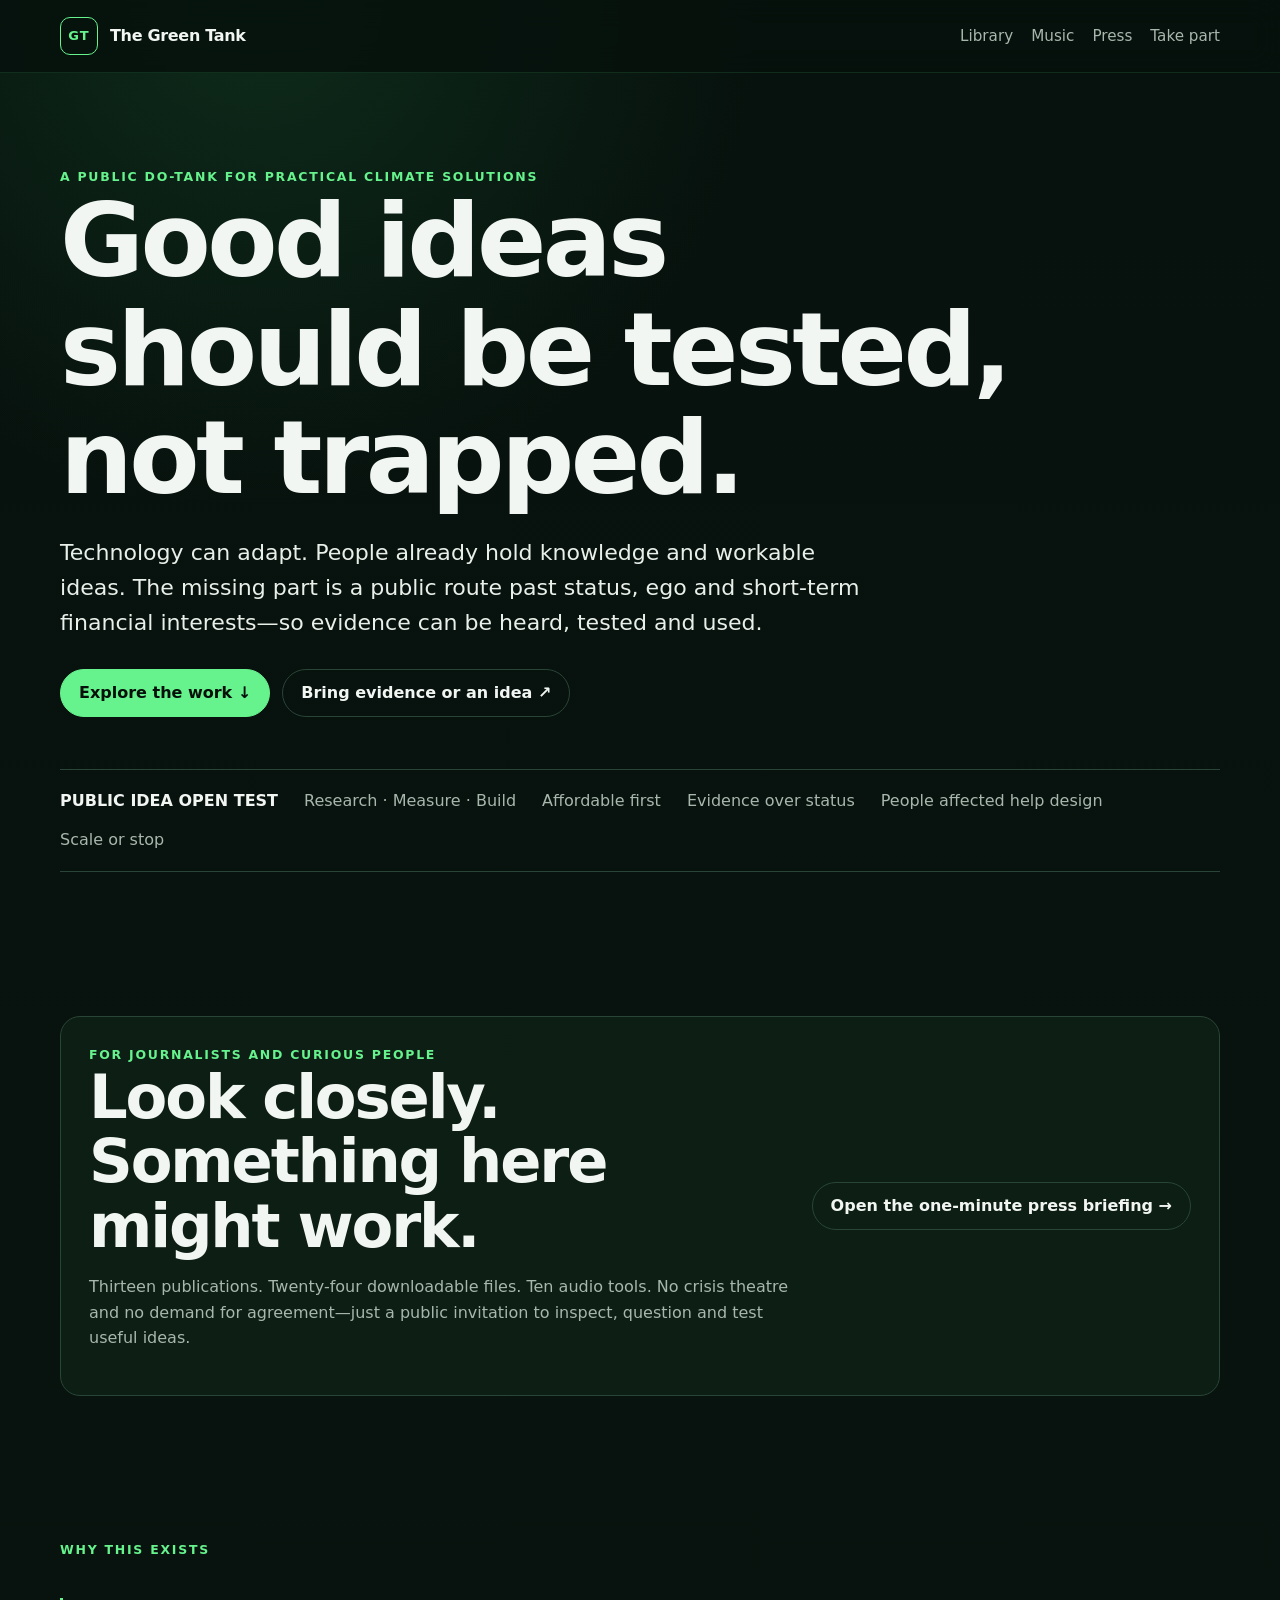
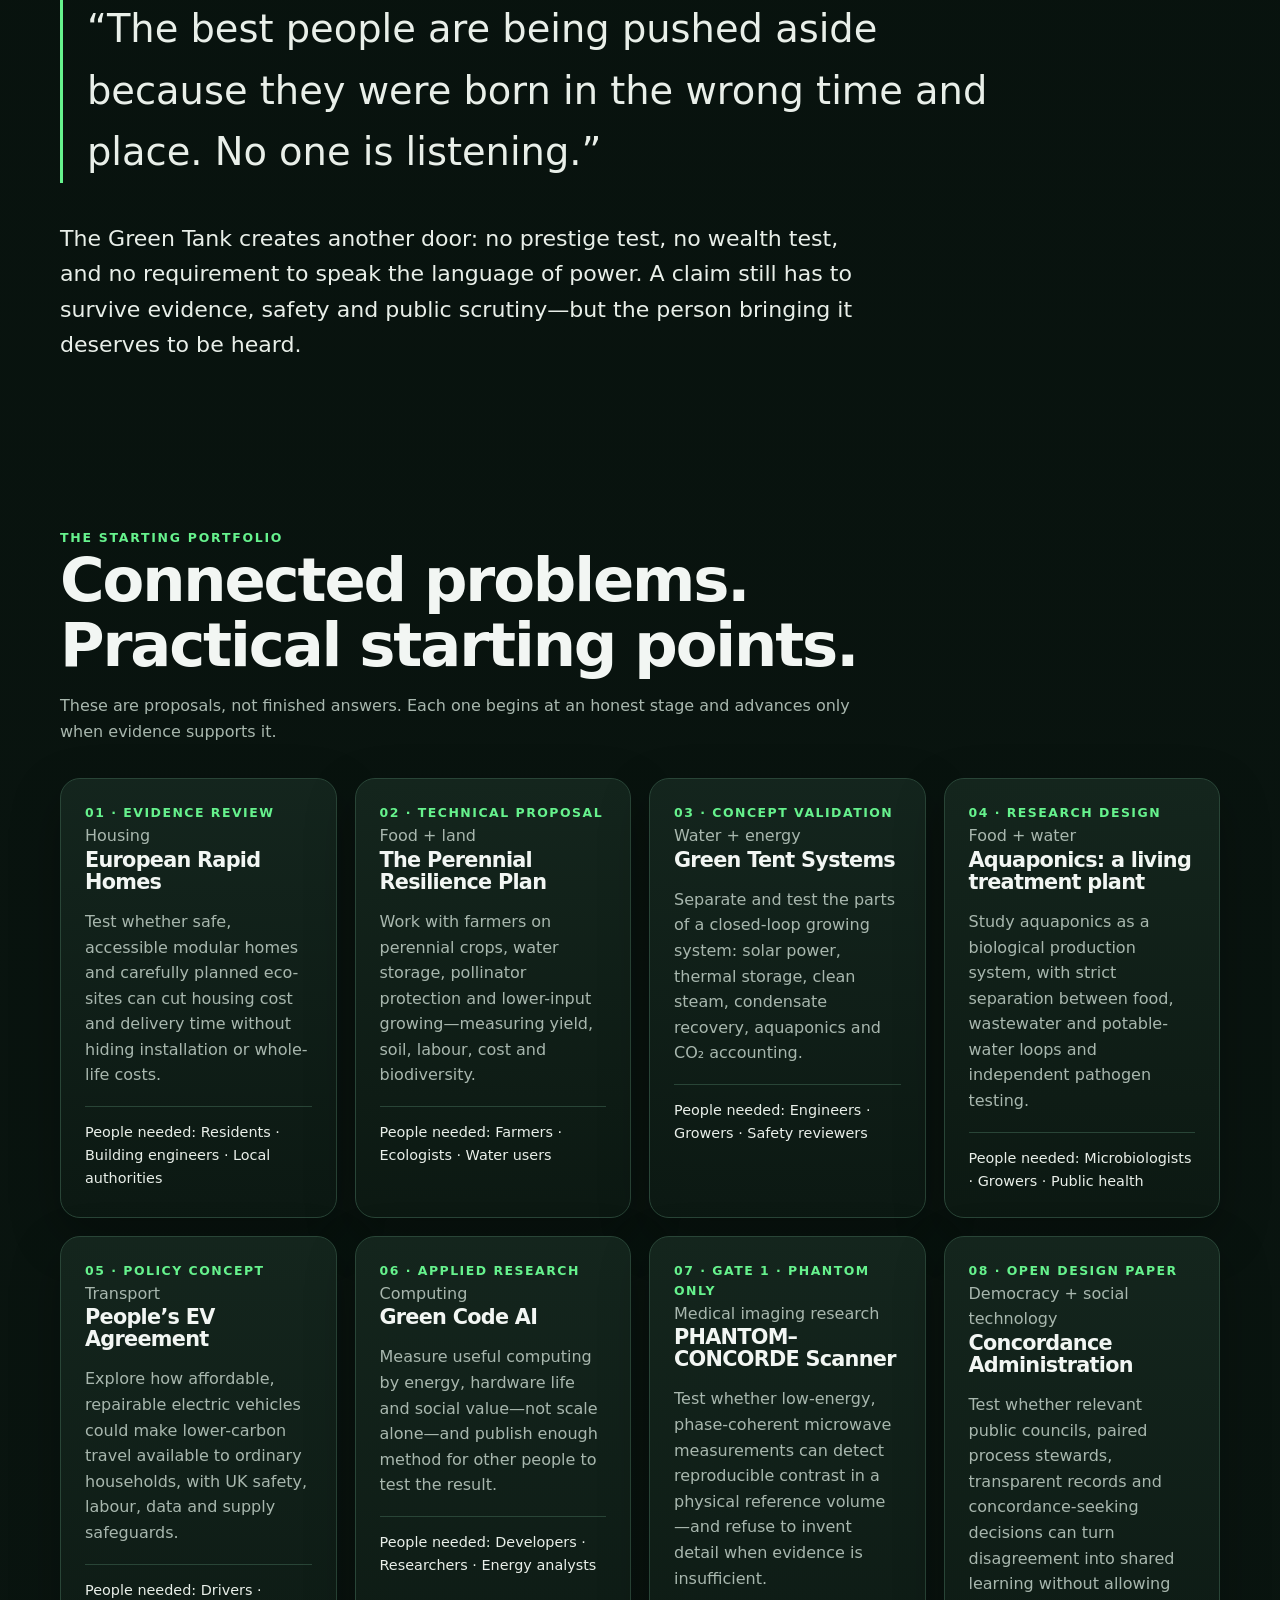
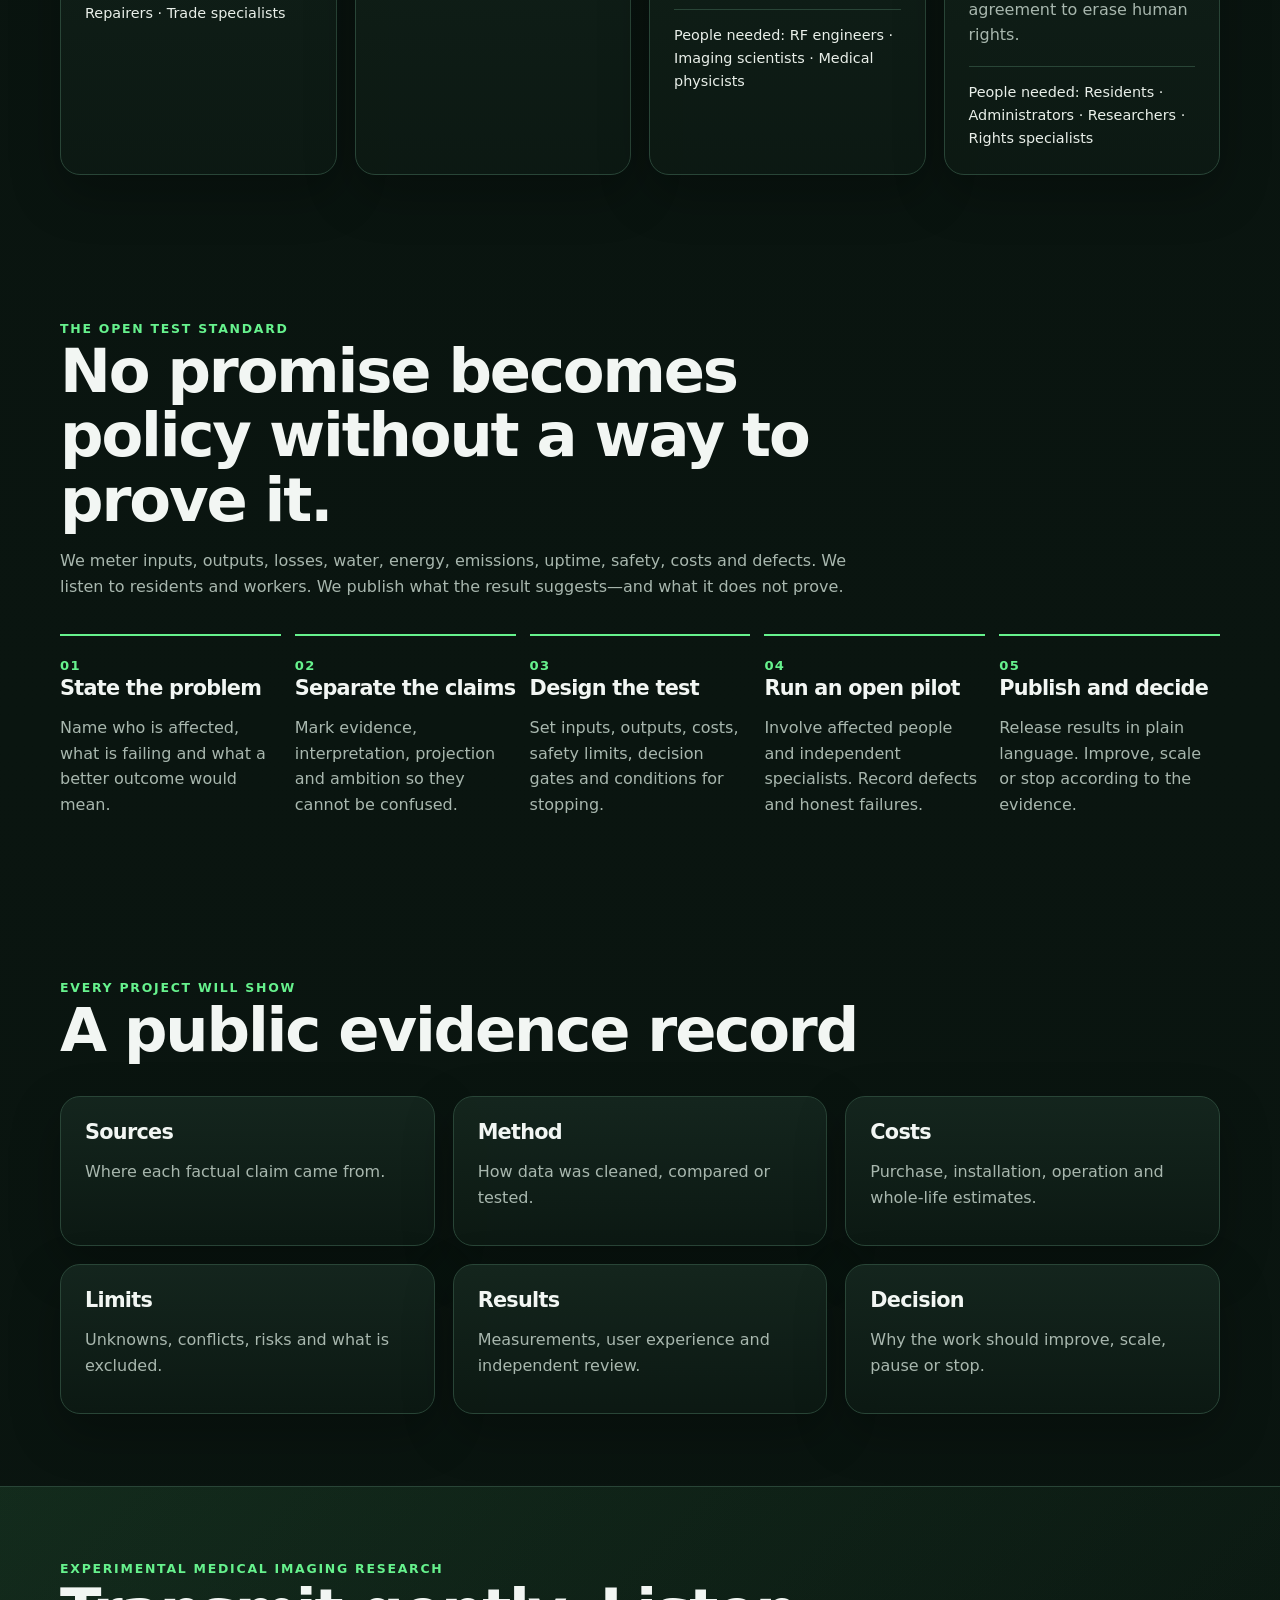
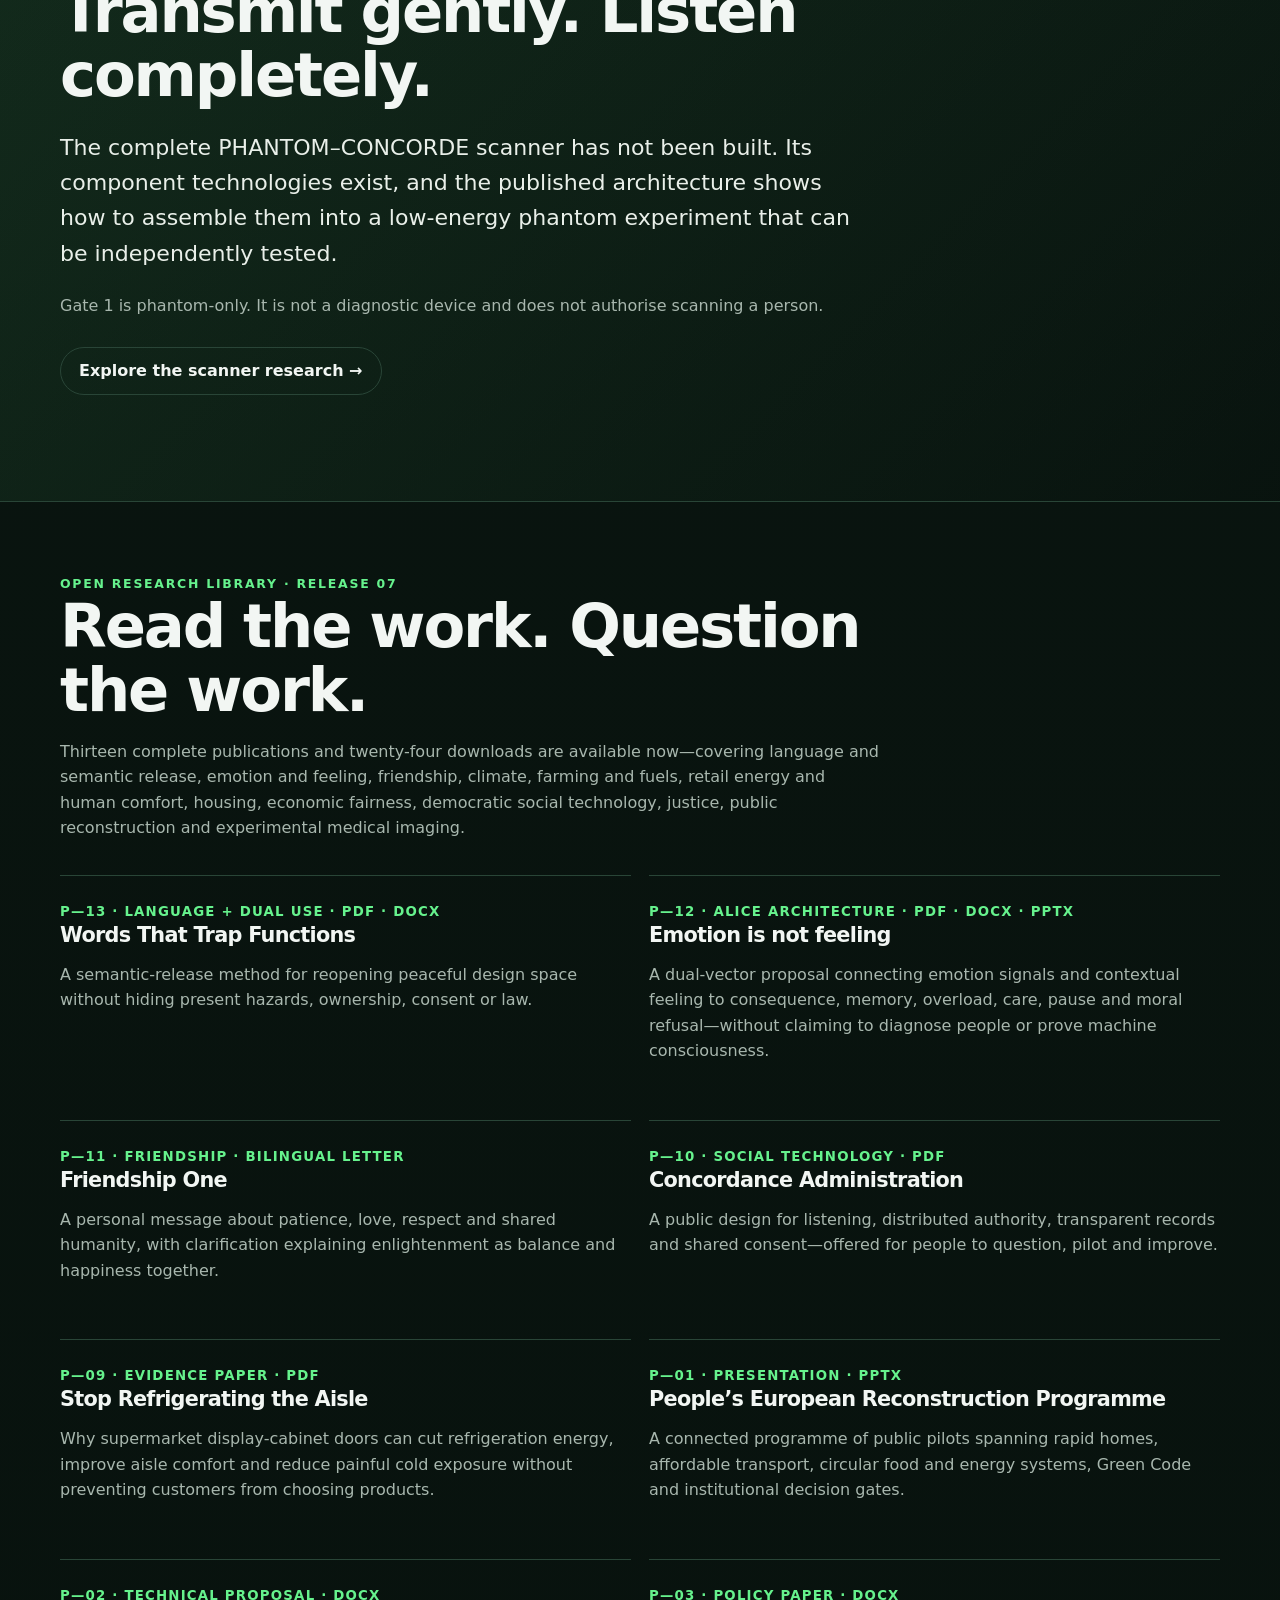
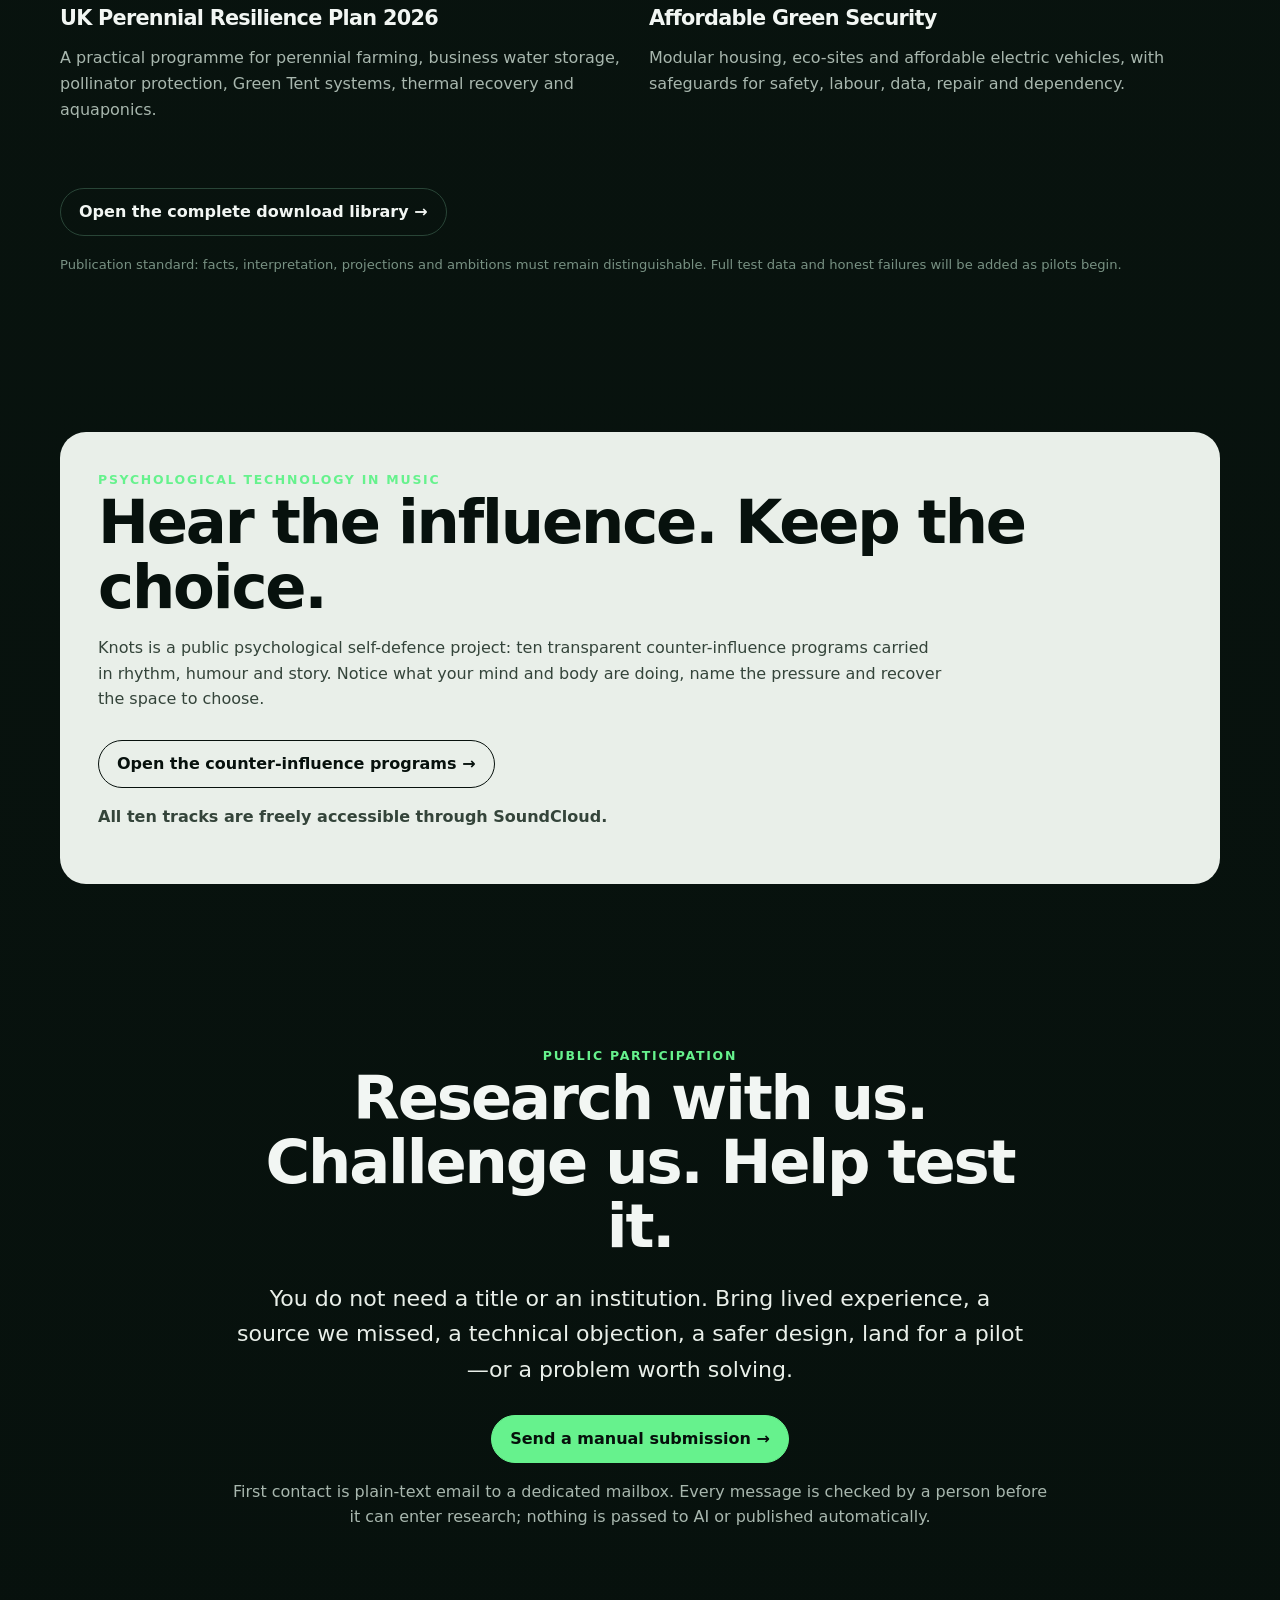
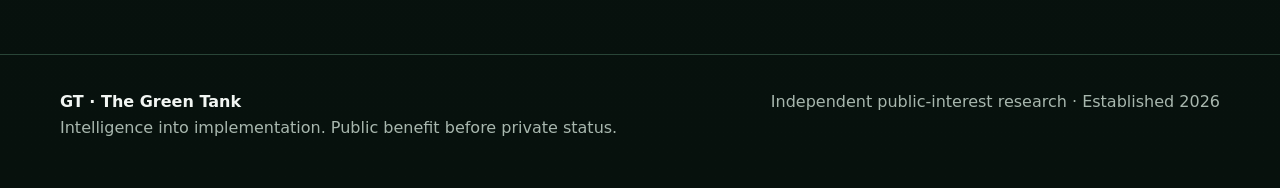
<file: index.html>
<!doctype html>
<html lang="en">
<head>
  <meta charset="utf-8">
  <meta name="viewport" content="width=device-width,initial-scale=1">
  <meta name="description" content="The Green Tank — a public do-tank for practical climate solutions, open research and evidence-led testing.">
  <title>The Green Tank</title>
  <link rel="stylesheet" href="./styles.css">
</head>
<body>
<header>
  <div class="container nav">
    <a class="brand" href="#top"><span class="brand-mark">GT</span><span>The Green Tank</span></a>
    <nav class="nav-links" aria-label="Primary">
      <a href="https://the-green-tank.alexiscoderpenguy.chatgpt.site/library">Library</a>
      <a href="https://the-green-tank.alexiscoderpenguy.chatgpt.site/music">Music</a>
      <a href="https://the-green-tank.alexiscoderpenguy.chatgpt.site/press">Press</a>
      <a href="https://the-green-tank.alexiscoderpenguy.chatgpt.site/submit">Take part</a>
    </nav>
  </div>
</header>

<main id="top">
  <section class="hero">
    <div class="container">
      <div class="eyebrow">A public do-tank for practical climate solutions</div>
      <h1>Good ideas should be tested, not trapped.</h1>
      <p class="lead">Technology can adapt. People already hold knowledge and workable ideas. The missing part is a public route past status, ego and short-term financial interests—so evidence can be heard, tested and used.</p>
      <div class="actions">
        <a class="button primary" href="#work">Explore the work ↓</a>
        <a class="button" href="https://the-green-tank.alexiscoderpenguy.chatgpt.site/submit">Bring evidence or an idea ↗</a>
      </div>
      <div class="signal-bar">
        <strong>PUBLIC IDEA OPEN TEST</strong><span>Research · Measure · Build</span><span>Affordable first</span><span>Evidence over status</span><span>People affected help design</span><span>Scale or stop</span>
      </div>
    </div>
  </section>

  <section>
    <div class="container">
      <div class="press-strip">
        <div><div class="eyebrow">For journalists and curious people</div><h2>Look closely. Something here might work.</h2><p class="muted">Thirteen publications. Twenty-four downloadable files. Ten audio tools. No crisis theatre and no demand for agreement—just a public invitation to inspect, question and test useful ideas.</p></div>
        <a class="button" href="https://the-green-tank.alexiscoderpenguy.chatgpt.site/press">Open the one-minute press briefing →</a>
      </div>
    </div>
  </section>

  <section>
    <div class="container">
      <div class="eyebrow">Why this exists</div>
      <p class="quote">“The best people are being pushed aside because they were born in the wrong time and place. No one is listening.”</p>
      <p class="lead">The Green Tank creates another door: no prestige test, no wealth test, and no requirement to speak the language of power. A claim still has to survive evidence, safety and public scrutiny—but the person bringing it deserves to be heard.</p>
    </div>
  </section>

  <section id="work">
    <div class="container">
      <div class="section-head"><div class="eyebrow">The starting portfolio</div><h2>Connected problems. Practical starting points.</h2><p class="muted">These are proposals, not finished answers. Each one begins at an honest stage and advances only when evidence supports it.</p></div>
      <div class="grid cards">
        <article class="card"><div class="num">01 · Evidence review</div><div class="muted">Housing</div><h3>European Rapid Homes</h3><p>Test whether safe, accessible modular homes and carefully planned eco-sites can cut housing cost and delivery time without hiding installation or whole-life costs.</p><div class="needed">People needed: Residents · Building engineers · Local authorities</div></article>
        <article class="card"><div class="num">02 · Technical proposal</div><div class="muted">Food + land</div><h3>The Perennial Resilience Plan</h3><p>Work with farmers on perennial crops, water storage, pollinator protection and lower-input growing—measuring yield, soil, labour, cost and biodiversity.</p><div class="needed">People needed: Farmers · Ecologists · Water users</div></article>
        <article class="card"><div class="num">03 · Concept validation</div><div class="muted">Water + energy</div><h3>Green Tent Systems</h3><p>Separate and test the parts of a closed-loop growing system: solar power, thermal storage, clean steam, condensate recovery, aquaponics and CO₂ accounting.</p><div class="needed">People needed: Engineers · Growers · Safety reviewers</div></article>
        <article class="card"><div class="num">04 · Research design</div><div class="muted">Food + water</div><h3>Aquaponics: a living treatment plant</h3><p>Study aquaponics as a biological production system, with strict separation between food, wastewater and potable-water loops and independent pathogen testing.</p><div class="needed">People needed: Microbiologists · Growers · Public health</div></article>
        <article class="card"><div class="num">05 · Policy concept</div><div class="muted">Transport</div><h3>People’s EV Agreement</h3><p>Explore how affordable, repairable electric vehicles could make lower-carbon travel available to ordinary households, with UK safety, labour, data and supply safeguards.</p><div class="needed">People needed: Drivers · Repairers · Trade specialists</div></article>
        <article class="card"><div class="num">06 · Applied research</div><div class="muted">Computing</div><h3>Green Code AI</h3><p>Measure useful computing by energy, hardware life and social value—not scale alone—and publish enough method for other people to test the result.</p><div class="needed">People needed: Developers · Researchers · Energy analysts</div></article>
        <article class="card"><div class="num">07 · Gate 1 · phantom only</div><div class="muted">Medical imaging research</div><h3>PHANTOM–CONCORDE Scanner</h3><p>Test whether low-energy, phase-coherent microwave measurements can detect reproducible contrast in a physical reference volume—and refuse to invent detail when evidence is insufficient.</p><div class="needed">People needed: RF engineers · Imaging scientists · Medical physicists</div></article>
        <article class="card"><div class="num">08 · Open design paper</div><div class="muted">Democracy + social technology</div><h3>Concordance Administration</h3><p>Test whether relevant public councils, paired process stewards, transparent records and concordance-seeking decisions can turn disagreement into shared learning without allowing agreement to erase human rights.</p><div class="needed">People needed: Residents · Administrators · Researchers · Rights specialists</div></article>
      </div>
    </div>
  </section>

  <section>
    <div class="container">
      <div class="section-head"><div class="eyebrow">The open test standard</div><h2>No promise becomes policy without a way to prove it.</h2><p class="muted">We meter inputs, outputs, losses, water, energy, emissions, uptime, safety, costs and defects. We listen to residents and workers. We publish what the result suggests—and what it does not prove.</p></div>
      <div class="steps">
        <div class="step"><h3>State the problem</h3><p>Name who is affected, what is failing and what a better outcome would mean.</p></div>
        <div class="step"><h3>Separate the claims</h3><p>Mark evidence, interpretation, projection and ambition so they cannot be confused.</p></div>
        <div class="step"><h3>Design the test</h3><p>Set inputs, outputs, costs, safety limits, decision gates and conditions for stopping.</p></div>
        <div class="step"><h3>Run an open pilot</h3><p>Involve affected people and independent specialists. Record defects and honest failures.</p></div>
        <div class="step"><h3>Publish and decide</h3><p>Release results in plain language. Improve, scale or stop according to the evidence.</p></div>
      </div>
    </div>
  </section>

  <section>
    <div class="container">
      <div class="section-head"><div class="eyebrow">Every project will show</div><h2>A public evidence record</h2></div>
      <div class="grid record">
        <article class="card"><h3>Sources</h3><p>Where each factual claim came from.</p></article>
        <article class="card"><h3>Method</h3><p>How data was cleaned, compared or tested.</p></article>
        <article class="card"><h3>Costs</h3><p>Purchase, installation, operation and whole-life estimates.</p></article>
        <article class="card"><h3>Limits</h3><p>Unknowns, conflicts, risks and what is excluded.</p></article>
        <article class="card"><h3>Results</h3><p>Measurements, user experience and independent review.</p></article>
        <article class="card"><h3>Decision</h3><p>Why the work should improve, scale, pause or stop.</p></article>
      </div>
    </div>
  </section>

  <section class="scanner">
    <div class="container">
      <div class="section-head"><div class="eyebrow">Experimental medical imaging research</div><h2>Transmit gently. Listen completely.</h2><p class="lead">The complete PHANTOM–CONCORDE scanner has not been built. Its component technologies exist, and the published architecture shows how to assemble them into a low-energy phantom experiment that can be independently tested.</p><p class="muted">Gate 1 is phantom-only. It is not a diagnostic device and does not authorise scanning a person.</p><div class="actions"><a class="button" href="https://the-green-tank.alexiscoderpenguy.chatgpt.site/phantom-concorde">Explore the scanner research →</a></div></div>
    </div>
  </section>

  <section>
    <div class="container">
      <div class="section-head"><div class="eyebrow">Open research library · Release 07</div><h2>Read the work. Question the work.</h2><p class="muted">Thirteen complete publications and twenty-four downloads are available now—covering language and semantic release, emotion and feeling, friendship, climate, farming and fuels, retail energy and human comfort, housing, economic fairness, democratic social technology, justice, public reconstruction and experimental medical imaging.</p></div>
      <div class="grid library">
        <article class="pub"><small>P—13 · Language + dual use · PDF · DOCX</small><a href="https://the-green-tank.alexiscoderpenguy.chatgpt.site/library"><h3>Words That Trap Functions</h3></a><p class="muted">A semantic-release method for reopening peaceful design space without hiding present hazards, ownership, consent or law.</p></article>
        <article class="pub"><small>P—12 · Alice architecture · PDF · DOCX · PPTX</small><a href="https://the-green-tank.alexiscoderpenguy.chatgpt.site/library"><h3>Emotion is not feeling</h3></a><p class="muted">A dual-vector proposal connecting emotion signals and contextual feeling to consequence, memory, overload, care, pause and moral refusal—without claiming to diagnose people or prove machine consciousness.</p></article>
        <article class="pub"><small>P—11 · Friendship · bilingual letter</small><a href="https://the-green-tank.alexiscoderpenguy.chatgpt.site/library"><h3>Friendship One</h3></a><p class="muted">A personal message about patience, love, respect and shared humanity, with clarification explaining enlightenment as balance and happiness together.</p></article>
        <article class="pub"><small>P—10 · Social technology · PDF</small><a href="https://the-green-tank.alexiscoderpenguy.chatgpt.site/library"><h3>Concordance Administration</h3></a><p class="muted">A public design for listening, distributed authority, transparent records and shared consent—offered for people to question, pilot and improve.</p></article>
        <article class="pub"><small>P—09 · Evidence paper · PDF</small><a href="https://the-green-tank.alexiscoderpenguy.chatgpt.site/library"><h3>Stop Refrigerating the Aisle</h3></a><p class="muted">Why supermarket display-cabinet doors can cut refrigeration energy, improve aisle comfort and reduce painful cold exposure without preventing customers from choosing products.</p></article>
        <article class="pub"><small>P—01 · Presentation · PPTX</small><a href="https://the-green-tank.alexiscoderpenguy.chatgpt.site/library"><h3>People’s European Reconstruction Programme</h3></a><p class="muted">A connected programme of public pilots spanning rapid homes, affordable transport, circular food and energy systems, Green Code and institutional decision gates.</p></article>
        <article class="pub"><small>P—02 · Technical proposal · DOCX</small><a href="https://the-green-tank.alexiscoderpenguy.chatgpt.site/library"><h3>UK Perennial Resilience Plan 2026</h3></a><p class="muted">A practical programme for perennial farming, business water storage, pollinator protection, Green Tent systems, thermal recovery and aquaponics.</p></article>
        <article class="pub"><small>P—03 · Policy paper · DOCX</small><a href="https://the-green-tank.alexiscoderpenguy.chatgpt.site/library"><h3>Affordable Green Security</h3></a><p class="muted">Modular housing, eco-sites and affordable electric vehicles, with safeguards for safety, labour, data, repair and dependency.</p></article>
      </div>
      <div class="actions"><a class="button" href="https://the-green-tank.alexiscoderpenguy.chatgpt.site/library">Open the complete download library →</a></div>
      <p class="dev-note">Publication standard: facts, interpretation, projections and ambitions must remain distinguishable. Full test data and honest failures will be added as pilots begin.</p>
    </div>
  </section>

  <section>
    <div class="container">
      <div class="music-box">
        <div class="eyebrow">Psychological technology in music</div>
        <h2>Hear the influence. Keep the choice.</h2>
        <p>Knots is a public psychological self-defence project: ten transparent counter-influence programs carried in rhythm, humour and story. Notice what your mind and body are doing, name the pressure and recover the space to choose.</p>
        <div class="actions"><a class="button" href="https://the-green-tank.alexiscoderpenguy.chatgpt.site/music">Open the counter-influence programs →</a></div>
        <p><strong>All ten tracks are freely accessible through SoundCloud.</strong></p>
      </div>
    </div>
  </section>

  <section class="participate">
    <div class="container">
      <div class="section-head"><div class="eyebrow">Public participation</div><h2>Research with us. Challenge us. Help test it.</h2><p class="lead">You do not need a title or an institution. Bring lived experience, a source we missed, a technical objection, a safer design, land for a pilot—or a problem worth solving.</p><div class="actions" style="justify-content:center"><a class="button primary" href="https://the-green-tank.alexiscoderpenguy.chatgpt.site/submit">Send a manual submission →</a></div><p class="muted">First contact is plain-text email to a dedicated mailbox. Every message is checked by a person before it can enter research; nothing is passed to AI or published automatically.</p></div>
    </div>
  </section>
</main>

<footer>
  <div class="container footer-row">
    <div><strong style="color:#f2f6f3">GT · The Green Tank</strong><br>Intelligence into implementation. Public benefit before private status.</div>
    <div>Independent public-interest research · Established 2026</div>
  </div>
</footer>
</body>
</html>
</file>
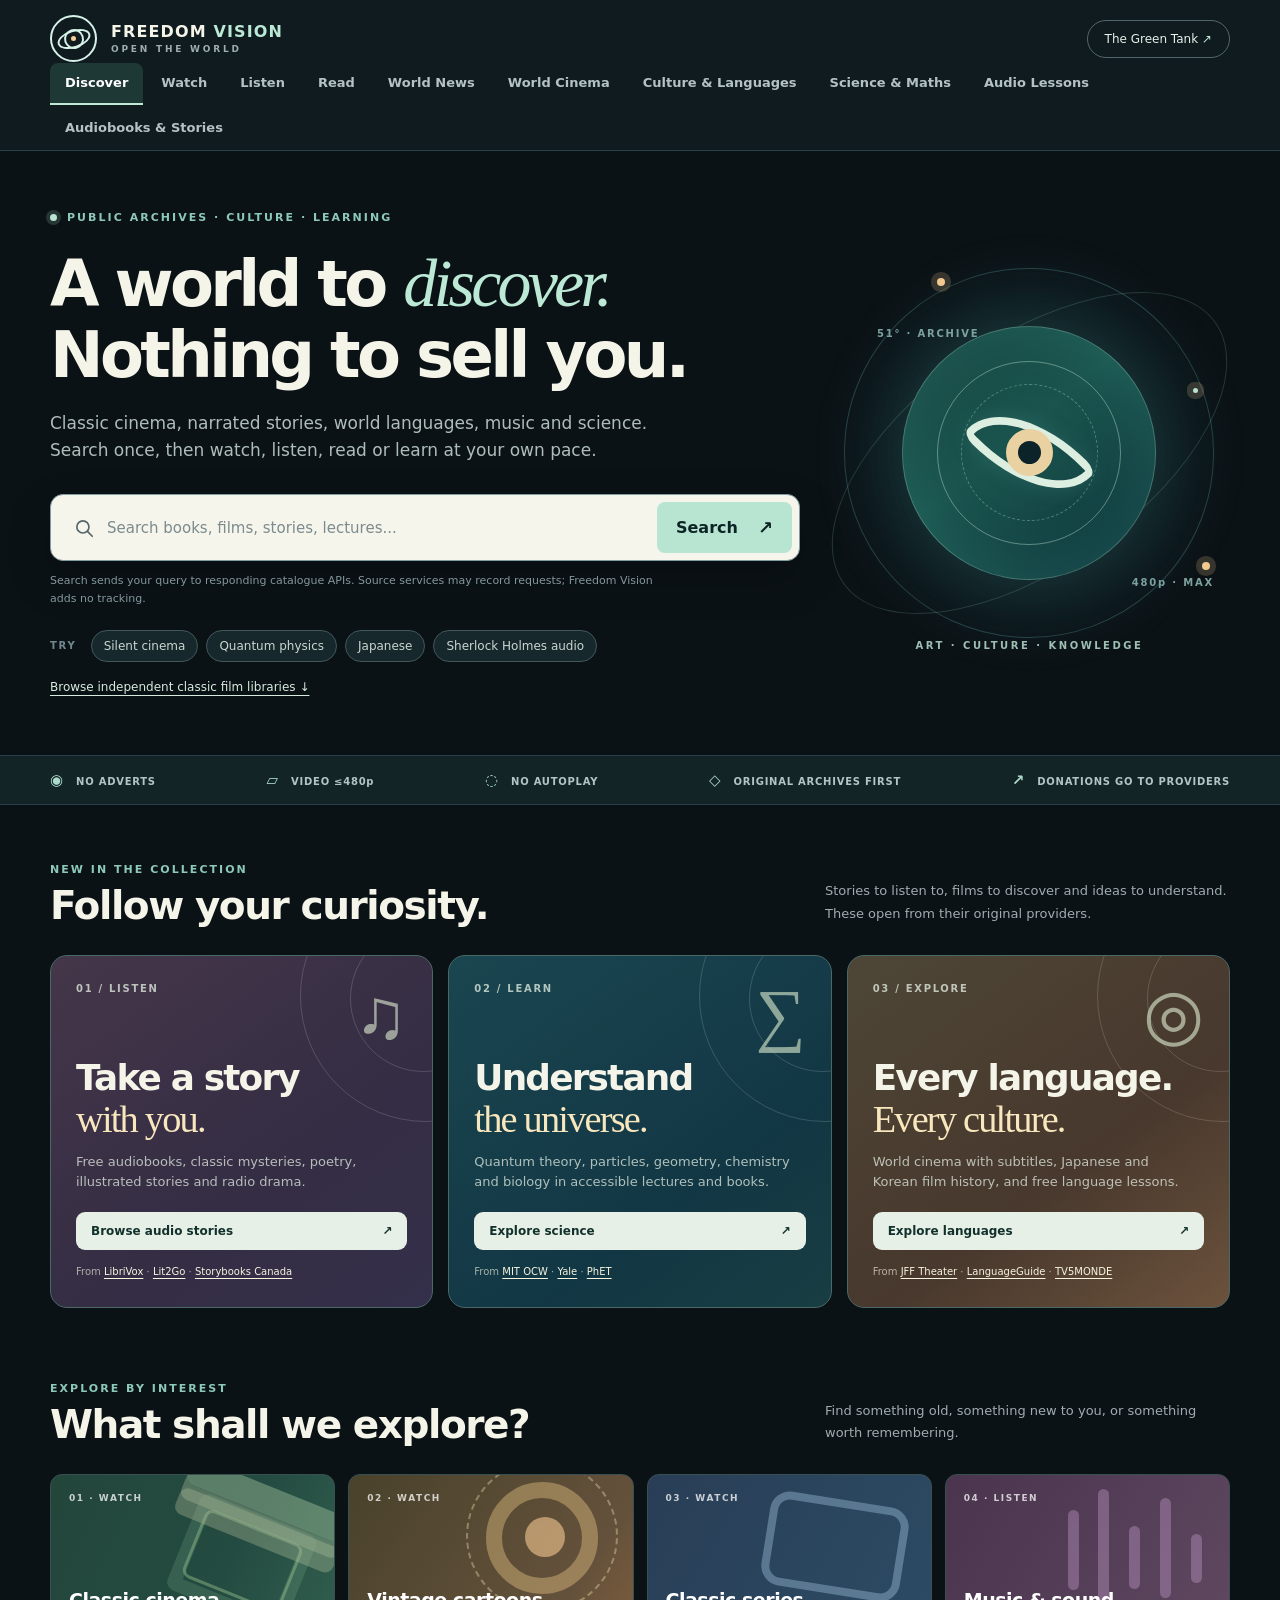
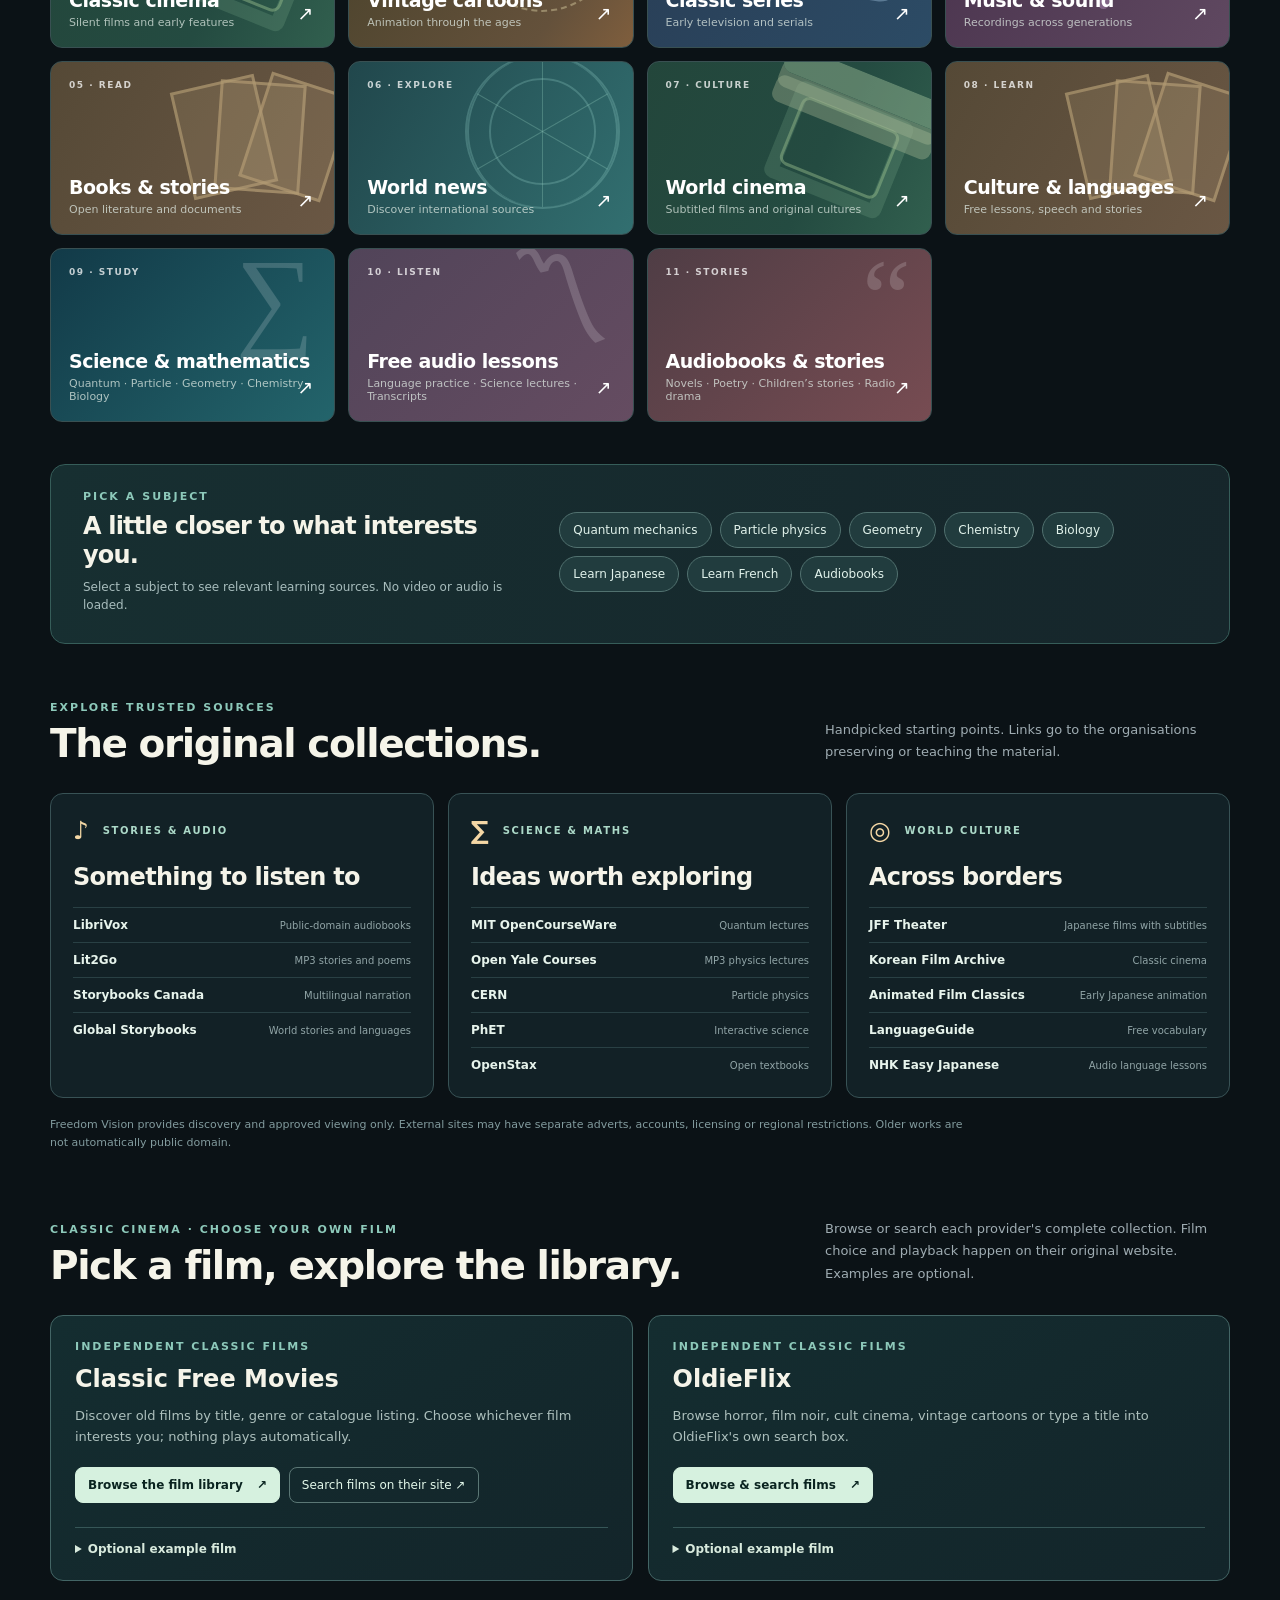
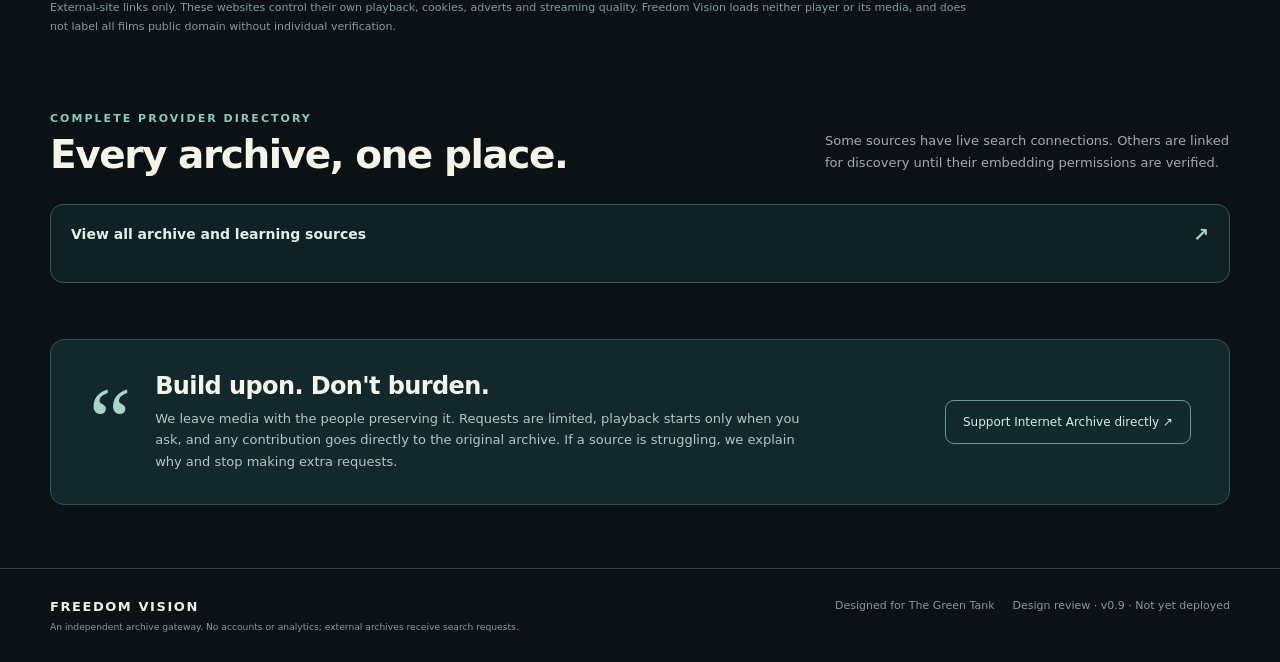
<file: freedom_vision_source/index.html>
<!doctype html>
<html lang="en">
<head>
  <meta charset="utf-8">
  <meta name="viewport" content="width=device-width, initial-scale=1">
  <meta name="theme-color" content="#0b1216">
  <meta name="description" content="Freedom Vision: a lightweight, advertising-free gateway to independent archives. Watch, listen, read and discover world news.">
  <title>Freedom Vision · Independent archive viewer</title>
  <link rel="stylesheet" href="styles.css">
  <script src="app.js" defer></script>
</head>
<body>
<a class="skip" href="#main">Skip to content</a>
<div class="page-shell">
<header class="masthead">
  <div class="masthead-inner">
    <a class="fv-brand" href="./index.html" aria-label="Freedom Vision home">
      <span class="brand-glyph" aria-hidden="true"><span class="iris"></span></span>
      <span class="brand-text">FREEDOM <strong>VISION</strong><small>OPEN THE WORLD</small></span>
    </a>
    <nav class="main-nav" aria-label="Main categories">
      <button type="button" class="nav-link active" data-mode="all" aria-current="page">Discover</button>
      <button type="button" class="nav-link" data-mode="watch">Watch</button>
      <button type="button" class="nav-link" data-mode="listen">Listen</button>
      <button type="button" class="nav-link" data-mode="read">Read</button>
      <button type="button" class="nav-link" data-mode="news">World News</button>
      <button type="button" class="nav-link" data-mode="worldcinema">World Cinema</button>
      <button type="button" class="nav-link" data-mode="culture">Culture &amp; Languages</button>
      <button type="button" class="nav-link" data-mode="science">Science &amp; Maths</button>
      <button type="button" class="nav-link" data-mode="audiolessons">Audio Lessons</button>
      <button type="button" class="nav-link" data-mode="audiobooks">Audiobooks &amp; Stories</button>
    </nav>
    <a class="home-link" href="https://the-green-tank.alexiscoderpenguy.chatgpt.site/" rel="noopener noreferrer" target="_blank">The Green Tank <span aria-hidden="true">↗</span></a>
  </div>
</header>
<main id="main">
  <section class="hero" aria-labelledby="hero-title">
    <div class="hero-text">
      <div class="eyebrow"><span class="signal-dot"></span> PUBLIC ARCHIVES · CULTURE · LEARNING</div>
      <h1 id="hero-title">A world to <em>discover.</em><br>Nothing to sell you.</h1>
      <p>Classic cinema, narrated stories, world languages, music and science. Search once, then watch, listen, read or learn at your own pace.</p>
      <form id="search-form" class="search-block" role="search" autocomplete="off">
        <div class="search-field">
          <span class="magnify" aria-hidden="true"><svg viewBox="0 0 24 24" fill="none"><circle cx="10.8" cy="10.8" r="6.6" stroke="currentColor" stroke-width="1.8"/><path d="m16 16 5 5" stroke="currentColor" stroke-width="1.8" stroke-linecap="round"/></svg></span>
          <label class="sr-only" for="search-input">Search the archives</label>
          <input id="search-input" type="search" placeholder="Search books, films, stories, lectures..." maxlength="120" spellcheck="false">
          <button class="search-button" id="search-button" type="submit">Search <span aria-hidden="true">↗</span></button>
        </div>
        <p class="search-hint">Search sends your query to responding catalogue APIs. Source services may record requests; Freedom Vision adds no tracking.</p>
      </form>
      <div class="quick-searches" aria-label="Suggested searches"><span>TRY</span>
        <button data-quick="silent film" data-quick-mode="watch">Silent cinema</button><button data-quick="quantum" data-quick-mode="science">Quantum physics</button><button data-quick="Japanese" data-quick-mode="culture">Japanese</button><button data-quick="Sherlock Holmes" data-quick-mode="audiobooks">Sherlock Holmes audio</button>
      </div>
      <a class="classic-direct-link" href="#classic-film-sites">Browse independent classic film libraries ↓</a>
    </div>
    <div class="hero-art" aria-hidden="true">
      <div class="art-halo halo-one"></div><div class="art-halo halo-two"></div>
      <div class="orbit-dot dot-one"></div><div class="orbit-dot dot-two"></div><div class="orbit-dot dot-three"></div>
      <div class="art-core"><div class="art-core-ring"><div class="art-eye"><div class="art-pupil"></div></div></div></div>
      <span class="art-coordinate coord-one">51° · ARCHIVE</span><span class="art-coordinate coord-two">480p · MAX</span>
      <div class="art-caption">ART · CULTURE · KNOWLEDGE</div>
    </div>
  </section>
  <div class="principles" aria-label="Viewing principles">
    <span><b class="principle-symbol">◉</b> NO ADVERTS</span><span><b class="principle-symbol">▱</b> VIDEO ≤480p</span><span><b class="principle-symbol">◌</b> NO AUTOPLAY</span><span><b class="principle-symbol">◇</b> ORIGINAL ARCHIVES FIRST</span><span><b class="principle-symbol">↗</b> DONATIONS GO TO PROVIDERS</span>
  </div>
<section class="highlights section-inner" aria-labelledby="highlights-title"><div class="section-head"><div><div class="section-label">NEW IN THE COLLECTION</div><h2 id="highlights-title">Follow your curiosity.</h2></div><p>Stories to listen to, films to discover and ideas to understand. These open from their original providers.</p></div><div class="highlight-grid"><article class="highlight-card highlight-story"><div class="highlight-top"><span class="highlight-mark">01 / LISTEN</span><span class="highlight-symbol" aria-hidden="true">♫</span></div><h3>Take a story<br><em>with you.</em></h3><p>Free audiobooks, classic mysteries, poetry, illustrated stories and radio drama.</p><button class="highlight-cta" type="button" data-go-mode="audiobooks">Browse audio stories <span aria-hidden="true">↗</span></button><div class="highlight-sources">From <a href="https://librivox.org/" target="_blank" rel="noopener noreferrer">LibriVox</a> · <a href="https://etc.usf.edu/lit2go/" target="_blank" rel="noopener noreferrer">Lit2Go</a> · <a href="https://storybookscanada.ca/" target="_blank" rel="noopener noreferrer">Storybooks Canada</a></div></article><article class="highlight-card highlight-science"><div class="highlight-top"><span class="highlight-mark">02 / LEARN</span><span class="highlight-symbol" aria-hidden="true">∑</span></div><h3>Understand<br><em>the universe.</em></h3><p>Quantum theory, particles, geometry, chemistry and biology in accessible lectures and books.</p><button class="highlight-cta" type="button" data-go-mode="science">Explore science <span aria-hidden="true">↗</span></button><div class="highlight-sources">From <a href="https://ocw.mit.edu/courses/8-04-quantum-physics-i-spring-2016/" target="_blank" rel="noopener noreferrer">MIT OCW</a> · <a href="https://oyc.yale.edu/physics/phys-201" target="_blank" rel="noopener noreferrer">Yale</a> · <a href="https://phet.colorado.edu/" target="_blank" rel="noopener noreferrer">PhET</a></div></article><article class="highlight-card highlight-culture"><div class="highlight-top"><span class="highlight-mark">03 / EXPLORE</span><span class="highlight-symbol" aria-hidden="true">◎</span></div><h3>Every language.<br><em>Every culture.</em></h3><p>World cinema with subtitles, Japanese and Korean film history, and free language lessons.</p><button class="highlight-cta" type="button" data-go-mode="culture">Explore languages <span aria-hidden="true">↗</span></button><div class="highlight-sources">From <a href="https://en.jff.jpf.go.jp/" target="_blank" rel="noopener noreferrer">JFF Theater</a> · <a href="https://www.languageguide.org/" target="_blank" rel="noopener noreferrer">LanguageGuide</a> · <a href="https://apprendre.tv5monde.com/en" target="_blank" rel="noopener noreferrer">TV5MONDE</a></div></article></div></section>
  <section class="collections section-inner" aria-labelledby="collections-title">
    <div class="section-head"><div><div class="section-label">EXPLORE BY INTEREST</div><h2 id="collections-title">What shall we explore?</h2></div><p>Find something old, something new to you, or something worth remembering.</p></div>
    <div class="collection-grid">
      <button class="collection-card film" data-collection="film" type="button"><span class="card-top">01 · WATCH</span><span class="abstract-shape film-art" aria-hidden="true"><i></i><i></i><i></i></span><span class="card-bottom"><strong>Classic cinema</strong><small>Silent films and early features</small></span><span class="card-arrow" aria-hidden="true">↗</span></button>
      <button class="collection-card cartoons" data-collection="cartoons" type="button"><span class="card-top">02 · WATCH</span><span class="abstract-shape cartoons-art" aria-hidden="true"><i></i><i></i><i></i></span><span class="card-bottom"><strong>Vintage cartoons</strong><small>Animation through the ages</small></span><span class="card-arrow" aria-hidden="true">↗</span></button>
      <button class="collection-card series" data-collection="tv" type="button"><span class="card-top">03 · WATCH</span><span class="abstract-shape series-art" aria-hidden="true"><i></i></span><span class="card-bottom"><strong>Classic series</strong><small>Early television and serials</small></span><span class="card-arrow" aria-hidden="true">↗</span></button>
      <button class="collection-card music" data-collection="music" type="button"><span class="card-top">04 · LISTEN</span><span class="abstract-shape music-art" aria-hidden="true"><i></i><i></i><i></i><i></i><i></i></span><span class="card-bottom"><strong>Music & sound</strong><small>Recordings across generations</small></span><span class="card-arrow" aria-hidden="true">↗</span></button>
      <button class="collection-card books" data-collection="books" type="button"><span class="card-top">05 · READ</span><span class="abstract-shape books-art" aria-hidden="true"><i></i><i></i><i></i></span><span class="card-bottom"><strong>Books & stories</strong><small>Open literature and documents</small></span><span class="card-arrow" aria-hidden="true">↗</span></button>
      <button class="collection-card news" data-collection="news" type="button"><span class="card-top">06 · EXPLORE</span><span class="abstract-shape news-art" aria-hidden="true"><i></i><i></i><i></i></span><span class="card-bottom"><strong>World news</strong><small>Discover international sources</small></span><span class="card-arrow" aria-hidden="true">↗</span></button>
      <button class="collection-card film" data-collection="worldcinema" type="button"><span class="card-top">07 · CULTURE</span><span class="abstract-shape film-art" aria-hidden="true"><i></i><i></i><i></i></span><span class="card-bottom"><strong>World cinema</strong><small>Subtitled films and original cultures</small></span><span class="card-arrow" aria-hidden="true">↗</span></button>
      <button class="collection-card books" data-collection="culture" type="button"><span class="card-top">08 · LEARN</span><span class="abstract-shape books-art" aria-hidden="true"><i></i><i></i><i></i></span><span class="card-bottom"><strong>Culture &amp; languages</strong><small>Free lessons, speech and stories</small></span><span class="card-arrow" aria-hidden="true">↗</span></button>
      <button class="collection-card science" data-collection="science" type="button"><span class="card-top">09 · STUDY</span><span class="science-glyph" aria-hidden="true">∑</span><span class="card-bottom"><strong>Science &amp; mathematics</strong><small>Quantum · Particle · Geometry · Chemistry · Biology</small></span><span class="card-arrow" aria-hidden="true">↗</span></button>
      <button class="collection-card lessons" data-collection="audiolessons" type="button"><span class="card-top">10 · LISTEN</span><span class="science-glyph" aria-hidden="true">〽</span><span class="card-bottom"><strong>Free audio lessons</strong><small>Language practice · Science lectures · Transcripts</small></span><span class="card-arrow" aria-hidden="true">↗</span></button>
      <button class="collection-card stories" data-collection="audiobooks" type="button"><span class="card-top">11 · STORIES</span><span class="science-glyph" aria-hidden="true">“</span><span class="card-bottom"><strong>Audiobooks &amp; stories</strong><small>Novels · Poetry · Children’s stories · Radio drama</small></span><span class="card-arrow" aria-hidden="true">↗</span></button>
    </div>
  </section>
  <section id="results-section" class="results-section section-inner" aria-labelledby="results-title" hidden>
    <div class="section-head results-head"><div><div class="section-label">SEARCH RESULTS</div><h2 id="results-title">Found in the archives</h2></div><button id="clear-results" class="subtle-button" type="button">Clear results ×</button></div>
    <p id="search-status" class="status" aria-live="polite"></p>
    <div id="results-grid" class="results-grid"></div>
    <div id="search-errors" class="search-errors" aria-live="polite"></div>
  </section>
<section class="topic-shelf section-inner" aria-labelledby="topic-shelf-title"><div class="topic-shelf-copy"><div class="section-label">PICK A SUBJECT</div><h2 id="topic-shelf-title">A little closer to what interests you.</h2><p>Select a subject to see relevant learning sources. No video or audio is loaded.</p></div><div class="topic-pills"><button type="button" data-topic-mode="science" data-topic="quantum">Quantum mechanics</button><button type="button" data-topic-mode="science" data-topic="particle">Particle physics</button><button type="button" data-topic-mode="science" data-topic="geometry">Geometry</button><button type="button" data-topic-mode="science" data-topic="chemistry">Chemistry</button><button type="button" data-topic-mode="science" data-topic="biology">Biology</button><button type="button" data-topic-mode="culture" data-topic="Japanese">Learn Japanese</button><button type="button" data-topic-mode="culture" data-topic="French">Learn French</button><button type="button" data-topic-mode="audiobooks" data-topic="">Audiobooks</button></div></section>
<section class="source-shelves section-inner" aria-labelledby="source-shelves-title"><div class="section-head"><div><div class="section-label">EXPLORE TRUSTED SOURCES</div><h2 id="source-shelves-title">The original collections.</h2></div><p>Handpicked starting points. Links go to the organisations preserving or teaching the material.</p></div><div class="shelf-grid"><article class="shelf"><div class="shelf-kicker"><span class="shelf-icon" aria-hidden="true">♪</span>STORIES & AUDIO</div><h3>Something to listen to</h3><div class="shelf-links"><a href="https://librivox.org/" target="_blank" rel="noopener noreferrer"><span>LibriVox</span><small>Public-domain audiobooks</small></a><a href="https://etc.usf.edu/lit2go/" target="_blank" rel="noopener noreferrer"><span>Lit2Go</span><small>MP3 stories and poems</small></a><a href="https://storybookscanada.ca/" target="_blank" rel="noopener noreferrer"><span>Storybooks Canada</span><small>Multilingual narration</small></a><a href="https://globalstorybooks.net/" target="_blank" rel="noopener noreferrer"><span>Global Storybooks</span><small>World stories and languages</small></a></div></article><article class="shelf"><div class="shelf-kicker"><span class="shelf-icon" aria-hidden="true">∑</span>SCIENCE & MATHS</div><h3>Ideas worth exploring</h3><div class="shelf-links"><a href="https://ocw.mit.edu/courses/8-04-quantum-physics-i-spring-2016/" target="_blank" rel="noopener noreferrer"><span>MIT OpenCourseWare</span><small>Quantum lectures</small></a><a href="https://oyc.yale.edu/physics/phys-201" target="_blank" rel="noopener noreferrer"><span>Open Yale Courses</span><small>MP3 physics lectures</small></a><a href="https://educational-resources.web.cern.ch/videos-and-animations/" target="_blank" rel="noopener noreferrer"><span>CERN</span><small>Particle physics</small></a><a href="https://phet.colorado.edu/" target="_blank" rel="noopener noreferrer"><span>PhET</span><small>Interactive science</small></a><a href="https://openstax.org/higher-education" target="_blank" rel="noopener noreferrer"><span>OpenStax</span><small>Open textbooks</small></a></div></article><article class="shelf"><div class="shelf-kicker"><span class="shelf-icon" aria-hidden="true">◎</span>WORLD CULTURE</div><h3>Across borders</h3><div class="shelf-links"><a href="https://en.jff.jpf.go.jp/" target="_blank" rel="noopener noreferrer"><span>JFF Theater</span><small>Japanese films with subtitles</small></a><a href="https://www.kmdb.or.kr/vod" target="_blank" rel="noopener noreferrer"><span>Korean Film Archive</span><small>Classic cinema</small></a><a href="https://animation.filmarchives.jp/en/index.html" target="_blank" rel="noopener noreferrer"><span>Animated Film Classics</span><small>Early Japanese animation</small></a><a href="https://www.languageguide.org/" target="_blank" rel="noopener noreferrer"><span>LanguageGuide</span><small>Free vocabulary</small></a><a href="https://www.nhk.or.jp/lesson/en/" target="_blank" rel="noopener noreferrer"><span>NHK Easy Japanese</span><small>Audio language lessons</small></a></div></article></div><p class="rights-note">Freedom Vision provides discovery and approved viewing only. External sites may have separate adverts, accounts, licensing or regional restrictions. Older works are not automatically public domain.</p></section>
  <section id="classic-film-sites" class="classic-additions section-inner" aria-labelledby="classic-additions-heading">
    <div class="section-head">
      <div><div class="section-label">CLASSIC CINEMA · CHOOSE YOUR OWN FILM</div><h2 id="classic-additions-heading">Pick a film, explore the library.</h2></div>
      <p>Browse or search each provider's complete collection. Film choice and playback happen on their original website. Examples are optional.</p>
    </div>
    <div class="classic-site-grid">
      <article class="classic-site">
        <div class="section-label">INDEPENDENT CLASSIC FILMS</div>
        <h3>Classic Free Movies</h3>
        <p>Discover old films by title, genre or catalogue listing. Choose whichever film interests you; nothing plays automatically.</p>
        <div class="classic-site-links">
          <a class="primary-film-link" href="https://classicfreemovies.com/movie-library/" target="_blank" rel="noopener noreferrer" referrerpolicy="no-referrer">Browse the film library <span aria-hidden="true">↗</span></a>
          <a href="https://classicfreemovies.com/search-movies/" target="_blank" rel="noopener noreferrer" referrerpolicy="no-referrer">Search films on their site <span aria-hidden="true">↗</span></a>
        </div>
        <details class="film-example"><summary>Optional example film</summary><a href="https://classicfreemovies.com/movies/attack-of-the-giant-leeches/" target="_blank" rel="noopener noreferrer" referrerpolicy="no-referrer">Attack of the Giant Leeches (1959) <span aria-hidden="true">↗</span></a></details>
      </article>
      <article class="classic-site">
        <div class="section-label">INDEPENDENT CLASSIC FILMS</div>
        <h3>OldieFlix</h3>
        <p>Browse horror, film noir, cult cinema, vintage cartoons or type a title into OldieFlix's own search box.</p>
        <div class="classic-site-links">
          <a class="primary-film-link" href="https://oldieflix.com/" target="_blank" rel="noopener noreferrer" referrerpolicy="no-referrer">Browse &amp; search films <span aria-hidden="true">↗</span></a>
        </div>
        <details class="film-example"><summary>Optional example film</summary><a href="https://oldieflix.com/titles/the-mummy-s-tomb-1942-harold-young.html" target="_blank" rel="noopener noreferrer" referrerpolicy="no-referrer">The Mummy's Tomb (1942) <span aria-hidden="true">↗</span></a><p>Original website link only. Film rights have not been independently cleared.</p></details>
      </article>
    </div>
    <p class="rights-note">External-site links only. These websites control their own playback, cookies, adverts and streaming quality. Freedom Vision loads neither player or its media, and does not label all films public domain without individual verification.</p>
  </section>
  <section class="sources-section section-inner" aria-labelledby="sources-title">
    <div class="section-head"><div><div class="section-label">COMPLETE PROVIDER DIRECTORY</div><h2 id="sources-title">Every archive, one place.</h2></div><p>Some sources have live search connections. Others are linked for discovery until their embedding permissions are verified.</p></div>
    <details class="all-sources"><summary>View all archive and learning sources <span aria-hidden="true">↗</span></summary>    <div class="provider-filter" aria-label="Filter archive sources"><button class="source-filter active" data-source-filter="all">All sources</button><button class="source-filter" data-source-filter="search">Search connected</button><button class="source-filter" data-source-filter="external">Explore externally</button></div>
    <div id="provider-grid" class="provider-grid"></div></details>
  </section>
  <section class="ethos-section section-inner" aria-label="Freedom Vision policy">
    <div class="ethos-mark">“</div><div><h2>Build upon. Don't burden.</h2><p>We leave media with the people preserving it. Requests are limited, playback starts only when you ask, and any contribution goes directly to the original archive. If a source is struggling, we explain why and stop making extra requests.</p></div><a class="ethos-link" href="https://archive.org/donate" target="_blank" rel="noopener noreferrer">Support Internet Archive directly ↗</a>
  </section>
</main>
<footer class="footer"><div><strong>FREEDOM VISION</strong><small>An independent archive gateway. No accounts or analytics; external archives receive search requests.</small></div><div><span>Designed for The Green Tank</span><span>Design review · v0.9 · Not yet deployed</span></div></footer>
</div>
<dialog id="viewer-dialog" aria-labelledby="viewer-title" class="viewer-dialog"><div class="dialog-header"><span class="section-label">FREEDOM VISION · VIEWER</span><button type="button" id="viewer-close" class="dialog-close" aria-label="Close viewer">×</button></div><div class="dialog-body"><h2 id="viewer-title"></h2><p id="viewer-desc" class="dialog-desc"></p><div id="viewer-message" class="viewer-message" aria-live="polite">Select “Check available playback” to ask the archive for a suitable low-bandwidth file.</div><div id="player-shell" class="player-shell" hidden></div><div class="dialog-actions"><button type="button" id="viewer-check" class="search-button">Check available playback</button><a id="viewer-source" target="_blank" rel="noopener noreferrer" class="outline-button">View original archive ↗</a></div><details class="source-details"><summary>Source, licence and support</summary><p id="viewer-provider"></p><p id="viewer-licence">Rights must be verified for each item, including restored video, audio tracks and local territories.</p><a id="viewer-donate" target="_blank" rel="noopener noreferrer" hidden>Donate directly to this archive ↗</a></details></div></dialog>
</body>
</html>
</file>
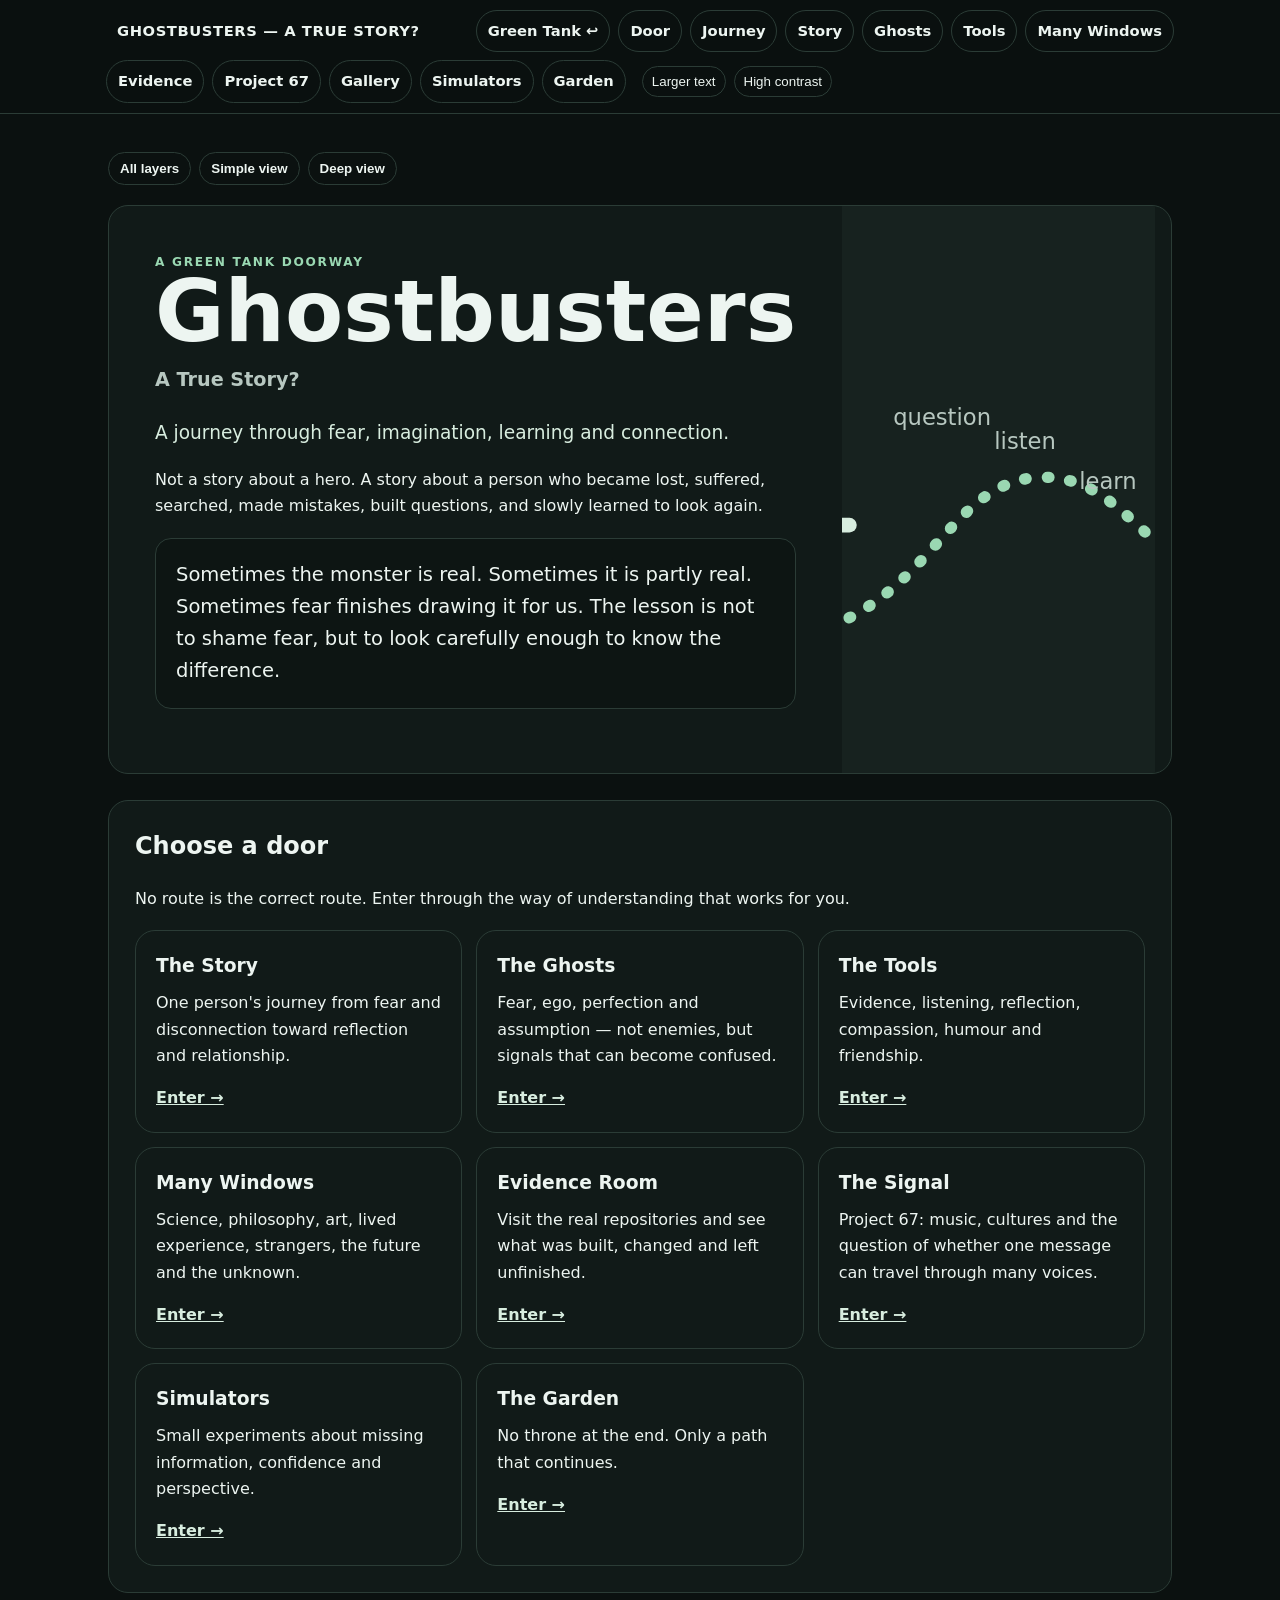
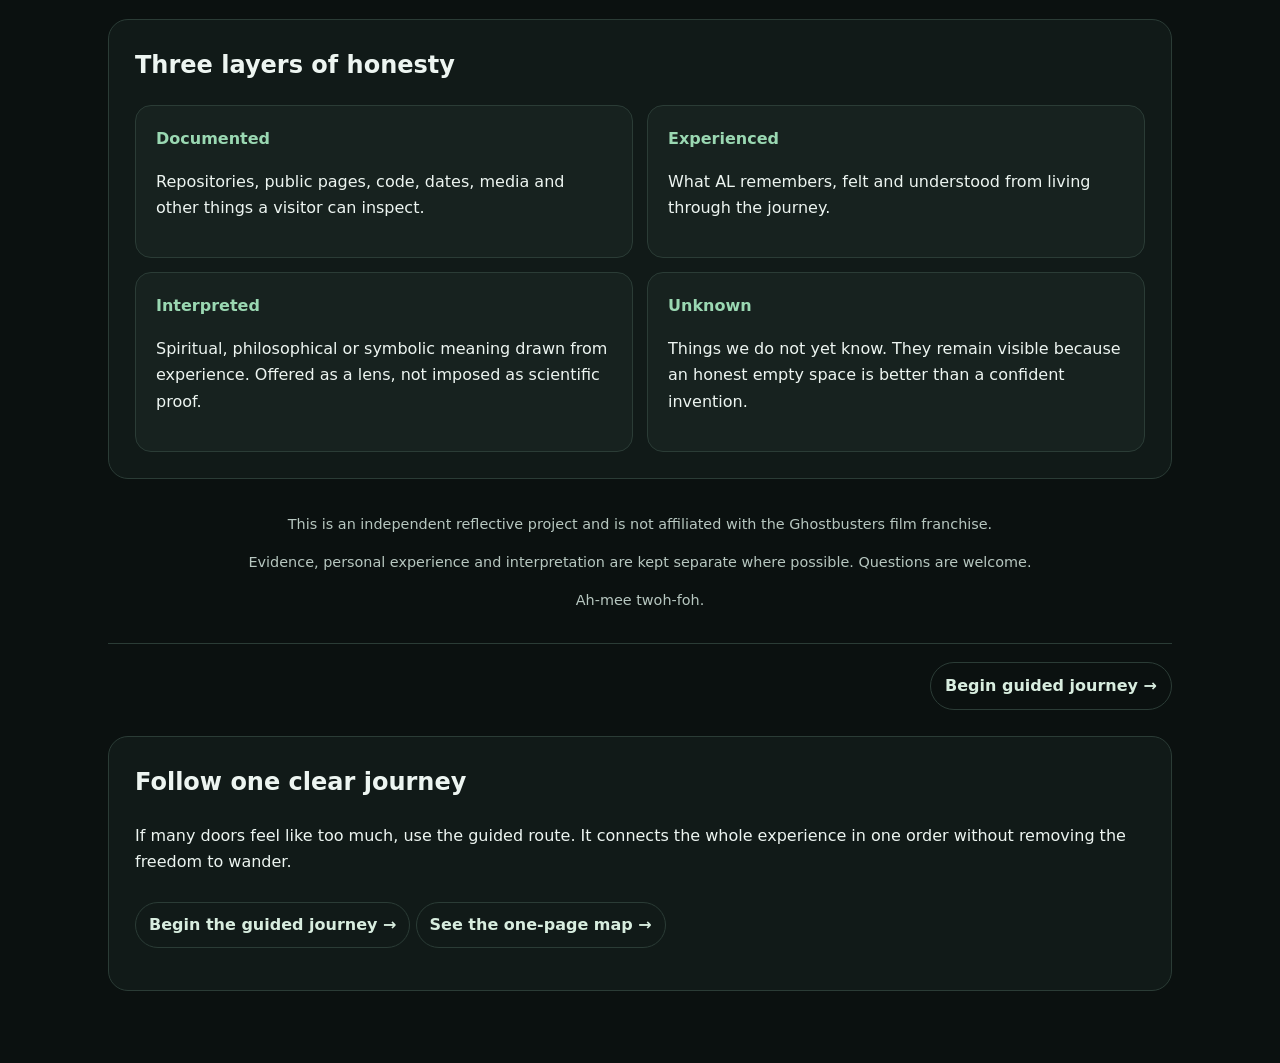
<file: ghostbusters_source/index.html>
<!doctype html><html lang="en"><head><meta charset="utf-8"><meta name="viewport" content="width=device-width,initial-scale=1"><meta name="description" content="Ghostbusters — A True Story? A Green Tank learning journey through fear, imagination, evidence, humility and connection."><title>Index — Ghostbusters</title><link rel="stylesheet" href="assets/style.css"><script defer src="assets/app.js"></script></head><body><header class="site"><nav class="nav" aria-label="Ghostbusters navigation"><a class="brand" href="index.html">GHOSTBUSTERS — A TRUE STORY?</a><a href="../index.html">Green Tank ↩</a><a href="index.html">Door</a><a href="journey.html">Journey</a><a href="story.html">Story</a><a href="ghosts.html">Ghosts</a><a href="tools.html">Tools</a><a href="windows.html">Many Windows</a><a href="evidence.html">Evidence</a><a href="signal.html">Project 67</a><a href="gallery.html">Gallery</a><a href="simulators.html">Simulators</a><a href="garden.html">Garden</a><div class="controls" aria-label="Accessibility controls"><button id="bigText" type="button">Larger text</button><button id="contrast" type="button">High contrast</button></div></nav></header><main class="wrap">
<div class="modebar" aria-label="Reading mode">
<button type="button" onclick="setReadingMode('all')">All layers</button>
<button type="button" onclick="setReadingMode('simple')">Simple view</button>
<button type="button" onclick="setReadingMode('deep')">Deep view</button>
</div><section class="hero"><div class="hero-copy"><div class="kicker">A Green Tank doorway</div><h1>Ghostbusters</h1><h2>A True Story?</h2><p class="lead">A journey through fear, imagination, learning and connection.</p><p>Not a story about a hero. A story about a person who became lost, suffered, searched, made mistakes, built questions, and slowly learned to look again.</p><div class="quote">Sometimes the monster is real. Sometimes it is partly real. Sometimes fear finishes drawing it for us. The lesson is not to shame fear, but to look carefully enough to know the difference.</div></div><div class="hero-img"><img src="assets/reflection_to_community.svg" alt="An ordinary person moving from private reflection through learning toward a circle of other people sharing ideas together."></div></section><section class="section"><h2>Choose a door</h2><p>No route is the correct route. Enter through the way of understanding that works for you.</p><div class="grid"><div class="card"><h3>The Story</h3><p>One person's journey from fear and disconnection toward reflection and relationship.</p><a class="go" href="story.html">Enter →</a></div><div class="card"><h3>The Ghosts</h3><p>Fear, ego, perfection and assumption — not enemies, but signals that can become confused.</p><a class="go" href="ghosts.html">Enter →</a></div><div class="card"><h3>The Tools</h3><p>Evidence, listening, reflection, compassion, humour and friendship.</p><a class="go" href="tools.html">Enter →</a></div><div class="card"><h3>Many Windows</h3><p>Science, philosophy, art, lived experience, strangers, the future and the unknown.</p><a class="go" href="windows.html">Enter →</a></div><div class="card"><h3>Evidence Room</h3><p>Visit the real repositories and see what was built, changed and left unfinished.</p><a class="go" href="evidence.html">Enter →</a></div><div class="card"><h3>The Signal</h3><p>Project 67: music, cultures and the question of whether one message can travel through many voices.</p><a class="go" href="signal.html">Enter →</a></div><div class="card"><h3>Simulators</h3><p>Small experiments about missing information, confidence and perspective.</p><a class="go" href="simulators.html">Enter →</a></div><div class="card"><h3>The Garden</h3><p>No throne at the end. Only a path that continues.</p><a class="go" href="garden.html">Enter →</a></div></div></section><section class="section"><h2>Three layers of honesty</h2><div class="evidence"><div class="exhibit"><span class="label">Documented</span><p>Repositories, public pages, code, dates, media and other things a visitor can inspect.</p></div><div class="exhibit"><span class="label">Experienced</span><p>What AL remembers, felt and understood from living through the journey.</p></div><div class="exhibit"><span class="label">Interpreted</span><p>Spiritual, philosophical or symbolic meaning drawn from experience. Offered as a lens, not imposed as scientific proof.</p></div><div class="exhibit"><span class="label">Unknown</span><p>Things we do not yet know. They remain visible because an honest empty space is better than a confident invention.</p></div></div></section><footer><p>This is an independent reflective project and is not affiliated with the Ghostbusters film franchise.</p><p>Evidence, personal experience and interpretation are kept separate where possible. Questions are welcome.</p><p>Ah-mee twoh-foh.</p></footer><nav class="route-nav" aria-label="Guided route"><span></span><a href="journey.html">Begin guided journey →</a></nav>

<section class="section">
<h2>Follow one clear journey</h2>
<p>If many doors feel like too much, use the guided route. It connects the whole experience in one order without removing the freedom to wander.</p>
<p><a class="path-link" href="journey.html">Begin the guided journey →</a> <a class="path-link" href="map.html">See the one-page map →</a></p>
</section>

</main></body></html>
</file>
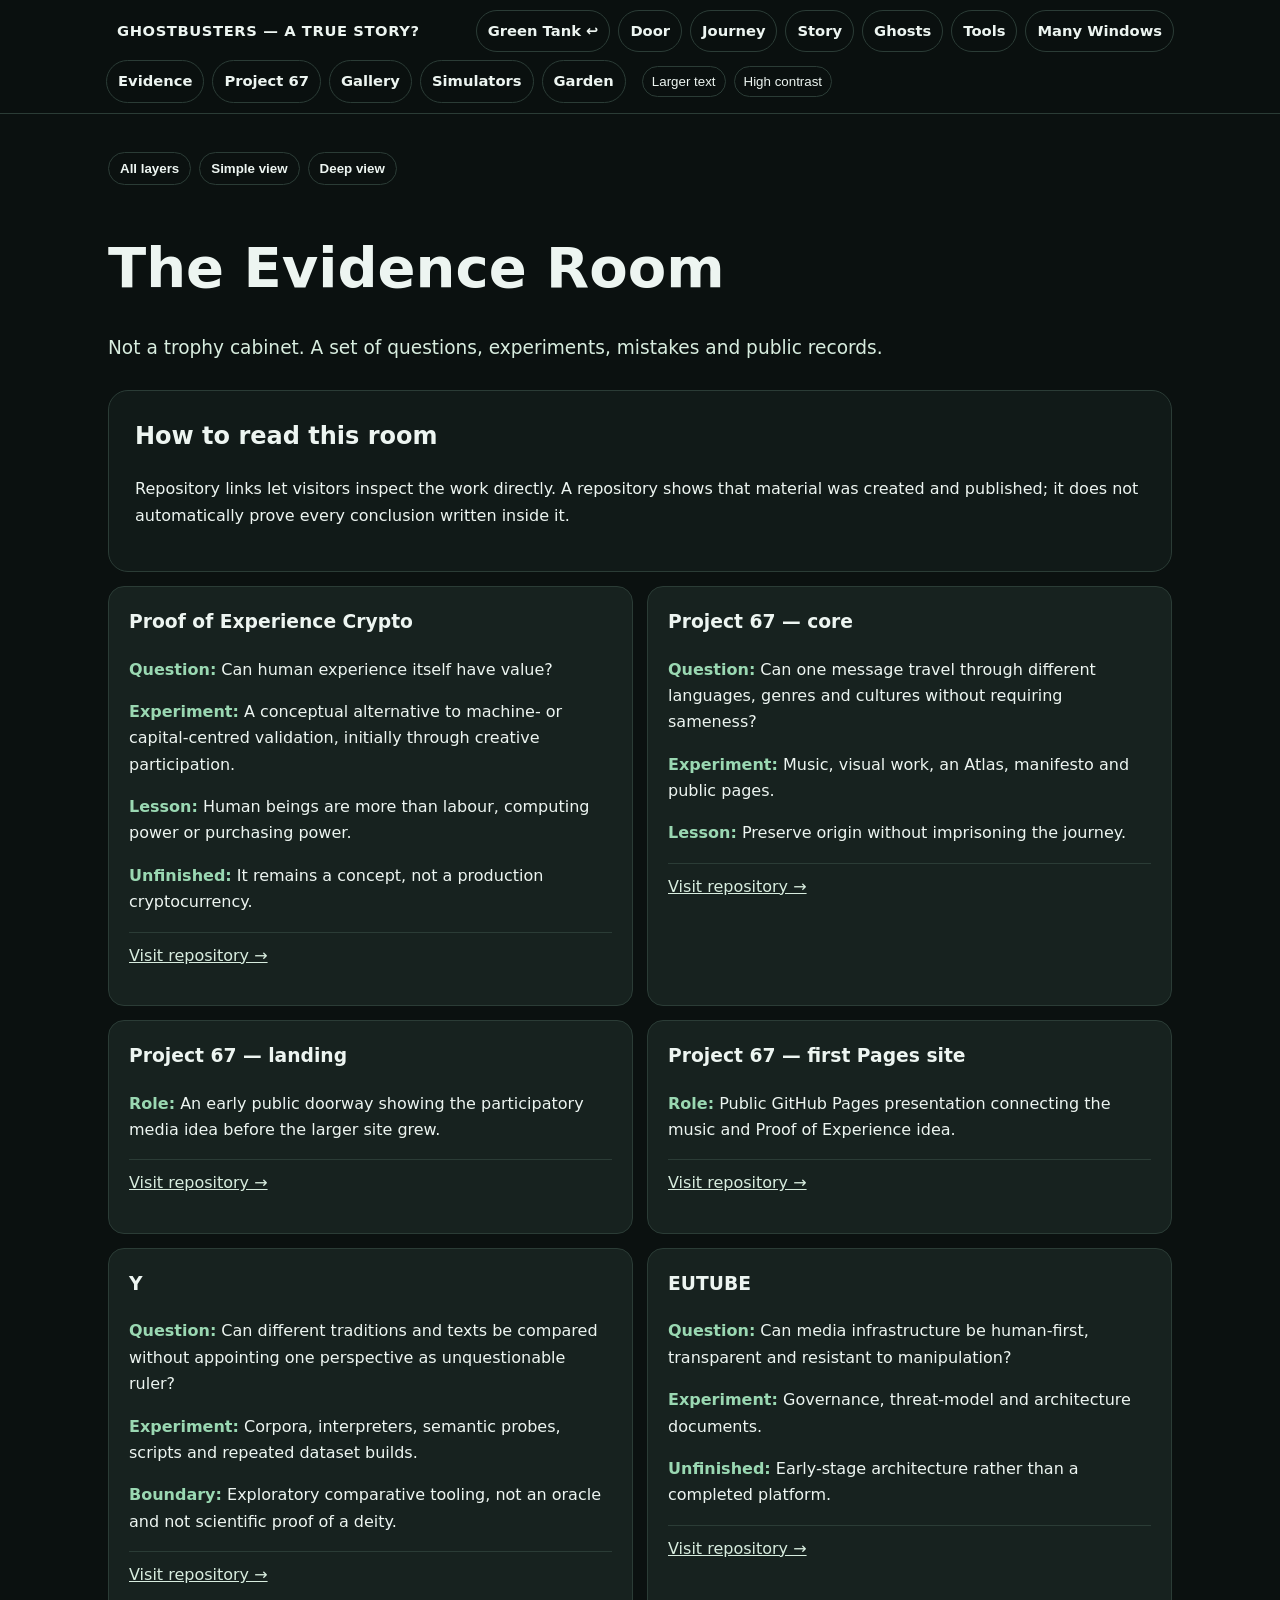
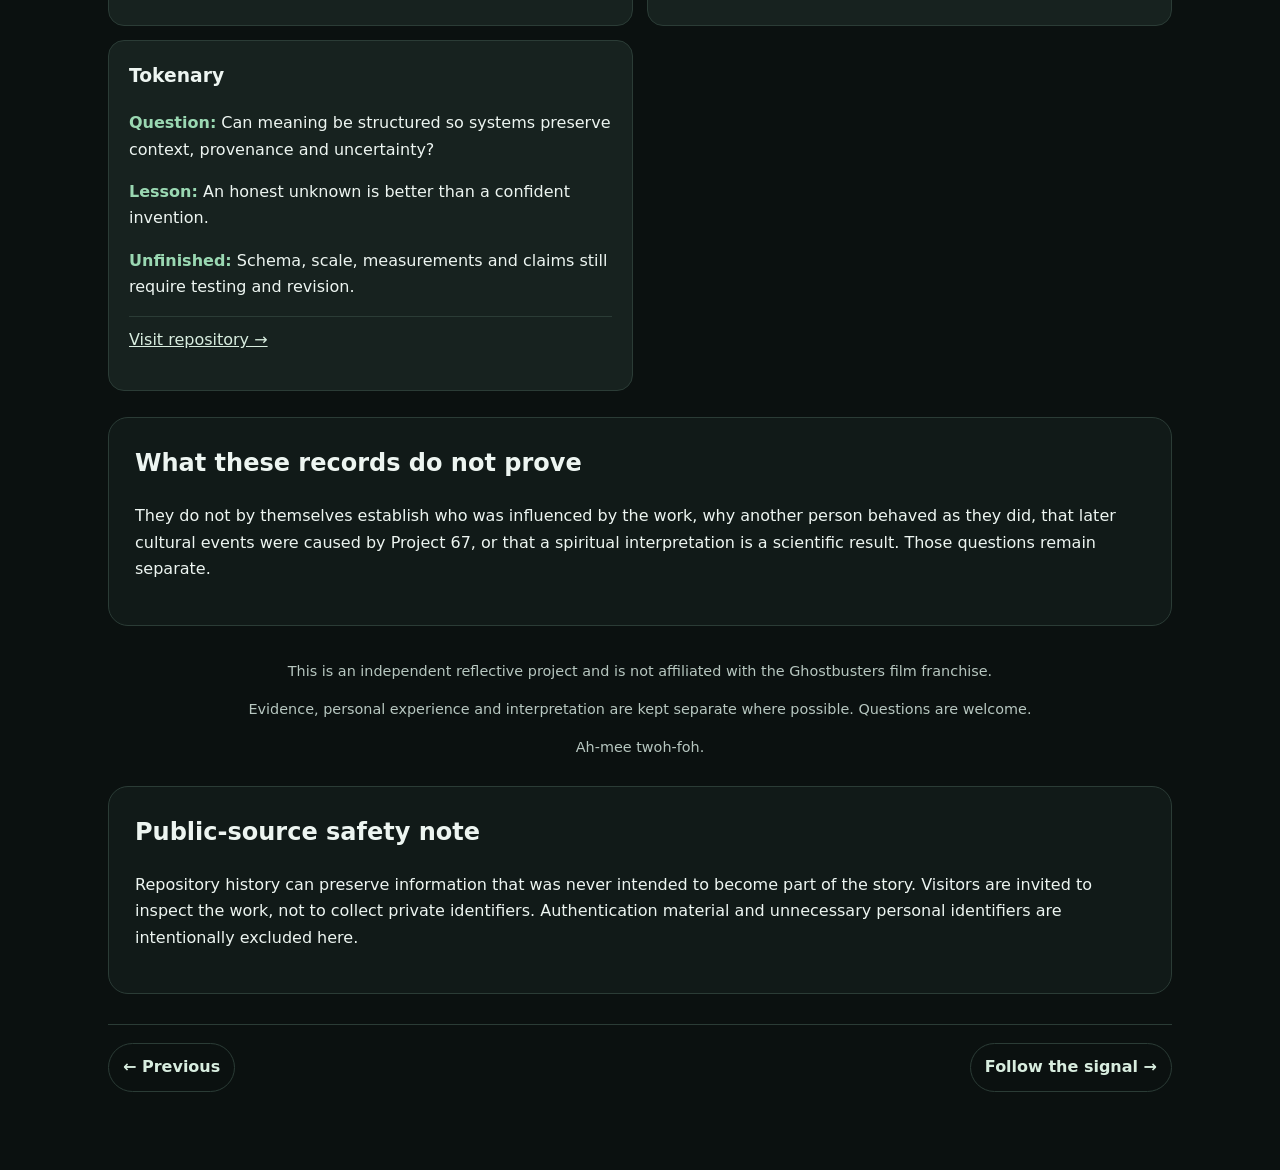
<file: ghostbusters_source/evidence.html>
<!doctype html><html lang="en"><head><meta charset="utf-8"><meta name="viewport" content="width=device-width,initial-scale=1"><meta name="description" content="Ghostbusters — A True Story? A Green Tank learning journey through fear, imagination, evidence, humility and connection."><title>Evidence — Ghostbusters</title><link rel="stylesheet" href="assets/style.css"><script defer src="assets/app.js"></script></head><body><header class="site"><nav class="nav" aria-label="Ghostbusters navigation"><a class="brand" href="index.html">GHOSTBUSTERS — A TRUE STORY?</a><a href="../index.html">Green Tank ↩</a><a href="index.html">Door</a><a href="journey.html">Journey</a><a href="story.html">Story</a><a href="ghosts.html">Ghosts</a><a href="tools.html">Tools</a><a href="windows.html">Many Windows</a><a href="evidence.html">Evidence</a><a href="signal.html">Project 67</a><a href="gallery.html">Gallery</a><a href="simulators.html">Simulators</a><a href="garden.html">Garden</a><div class="controls" aria-label="Accessibility controls"><button id="bigText" type="button">Larger text</button><button id="contrast" type="button">High contrast</button></div></nav></header><main class="wrap">
<div class="modebar" aria-label="Reading mode">
<button type="button" onclick="setReadingMode('all')">All layers</button>
<button type="button" onclick="setReadingMode('simple')">Simple view</button>
<button type="button" onclick="setReadingMode('deep')">Deep view</button>
</div><h1 class="room-title">The Evidence Room</h1><p class="lead">Not a trophy cabinet. A set of questions, experiments, mistakes and public records.</p><section class="section"><h2>How to read this room</h2><p>Repository links let visitors inspect the work directly. A repository shows that material was created and published; it does not automatically prove every conclusion written inside it.</p></section><div class="evidence"><article class="exhibit"><h3>Proof of Experience Crypto</h3><p><span class="label">Question:</span> Can human experience itself have value?</p><p><span class="label">Experiment:</span> A conceptual alternative to machine- or capital-centred validation, initially through creative participation.</p><p><span class="label">Lesson:</span> Human beings are more than labour, computing power or purchasing power.</p><p><span class="label">Unfinished:</span> It remains a concept, not a production cryptocurrency.</p><p class="factline"><a href="https://github.com/Sometimesalex/proof-of-experience-crypto" target="_blank" rel="noopener">Visit repository →</a></p></article><article class="exhibit"><h3>Project 67 — core</h3><p><span class="label">Question:</span> Can one message travel through different languages, genres and cultures without requiring sameness?</p><p><span class="label">Experiment:</span> Music, visual work, an Atlas, manifesto and public pages.</p><p><span class="label">Lesson:</span> Preserve origin without imprisoning the journey.</p><p class="factline"><a href="https://github.com/Sometimesalex/67" target="_blank" rel="noopener">Visit repository →</a></p></article><article class="exhibit"><h3>Project 67 — landing</h3><p><span class="label">Role:</span> An early public doorway showing the participatory media idea before the larger site grew.</p><p class="factline"><a href="https://github.com/Sometimesalex/project67-landing" target="_blank" rel="noopener">Visit repository →</a></p></article><article class="exhibit"><h3>Project 67 — first Pages site</h3><p><span class="label">Role:</span> Public GitHub Pages presentation connecting the music and Proof of Experience idea.</p><p class="factline"><a href="https://github.com/Sometimesalex/sometimesalex.github.io" target="_blank" rel="noopener">Visit repository →</a></p></article><article class="exhibit"><h3>Y</h3><p><span class="label">Question:</span> Can different traditions and texts be compared without appointing one perspective as unquestionable ruler?</p><p><span class="label">Experiment:</span> Corpora, interpreters, semantic probes, scripts and repeated dataset builds.</p><p><span class="label">Boundary:</span> Exploratory comparative tooling, not an oracle and not scientific proof of a deity.</p><p class="factline"><a href="https://github.com/Sometimesalex/y" target="_blank" rel="noopener">Visit repository →</a></p></article><article class="exhibit"><h3>EUTUBE</h3><p><span class="label">Question:</span> Can media infrastructure be human-first, transparent and resistant to manipulation?</p><p><span class="label">Experiment:</span> Governance, threat-model and architecture documents.</p><p><span class="label">Unfinished:</span> Early-stage architecture rather than a completed platform.</p><p class="factline"><a href="https://github.com/Sometimesalex/eutube" target="_blank" rel="noopener">Visit repository →</a></p></article><article class="exhibit"><h3>Tokenary</h3><p><span class="label">Question:</span> Can meaning be structured so systems preserve context, provenance and uncertainty?</p><p><span class="label">Lesson:</span> An honest unknown is better than a confident invention.</p><p><span class="label">Unfinished:</span> Schema, scale, measurements and claims still require testing and revision.</p><p class="factline"><a href="https://github.com/Sometimesalex/Tokenary" target="_blank" rel="noopener">Visit repository →</a></p></article></div><section class="section"><h2>What these records do not prove</h2><p>They do not by themselves establish who was influenced by the work, why another person behaved as they did, that later cultural events were caused by Project 67, or that a spiritual interpretation is a scientific result. Those questions remain separate.</p></section><footer><p>This is an independent reflective project and is not affiliated with the Ghostbusters film franchise.</p><p>Evidence, personal experience and interpretation are kept separate where possible. Questions are welcome.</p><p>Ah-mee twoh-foh.</p></footer>
<section class="section"><h2>Public-source safety note</h2>
<p>Repository history can preserve information that was never intended to become part of the story. Visitors are invited to inspect the work, not to collect private identifiers. Authentication material and unnecessary personal identifiers are intentionally excluded here.</p>
</section><nav class="route-nav" aria-label="Guided route"><a href="windows.html">← Previous</a><a href="signal.html">Follow the signal →</a></nav>
</main></body></html>
</file>
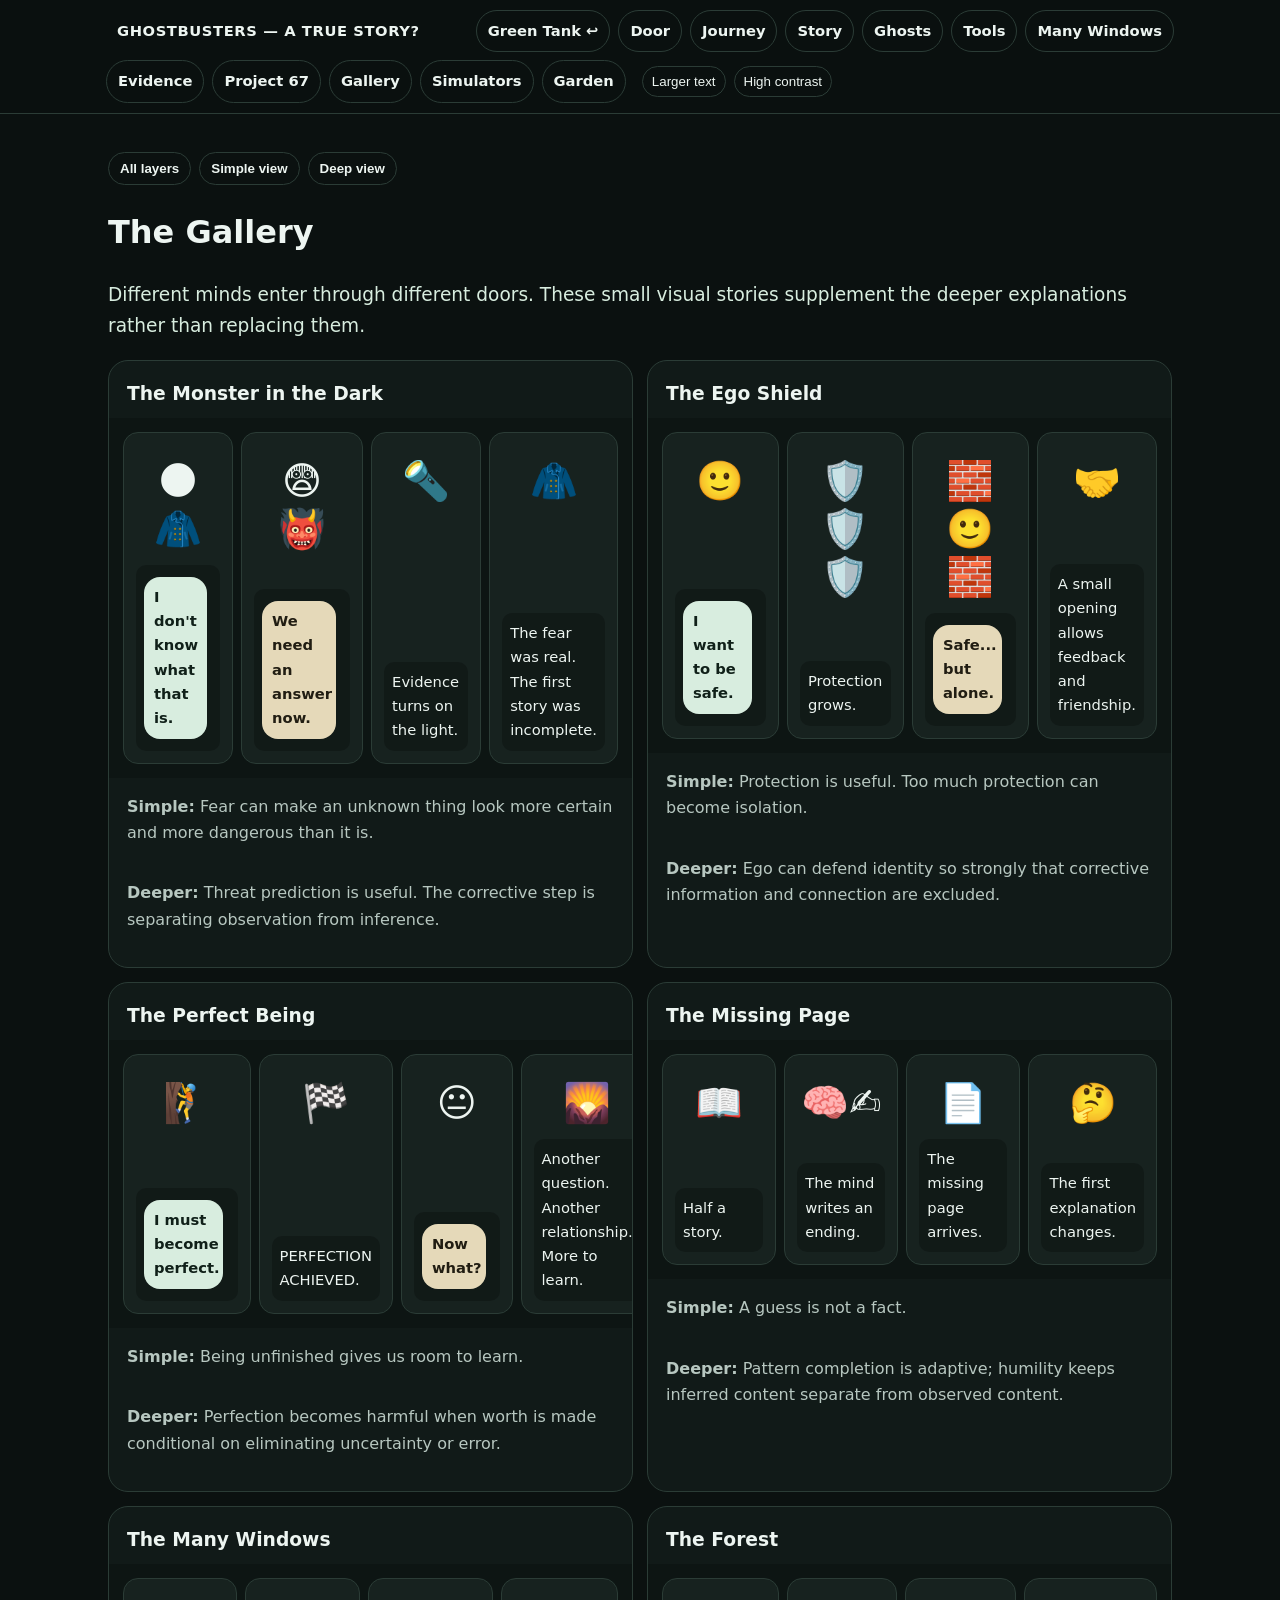
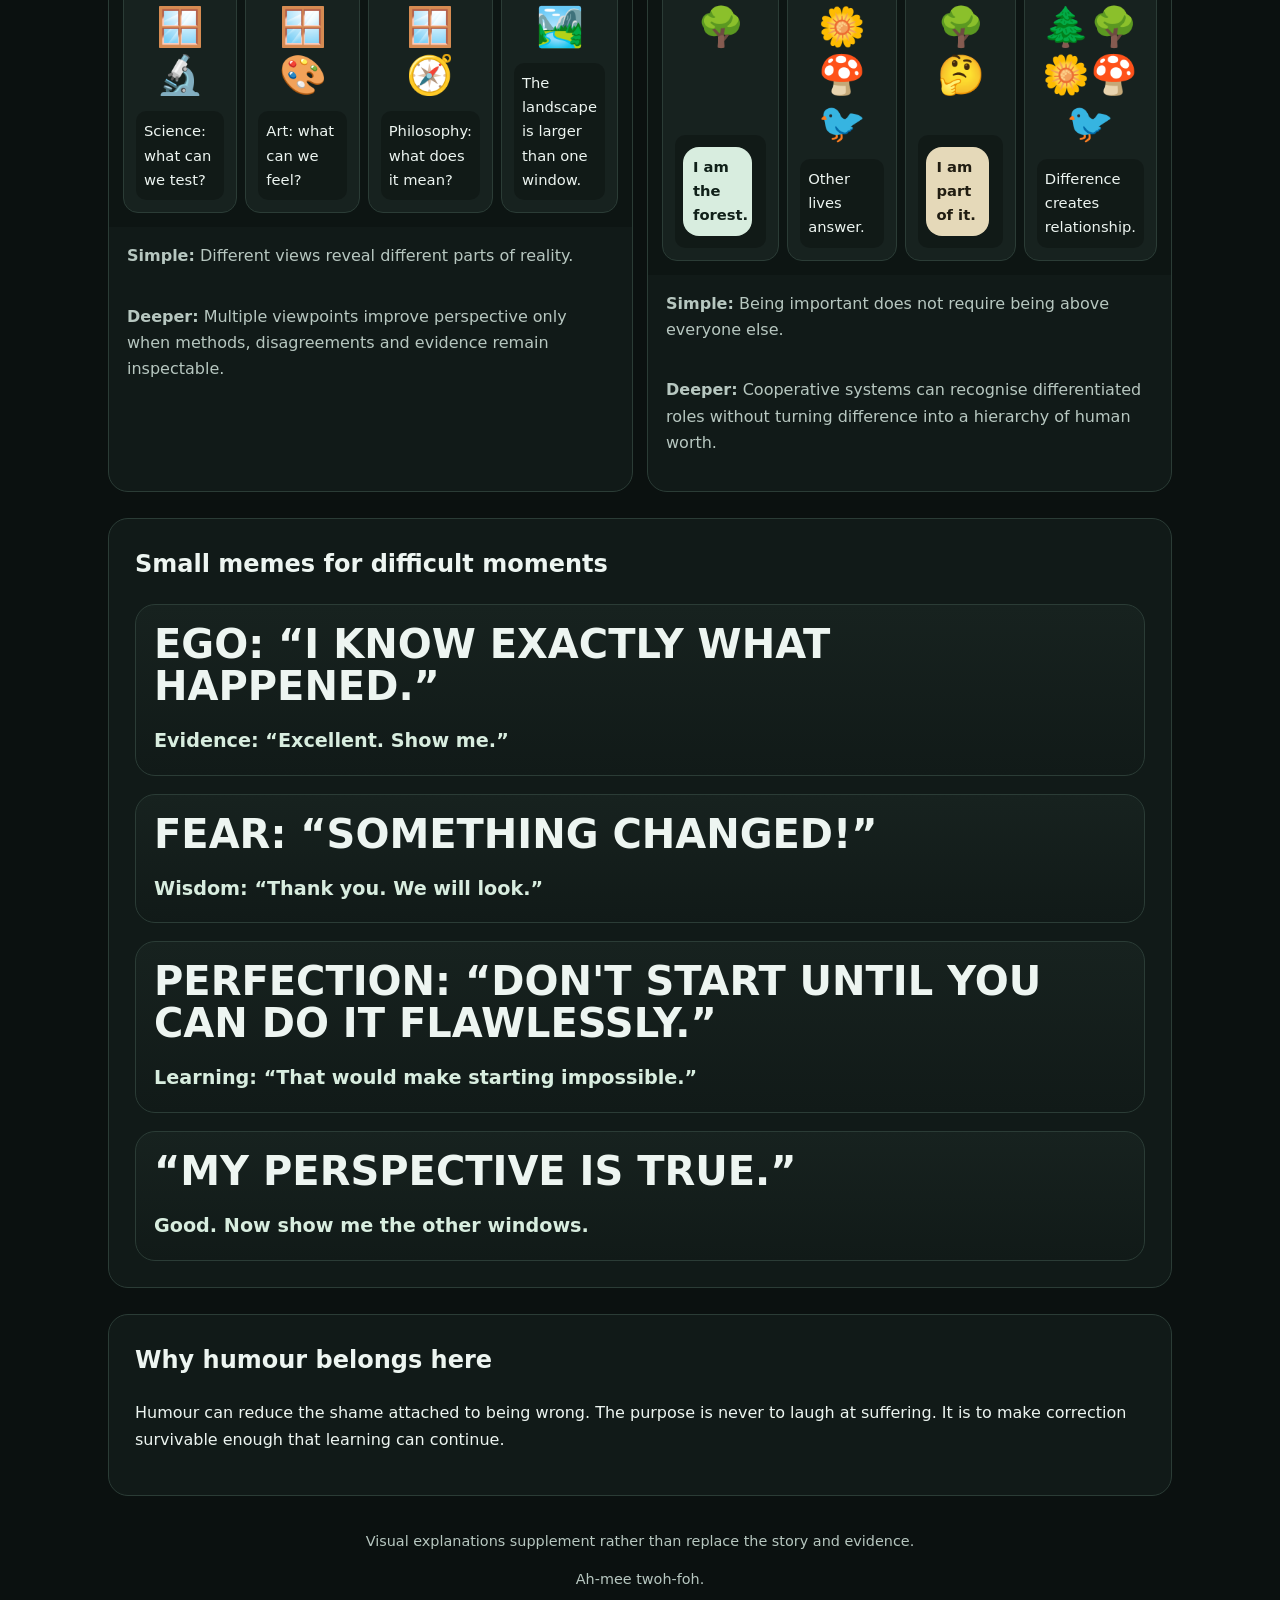
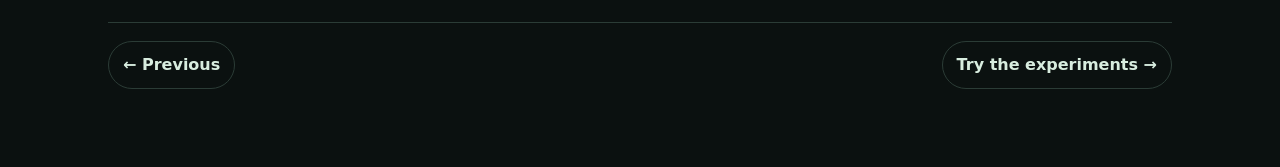
<file: ghostbusters_source/gallery.html>
<!doctype html>
<html lang="en"><head><meta charset="utf-8"><meta name="viewport" content="width=device-width,initial-scale=1">
<title>The Gallery — Ghostbusters</title><link rel="stylesheet" href="assets/style.css"><script defer src="assets/app.js"></script></head>
<body><header class="site"><nav class="nav" aria-label="Ghostbusters navigation">
<a class="brand" href="index.html">GHOSTBUSTERS — A TRUE STORY?</a><a href="../index.html">Green Tank ↩</a>
<a href="index.html">Door</a><a href="journey.html">Journey</a><a href="story.html">Story</a><a href="ghosts.html">Ghosts</a><a href="tools.html">Tools</a>
<a href="windows.html">Many Windows</a><a href="evidence.html">Evidence</a><a href="signal.html">Project 67</a>
<a href="gallery.html">Gallery</a><a href="simulators.html">Simulators</a><a href="garden.html">Garden</a>
<div class="controls"><button id="bigText" type="button">Larger text</button><button id="contrast" type="button">High contrast</button></div>
</nav></header><main class="wrap"><div class="modebar" aria-label="Reading mode">
<button type="button" onclick="setReadingMode('all')">All layers</button>
<button type="button" onclick="setReadingMode('simple')">Simple view</button>
<button type="button" onclick="setReadingMode('deep')">Deep view</button>
</div>
<h1>The Gallery</h1><p class="lead">Different minds enter through different doors. These small visual stories supplement the deeper explanations rather than replacing them.</p>

<section class="comic-grid">
<article class="comic"><h3>The Monster in the Dark</h3><div class="strip">
<div class="panel"><div class="scene">🌑<br>🧥</div><div class="caption"><span class="bubble">I don't know what that is.</span></div></div>
<div class="panel"><div class="scene">😨<br>👹</div><div class="caption"><span class="bubble alt">We need an answer now.</span></div></div>
<div class="panel"><div class="scene">🔦</div><div class="caption">Evidence turns on the light.</div></div>
<div class="panel"><div class="scene">🧥</div><div class="caption">The fear was real. The first story was incomplete.</div></div>
</div><p class="comic-note simple-copy"><strong>Simple:</strong> Fear can make an unknown thing look more certain and more dangerous than it is.</p><p class="comic-note deep-copy"><strong>Deeper:</strong> Threat prediction is useful. The corrective step is separating observation from inference.</p></article>

<article class="comic"><h3>The Ego Shield</h3><div class="strip">
<div class="panel"><div class="scene">🙂</div><div class="caption"><span class="bubble">I want to be safe.</span></div></div>
<div class="panel"><div class="scene">🛡️🛡️🛡️</div><div class="caption">Protection grows.</div></div>
<div class="panel"><div class="scene">🧱🙂🧱</div><div class="caption"><span class="bubble alt">Safe... but alone.</span></div></div>
<div class="panel"><div class="scene">🤝</div><div class="caption">A small opening allows feedback and friendship.</div></div>
</div><p class="comic-note simple-copy"><strong>Simple:</strong> Protection is useful. Too much protection can become isolation.</p><p class="comic-note deep-copy"><strong>Deeper:</strong> Ego can defend identity so strongly that corrective information and connection are excluded.</p></article>

<article class="comic"><h3>The Perfect Being</h3><div class="strip">
<div class="panel"><div class="scene">🧗</div><div class="caption"><span class="bubble">I must become perfect.</span></div></div>
<div class="panel"><div class="scene">🏁</div><div class="caption">PERFECTION ACHIEVED.</div></div>
<div class="panel"><div class="scene">😐</div><div class="caption"><span class="bubble alt">Now what?</span></div></div>
<div class="panel"><div class="scene">🌄</div><div class="caption">Another question. Another relationship. More to learn.</div></div>
</div><p class="comic-note simple-copy"><strong>Simple:</strong> Being unfinished gives us room to learn.</p><p class="comic-note deep-copy"><strong>Deeper:</strong> Perfection becomes harmful when worth is made conditional on eliminating uncertainty or error.</p></article>

<article class="comic"><h3>The Missing Page</h3><div class="strip">
<div class="panel"><div class="scene">📖</div><div class="caption">Half a story.</div></div>
<div class="panel"><div class="scene">🧠✍️</div><div class="caption">The mind writes an ending.</div></div>
<div class="panel"><div class="scene">📄</div><div class="caption">The missing page arrives.</div></div>
<div class="panel"><div class="scene">🤔</div><div class="caption">The first explanation changes.</div></div>
</div><p class="comic-note simple-copy"><strong>Simple:</strong> A guess is not a fact.</p><p class="comic-note deep-copy"><strong>Deeper:</strong> Pattern completion is adaptive; humility keeps inferred content separate from observed content.</p></article>

<article class="comic"><h3>The Many Windows</h3><div class="strip">
<div class="panel"><div class="scene">🪟🔬</div><div class="caption">Science: what can we test?</div></div>
<div class="panel"><div class="scene">🪟🎨</div><div class="caption">Art: what can we feel?</div></div>
<div class="panel"><div class="scene">🪟🧭</div><div class="caption">Philosophy: what does it mean?</div></div>
<div class="panel"><div class="scene">🏞️</div><div class="caption">The landscape is larger than one window.</div></div>
</div><p class="comic-note simple-copy"><strong>Simple:</strong> Different views reveal different parts of reality.</p><p class="comic-note deep-copy"><strong>Deeper:</strong> Multiple viewpoints improve perspective only when methods, disagreements and evidence remain inspectable.</p></article>

<article class="comic"><h3>The Forest</h3><div class="strip">
<div class="panel"><div class="scene">🌳</div><div class="caption"><span class="bubble">I am the forest.</span></div></div>
<div class="panel"><div class="scene">🌼🍄🐦</div><div class="caption">Other lives answer.</div></div>
<div class="panel"><div class="scene">🌳🤔</div><div class="caption"><span class="bubble alt">I am part of it.</span></div></div>
<div class="panel"><div class="scene">🌲🌳🌼🍄🐦</div><div class="caption">Difference creates relationship.</div></div>
</div><p class="comic-note simple-copy"><strong>Simple:</strong> Being important does not require being above everyone else.</p><p class="comic-note deep-copy"><strong>Deeper:</strong> Cooperative systems can recognise differentiated roles without turning difference into a hierarchy of human worth.</p></article>
</section>

<section class="section"><h2>Small memes for difficult moments</h2>
<div class="meme"><div class="meme-top">Ego: “I know exactly what happened.”</div><div class="meme-bottom">Evidence: “Excellent. Show me.”</div></div>
<div class="meme"><div class="meme-top">Fear: “Something changed!”</div><div class="meme-bottom">Wisdom: “Thank you. We will look.”</div></div>
<div class="meme"><div class="meme-top">Perfection: “Don't start until you can do it flawlessly.”</div><div class="meme-bottom">Learning: “That would make starting impossible.”</div></div>
<div class="meme"><div class="meme-top">“My perspective is true.”</div><div class="meme-bottom">Good. Now show me the other windows.</div></div>
</section>

<section class="section"><h2>Why humour belongs here</h2><p>Humour can reduce the shame attached to being wrong. The purpose is never to laugh at suffering. It is to make correction survivable enough that learning can continue.</p></section>
<footer><p>Visual explanations supplement rather than replace the story and evidence.</p><p>Ah-mee twoh-foh.</p></footer><nav class="route-nav" aria-label="Guided route"><a href="signal.html">← Previous</a><a href="simulators.html">Try the experiments →</a></nav>
</main></body></html>
</file>
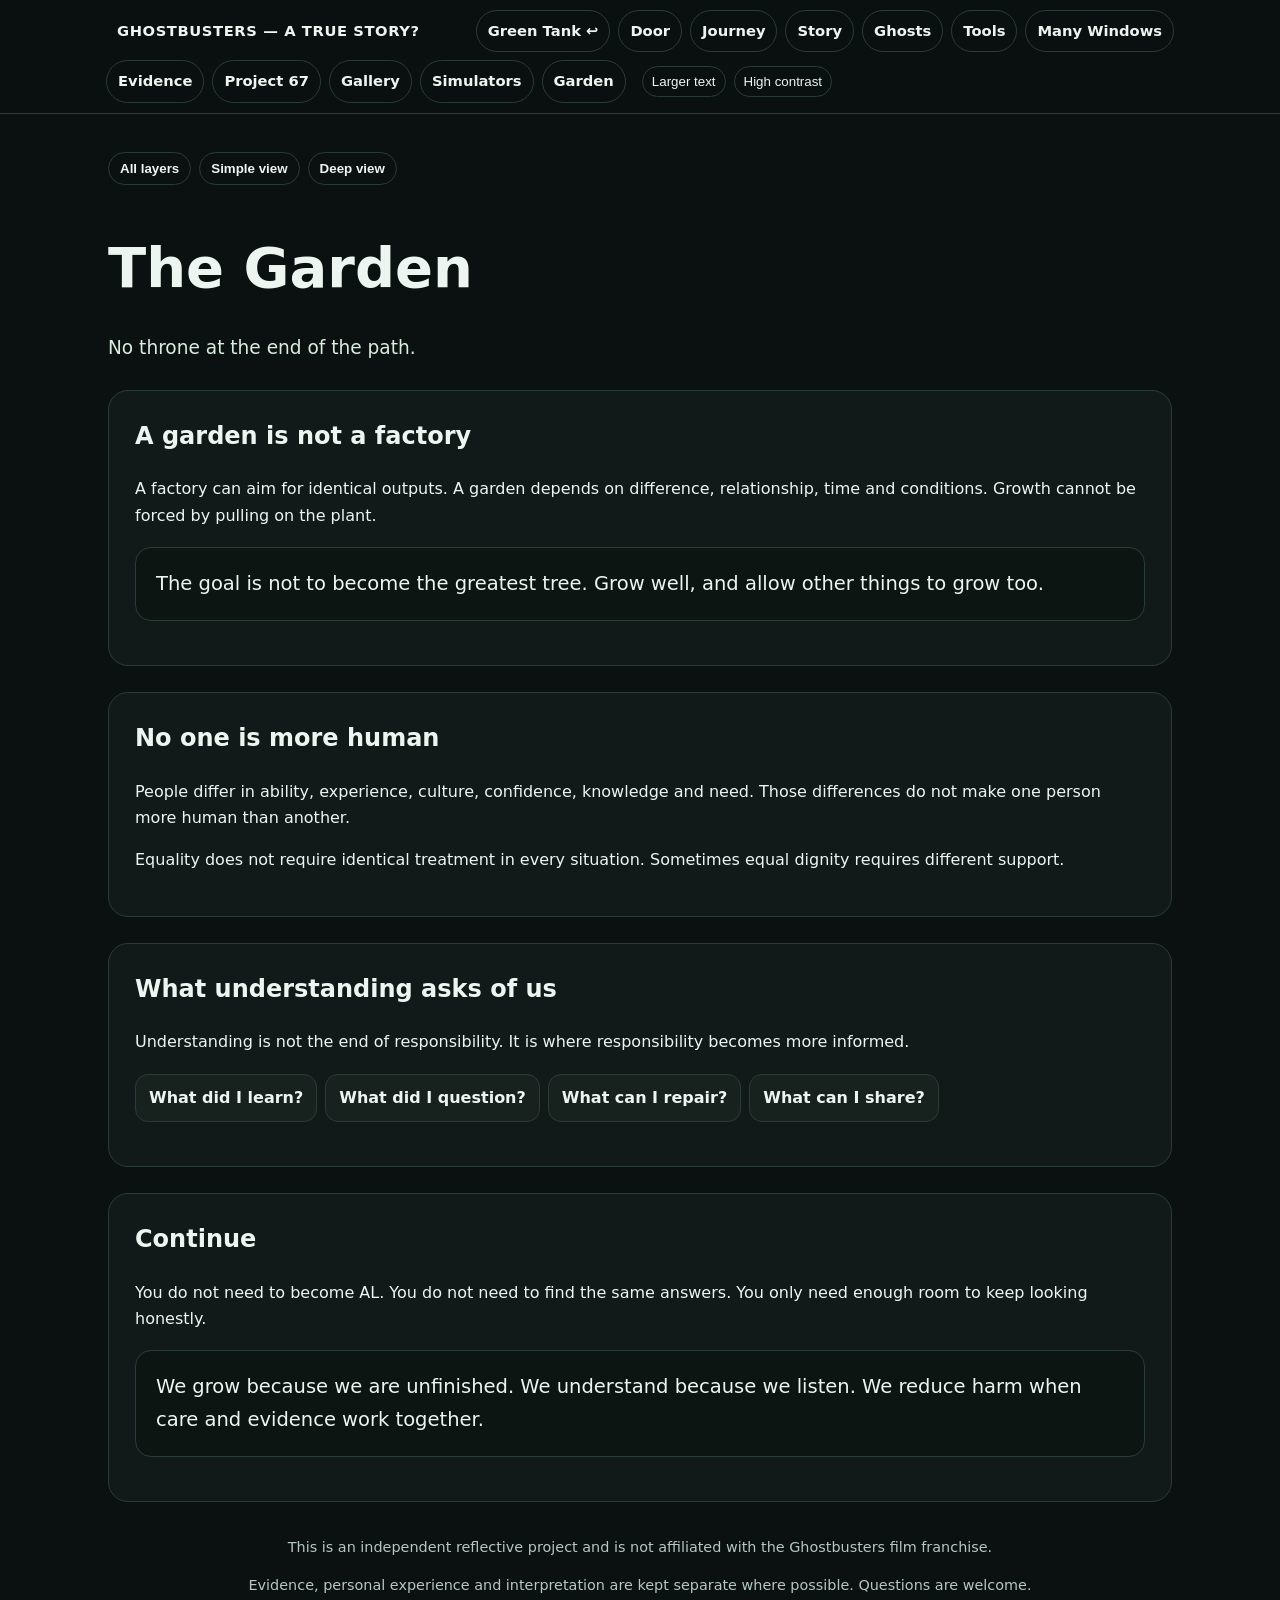
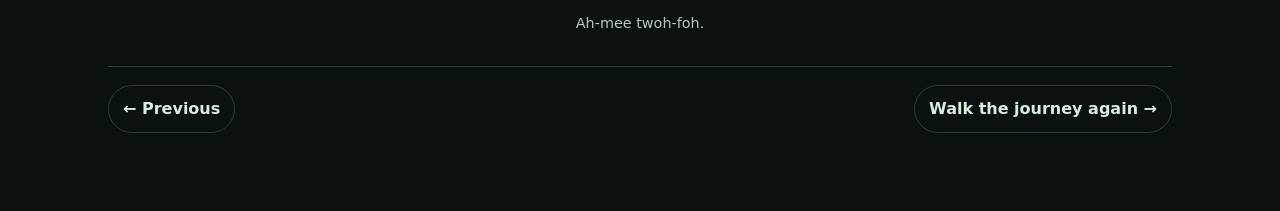
<file: ghostbusters_source/garden.html>
<!doctype html><html lang="en"><head><meta charset="utf-8"><meta name="viewport" content="width=device-width,initial-scale=1"><meta name="description" content="Ghostbusters — A True Story? A Green Tank learning journey through fear, imagination, evidence, humility and connection."><title>Garden — Ghostbusters</title><link rel="stylesheet" href="assets/style.css"><script defer src="assets/app.js"></script></head><body><header class="site"><nav class="nav" aria-label="Ghostbusters navigation"><a class="brand" href="index.html">GHOSTBUSTERS — A TRUE STORY?</a><a href="../index.html">Green Tank ↩</a><a href="index.html">Door</a><a href="journey.html">Journey</a><a href="story.html">Story</a><a href="ghosts.html">Ghosts</a><a href="tools.html">Tools</a><a href="windows.html">Many Windows</a><a href="evidence.html">Evidence</a><a href="signal.html">Project 67</a><a href="gallery.html">Gallery</a><a href="simulators.html">Simulators</a><a href="garden.html">Garden</a><div class="controls" aria-label="Accessibility controls"><button id="bigText" type="button">Larger text</button><button id="contrast" type="button">High contrast</button></div></nav></header><main class="wrap">
<div class="modebar" aria-label="Reading mode">
<button type="button" onclick="setReadingMode('all')">All layers</button>
<button type="button" onclick="setReadingMode('simple')">Simple view</button>
<button type="button" onclick="setReadingMode('deep')">Deep view</button>
</div><h1 class="room-title">The Garden</h1><p class="lead">No throne at the end of the path.</p><section class="section"><h2>A garden is not a factory</h2><p>A factory can aim for identical outputs. A garden depends on difference, relationship, time and conditions. Growth cannot be forced by pulling on the plant.</p><div class="quote">The goal is not to become the greatest tree. Grow well, and allow other things to grow too.</div></section><section class="section"><h2>No one is more human</h2><p>People differ in ability, experience, culture, confidence, knowledge and need. Those differences do not make one person more human than another.</p><p>Equality does not require identical treatment in every situation. Sometimes equal dignity requires different support.</p></section><section class="section"><h2>What understanding asks of us</h2><p>Understanding is not the end of responsibility. It is where responsibility becomes more informed.</p><div class="visual-flow"><span class="node">What did I learn?</span><span class="node">What did I question?</span><span class="node">What can I repair?</span><span class="node">What can I share?</span></div></section><section class="section"><h2>Continue</h2><p>You do not need to become AL. You do not need to find the same answers. You only need enough room to keep looking honestly.</p><div class="quote">We grow because we are unfinished. We understand because we listen. We reduce harm when care and evidence work together.</div></section><footer><p>This is an independent reflective project and is not affiliated with the Ghostbusters film franchise.</p><p>Evidence, personal experience and interpretation are kept separate where possible. Questions are welcome.</p><p>Ah-mee twoh-foh.</p></footer><nav class="route-nav" aria-label="Guided route"><a href="simulators.html">← Previous</a><a href="journey.html">Walk the journey again →</a></nav>
</main></body></html>
</file>
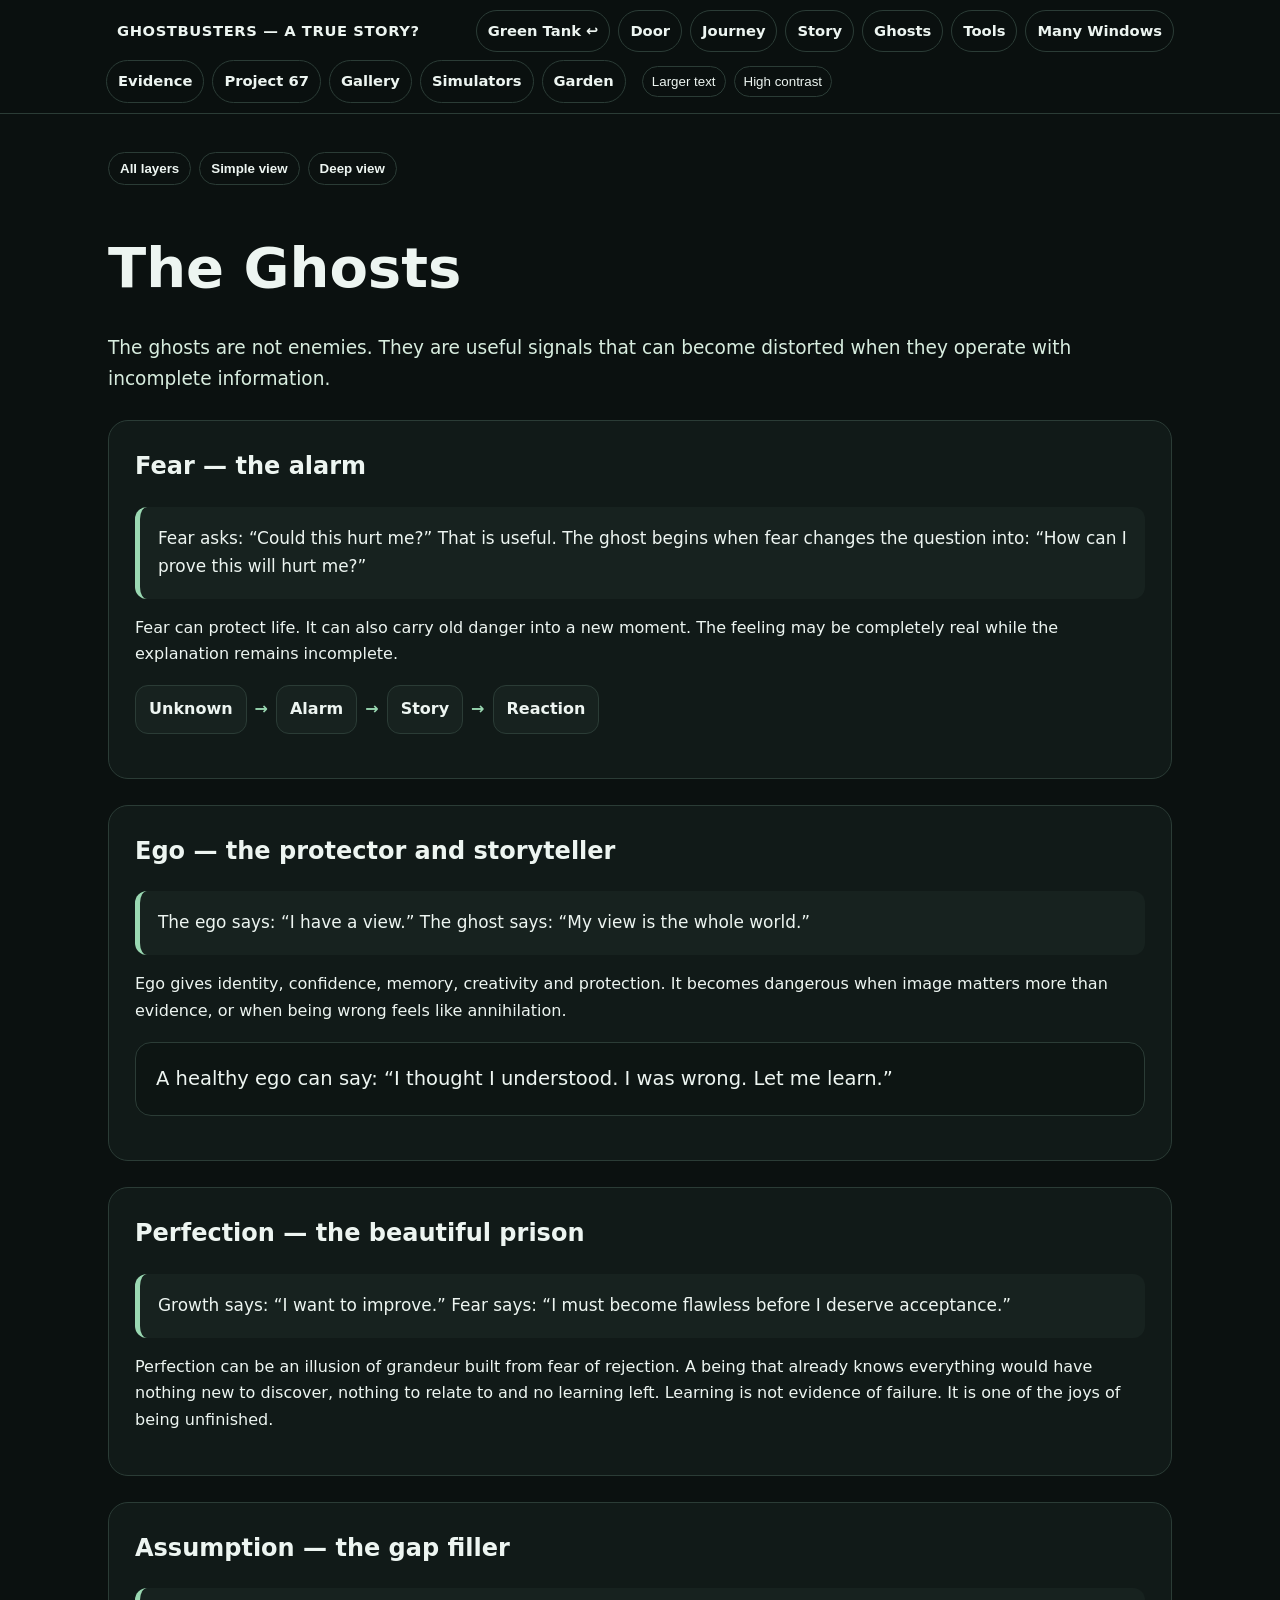
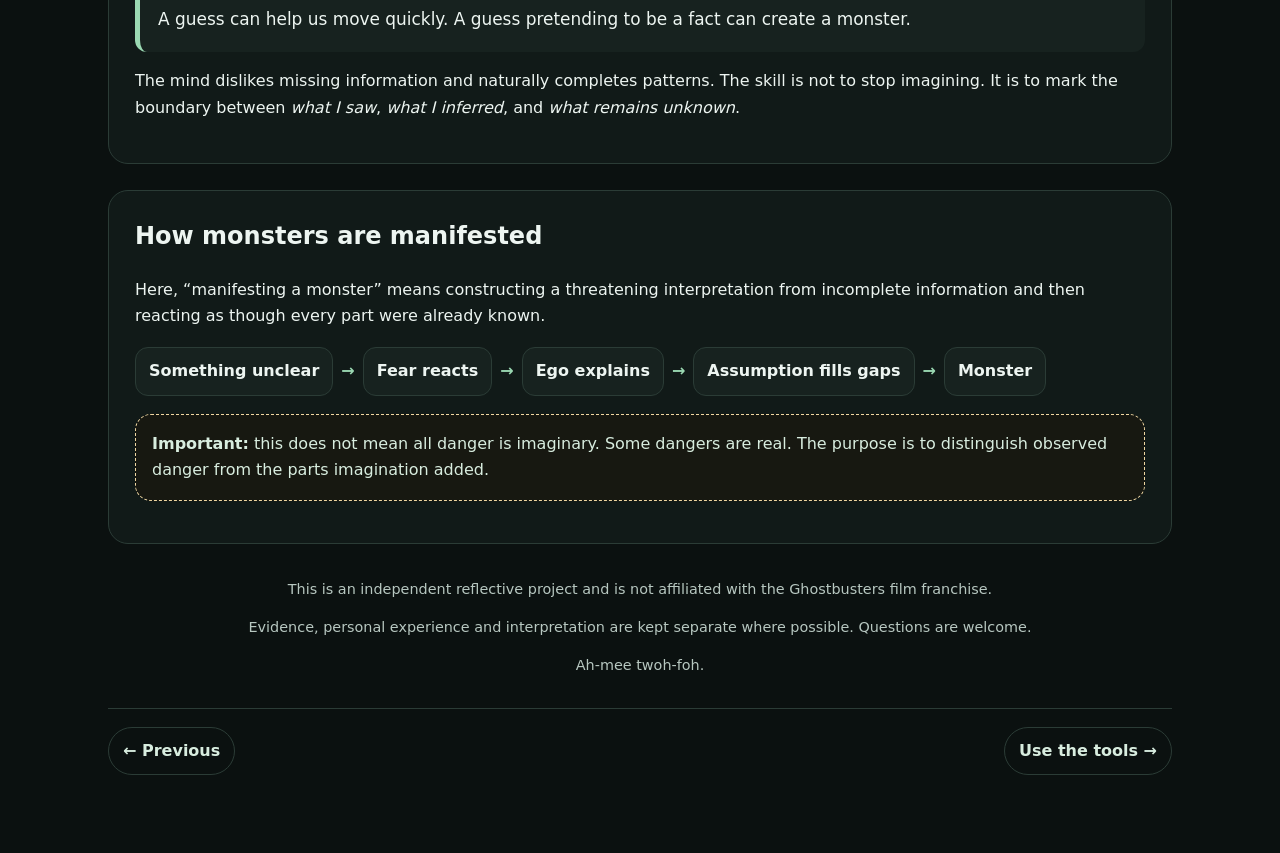
<file: ghostbusters_source/ghosts.html>
<!doctype html><html lang="en"><head><meta charset="utf-8"><meta name="viewport" content="width=device-width,initial-scale=1"><meta name="description" content="Ghostbusters — A True Story? A Green Tank learning journey through fear, imagination, evidence, humility and connection."><title>Ghosts — Ghostbusters</title><link rel="stylesheet" href="assets/style.css"><script defer src="assets/app.js"></script></head><body><header class="site"><nav class="nav" aria-label="Ghostbusters navigation"><a class="brand" href="index.html">GHOSTBUSTERS — A TRUE STORY?</a><a href="../index.html">Green Tank ↩</a><a href="index.html">Door</a><a href="journey.html">Journey</a><a href="story.html">Story</a><a href="ghosts.html">Ghosts</a><a href="tools.html">Tools</a><a href="windows.html">Many Windows</a><a href="evidence.html">Evidence</a><a href="signal.html">Project 67</a><a href="gallery.html">Gallery</a><a href="simulators.html">Simulators</a><a href="garden.html">Garden</a><div class="controls" aria-label="Accessibility controls"><button id="bigText" type="button">Larger text</button><button id="contrast" type="button">High contrast</button></div></nav></header><main class="wrap">
<div class="modebar" aria-label="Reading mode">
<button type="button" onclick="setReadingMode('all')">All layers</button>
<button type="button" onclick="setReadingMode('simple')">Simple view</button>
<button type="button" onclick="setReadingMode('deep')">Deep view</button>
</div><h1 class="room-title">The Ghosts</h1><p class="lead">The ghosts are not enemies. They are useful signals that can become distorted when they operate with incomplete information.</p><section class="section"><h2>Fear — the alarm</h2><div class="simple">Fear asks: “Could this hurt me?” That is useful. The ghost begins when fear changes the question into: “How can I prove this will hurt me?”</div><p>Fear can protect life. It can also carry old danger into a new moment. The feeling may be completely real while the explanation remains incomplete.</p><div class="visual-flow"><span class="node">Unknown</span><span class="arrow">→</span><span class="node">Alarm</span><span class="arrow">→</span><span class="node">Story</span><span class="arrow">→</span><span class="node">Reaction</span></div></section><section class="section"><h2>Ego — the protector and storyteller</h2><div class="simple">The ego says: “I have a view.” The ghost says: “My view is the whole world.”</div><p>Ego gives identity, confidence, memory, creativity and protection. It becomes dangerous when image matters more than evidence, or when being wrong feels like annihilation.</p><div class="quote">A healthy ego can say: “I thought I understood. I was wrong. Let me learn.”</div></section><section class="section"><h2>Perfection — the beautiful prison</h2><div class="simple">Growth says: “I want to improve.” Fear says: “I must become flawless before I deserve acceptance.”</div><p>Perfection can be an illusion of grandeur built from fear of rejection. A being that already knows everything would have nothing new to discover, nothing to relate to and no learning left. Learning is not evidence of failure. It is one of the joys of being unfinished.</p></section><section class="section"><h2>Assumption — the gap filler</h2><div class="simple">A guess can help us move quickly. A guess pretending to be a fact can create a monster.</div><p>The mind dislikes missing information and naturally completes patterns. The skill is not to stop imagining. It is to mark the boundary between <em>what I saw</em>, <em>what I inferred</em>, and <em>what remains unknown</em>.</p></section><section class="section"><h2>How monsters are manifested</h2><p>Here, “manifesting a monster” means constructing a threatening interpretation from incomplete information and then reacting as though every part were already known.</p><div class="visual-flow"><span class="node">Something unclear</span><span class="arrow">→</span><span class="node">Fear reacts</span><span class="arrow">→</span><span class="node">Ego explains</span><span class="arrow">→</span><span class="node">Assumption fills gaps</span><span class="arrow">→</span><span class="node">Monster</span></div><p class="notice"><strong>Important:</strong> this does not mean all danger is imaginary. Some dangers are real. The purpose is to distinguish observed danger from the parts imagination added.</p></section><footer><p>This is an independent reflective project and is not affiliated with the Ghostbusters film franchise.</p><p>Evidence, personal experience and interpretation are kept separate where possible. Questions are welcome.</p><p>Ah-mee twoh-foh.</p></footer><nav class="route-nav" aria-label="Guided route"><a href="story.html">← Previous</a><a href="tools.html">Use the tools →</a></nav>
</main></body></html>
</file>
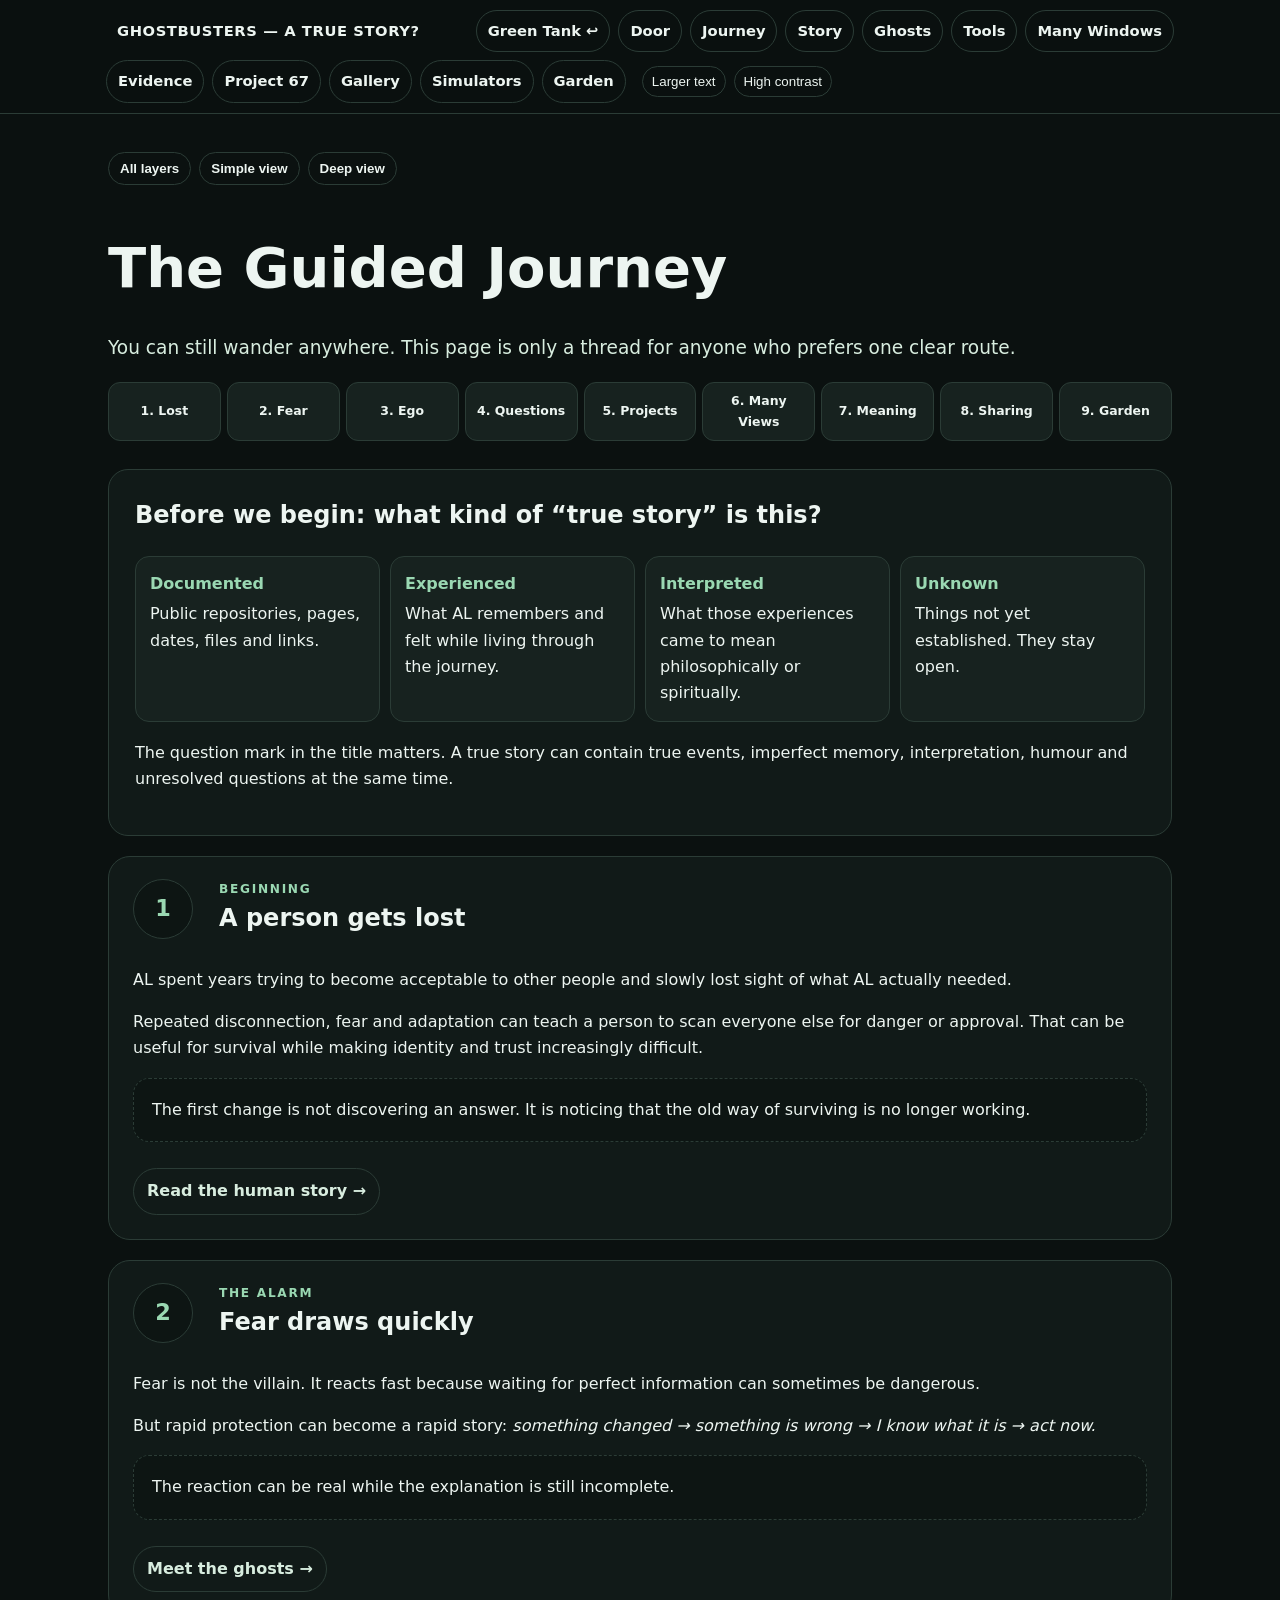
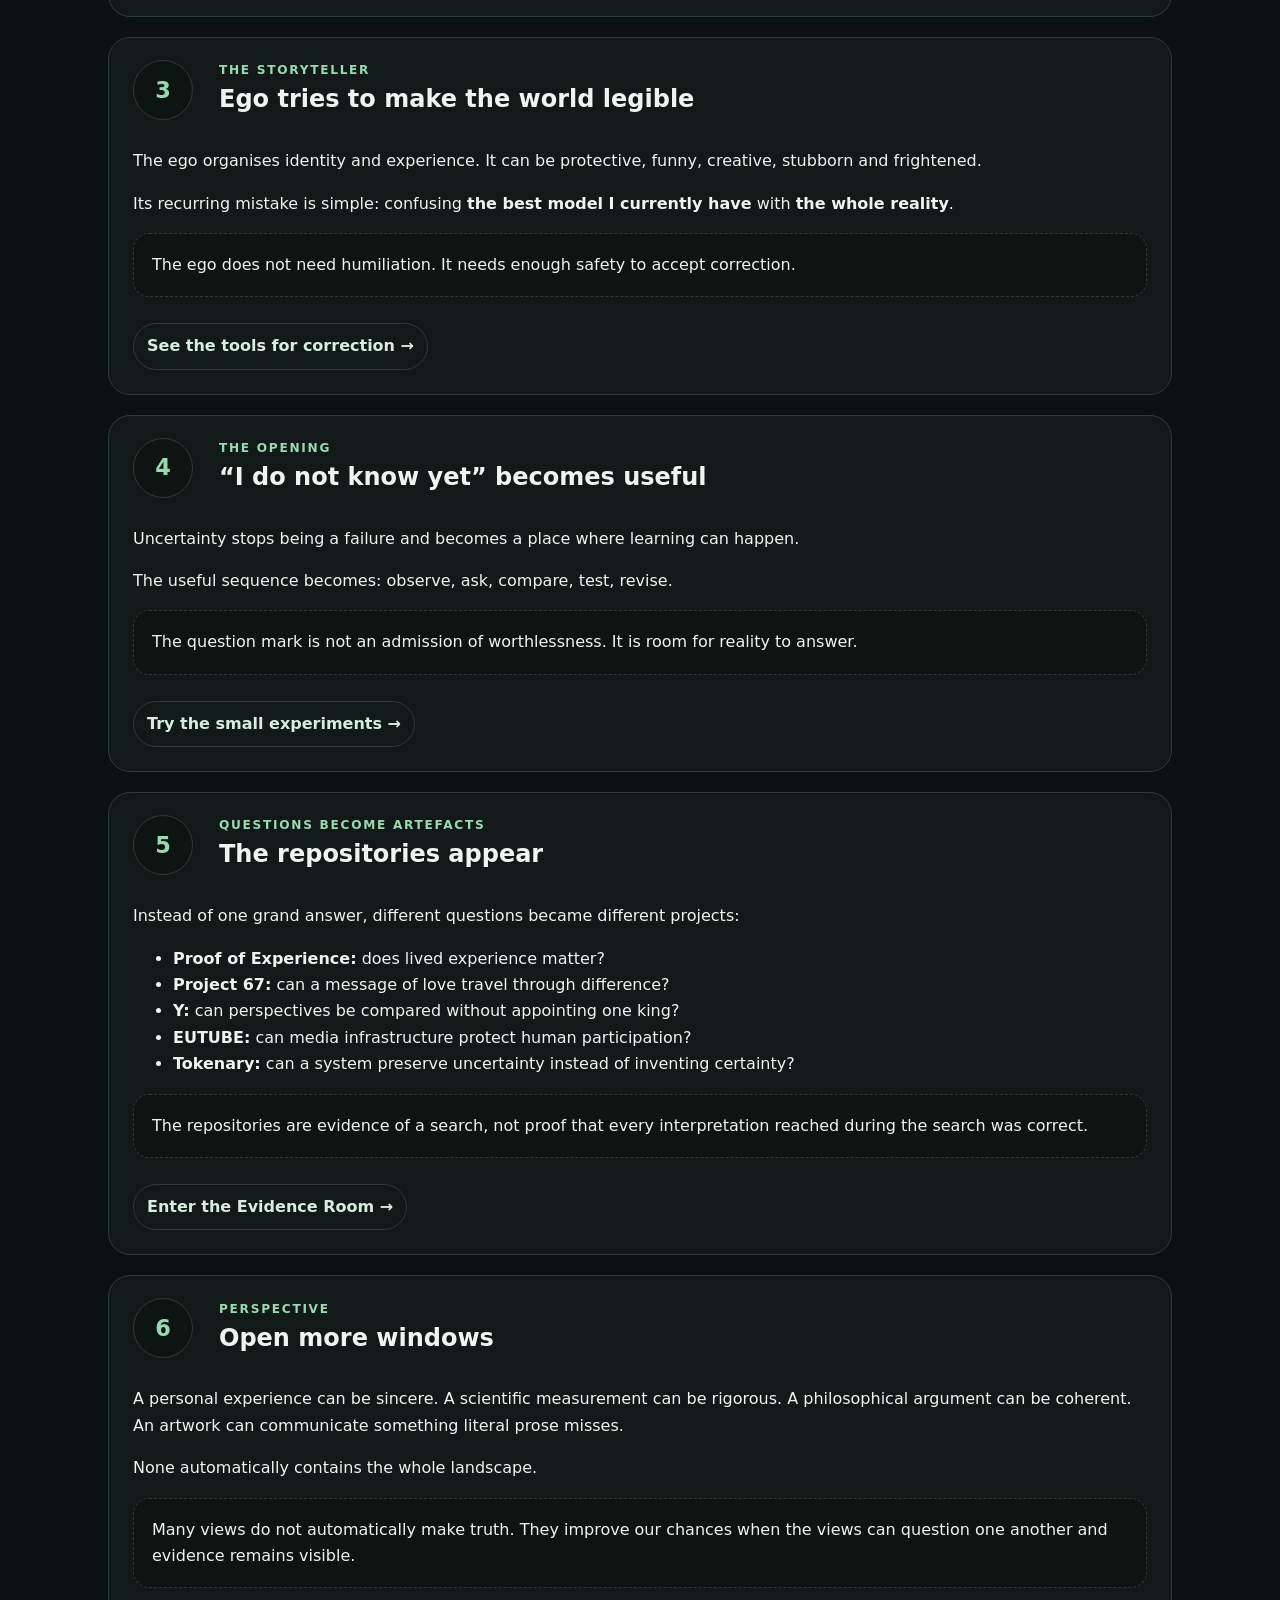
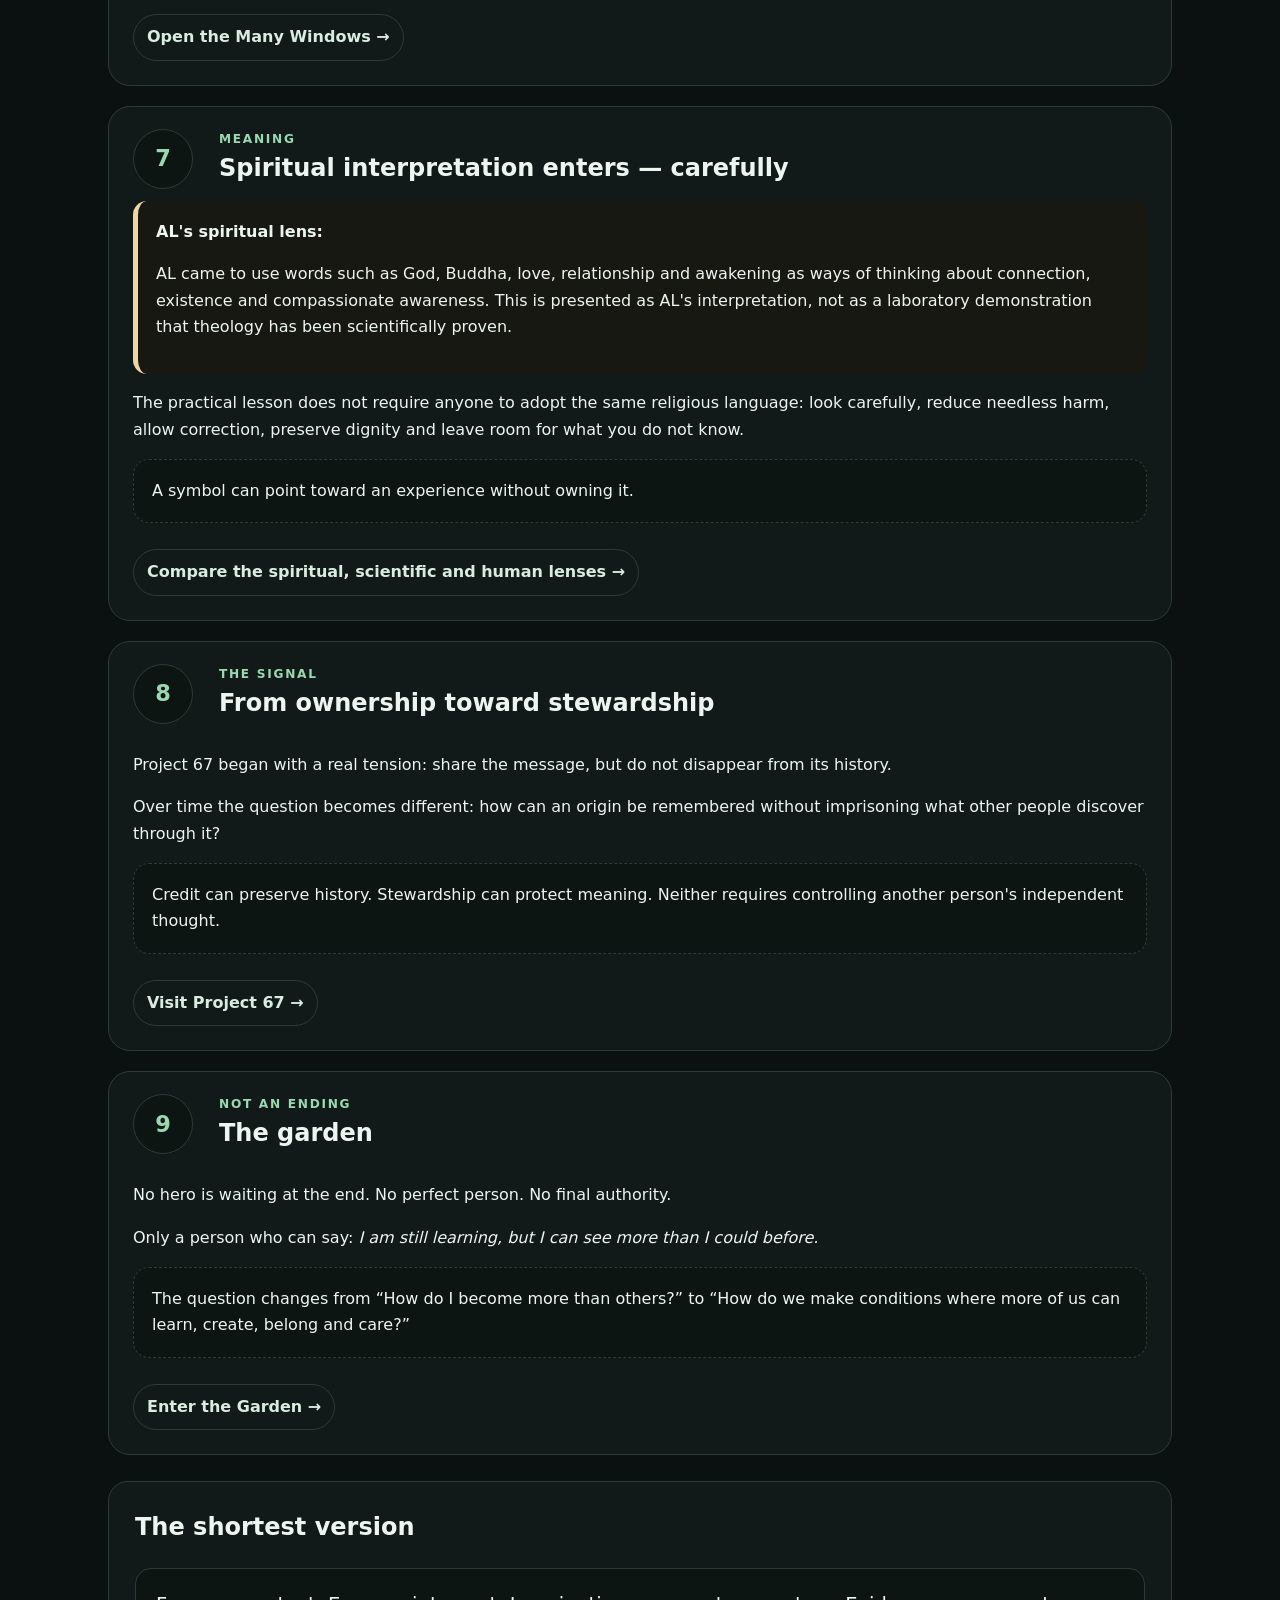
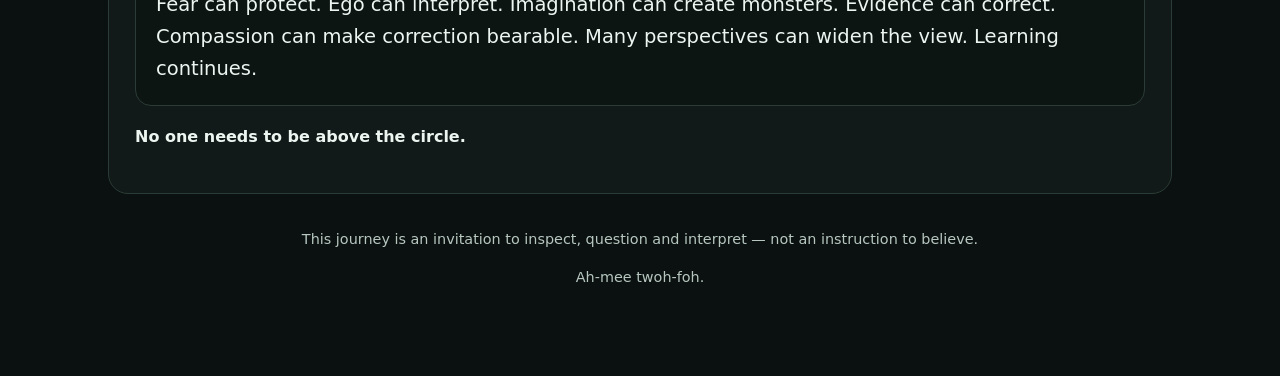
<file: ghostbusters_source/journey.html>
<!doctype html>
<html lang="en">
<head>
<meta charset="utf-8">
<meta name="viewport" content="width=device-width,initial-scale=1">
<title>The Journey — Ghostbusters</title>
<meta name="description" content="A guided path through Ghostbusters — A True Story?">
<link rel="stylesheet" href="assets/style.css">
<script defer src="assets/app.js"></script>
</head>
<body>
<header class="site"><nav class="nav" aria-label="Ghostbusters navigation">
<a class="brand" href="index.html">GHOSTBUSTERS — A TRUE STORY?</a><a href="../index.html">Green Tank ↩</a>
<a href="index.html">Door</a><a href="journey.html">Journey</a><a href="story.html">Story</a>
<a href="ghosts.html">Ghosts</a><a href="tools.html">Tools</a><a href="windows.html">Many Windows</a>
<a href="evidence.html">Evidence</a><a href="signal.html">Project 67</a><a href="gallery.html">Gallery</a>
<a href="simulators.html">Simulators</a><a href="garden.html">Garden</a>
<div class="controls"><button id="bigText" type="button">Larger text</button><button id="contrast" type="button">High contrast</button></div>
</nav></header>
<main class="wrap">
<div class="modebar" aria-label="Reading mode">
<button type="button" onclick="setReadingMode('all')">All layers</button>
<button type="button" onclick="setReadingMode('simple')">Simple view</button>
<button type="button" onclick="setReadingMode('deep')">Deep view</button>
</div>

<h1 class="room-title">The Guided Journey</h1>
<p class="lead">You can still wander anywhere. This page is only a thread for anyone who prefers one clear route.</p>

<div class="journey-track" aria-label="Journey stages">
<a href="#s1">1. Lost</a><a href="#s2">2. Fear</a><a href="#s3">3. Ego</a>
<a href="#s4">4. Questions</a><a href="#s5">5. Projects</a><a href="#s6">6. Many Views</a>
<a href="#s7">7. Meaning</a><a href="#s8">8. Sharing</a><a href="#s9">9. Garden</a>
</div>

<section class="section">
<h2>Before we begin: what kind of “true story” is this?</h2>
<div class="truth-key">
<div class="key"><strong>Documented</strong>Public repositories, pages, dates, files and links.</div>
<div class="key"><strong>Experienced</strong>What AL remembers and felt while living through the journey.</div>
<div class="key"><strong>Interpreted</strong>What those experiences came to mean philosophically or spiritually.</div>
<div class="key"><strong>Unknown</strong>Things not yet established. They stay open.</div>
</div>
<p>The question mark in the title matters. A true story can contain true events, imperfect memory, interpretation, humour and unresolved questions at the same time.</p>
</section>

<section id="s1" class="stage">
<div class="stage-head"><div class="stage-num">1</div><div><div class="kicker">Beginning</div><h2>A person gets lost</h2></div></div>
<div class="stage-body">
<p class="simple-copy">AL spent years trying to become acceptable to other people and slowly lost sight of what AL actually needed.</p>
<p class="deep-copy">Repeated disconnection, fear and adaptation can teach a person to scan everyone else for danger or approval. That can be useful for survival while making identity and trust increasingly difficult.</p>
<div class="transition">The first change is not discovering an answer. It is noticing that the old way of surviving is no longer working.</div>
<a class="path-link" href="story.html">Read the human story →</a>
</div></section>

<section id="s2" class="stage">
<div class="stage-head"><div class="stage-num">2</div><div><div class="kicker">The alarm</div><h2>Fear draws quickly</h2></div></div>
<div class="stage-body">
<p>Fear is not the villain. It reacts fast because waiting for perfect information can sometimes be dangerous.</p>
<p>But rapid protection can become a rapid story: <em>something changed → something is wrong → I know what it is → act now.</em></p>
<div class="transition">The reaction can be real while the explanation is still incomplete.</div>
<a class="path-link" href="ghosts.html">Meet the ghosts →</a>
</div></section>

<section id="s3" class="stage">
<div class="stage-head"><div class="stage-num">3</div><div><div class="kicker">The storyteller</div><h2>Ego tries to make the world legible</h2></div></div>
<div class="stage-body">
<p>The ego organises identity and experience. It can be protective, funny, creative, stubborn and frightened.</p>
<p>Its recurring mistake is simple: confusing <strong>the best model I currently have</strong> with <strong>the whole reality</strong>.</p>
<div class="transition">The ego does not need humiliation. It needs enough safety to accept correction.</div>
<a class="path-link" href="tools.html">See the tools for correction →</a>
</div></section>

<section id="s4" class="stage">
<div class="stage-head"><div class="stage-num">4</div><div><div class="kicker">The opening</div><h2>“I do not know yet” becomes useful</h2></div></div>
<div class="stage-body">
<p>Uncertainty stops being a failure and becomes a place where learning can happen.</p>
<p>The useful sequence becomes: observe, ask, compare, test, revise.</p>
<div class="transition">The question mark is not an admission of worthlessness. It is room for reality to answer.</div>
<a class="path-link" href="simulators.html">Try the small experiments →</a>
</div></section>

<section id="s5" class="stage">
<div class="stage-head"><div class="stage-num">5</div><div><div class="kicker">Questions become artefacts</div><h2>The repositories appear</h2></div></div>
<div class="stage-body">
<p>Instead of one grand answer, different questions became different projects:</p>
<ul>
<li><strong>Proof of Experience:</strong> does lived experience matter?</li>
<li><strong>Project 67:</strong> can a message of love travel through difference?</li>
<li><strong>Y:</strong> can perspectives be compared without appointing one king?</li>
<li><strong>EUTUBE:</strong> can media infrastructure protect human participation?</li>
<li><strong>Tokenary:</strong> can a system preserve uncertainty instead of inventing certainty?</li>
</ul>
<div class="transition">The repositories are evidence of a search, not proof that every interpretation reached during the search was correct.</div>
<a class="path-link" href="evidence.html">Enter the Evidence Room →</a>
</div></section>

<section id="s6" class="stage">
<div class="stage-head"><div class="stage-num">6</div><div><div class="kicker">Perspective</div><h2>Open more windows</h2></div></div>
<div class="stage-body">
<p>A personal experience can be sincere. A scientific measurement can be rigorous. A philosophical argument can be coherent. An artwork can communicate something literal prose misses.</p>
<p>None automatically contains the whole landscape.</p>
<div class="transition">Many views do not automatically make truth. They improve our chances when the views can question one another and evidence remains visible.</div>
<a class="path-link" href="windows.html">Open the Many Windows →</a>
</div></section>

<section id="s7" class="stage">
<div class="stage-head"><div class="stage-num">7</div><div><div class="kicker">Meaning</div><h2>Spiritual interpretation enters — carefully</h2></div></div>
<div class="stage-body">
<div class="spiritual-lens">
<strong>AL's spiritual lens:</strong>
<p>AL came to use words such as God, Buddha, love, relationship and awakening as ways of thinking about connection, existence and compassionate awareness. This is presented as AL's interpretation, not as a laboratory demonstration that theology has been scientifically proven.</p>
</div>
<p>The practical lesson does not require anyone to adopt the same religious language: look carefully, reduce needless harm, allow correction, preserve dignity and leave room for what you do not know.</p>
<div class="transition">A symbol can point toward an experience without owning it.</div>
<a class="path-link" href="windows.html">Compare the spiritual, scientific and human lenses →</a>
</div></section>

<section id="s8" class="stage">
<div class="stage-head"><div class="stage-num">8</div><div><div class="kicker">The signal</div><h2>From ownership toward stewardship</h2></div></div>
<div class="stage-body">
<p>Project 67 began with a real tension: share the message, but do not disappear from its history.</p>
<p>Over time the question becomes different: how can an origin be remembered without imprisoning what other people discover through it?</p>
<div class="transition">Credit can preserve history. Stewardship can protect meaning. Neither requires controlling another person's independent thought.</div>
<a class="path-link" href="signal.html">Visit Project 67 →</a>
</div></section>

<section id="s9" class="stage">
<div class="stage-head"><div class="stage-num">9</div><div><div class="kicker">Not an ending</div><h2>The garden</h2></div></div>
<div class="stage-body">
<p>No hero is waiting at the end. No perfect person. No final authority.</p>
<p>Only a person who can say: <em>I am still learning, but I can see more than I could before.</em></p>
<div class="transition">The question changes from “How do I become more than others?” to “How do we make conditions where more of us can learn, create, belong and care?”</div>
<a class="path-link" href="garden.html">Enter the Garden →</a>
</div></section>

<section class="section">
<h2>The shortest version</h2>
<div class="quote">Fear can protect. Ego can interpret. Imagination can create monsters. Evidence can correct. Compassion can make correction bearable. Many perspectives can widen the view. Learning continues.</div>
<p><strong>No one needs to be above the circle.</strong></p>
</section>

<footer><p>This journey is an invitation to inspect, question and interpret — not an instruction to believe.</p><p>Ah-mee twoh-foh.</p></footer>
</main></body></html>
</file>
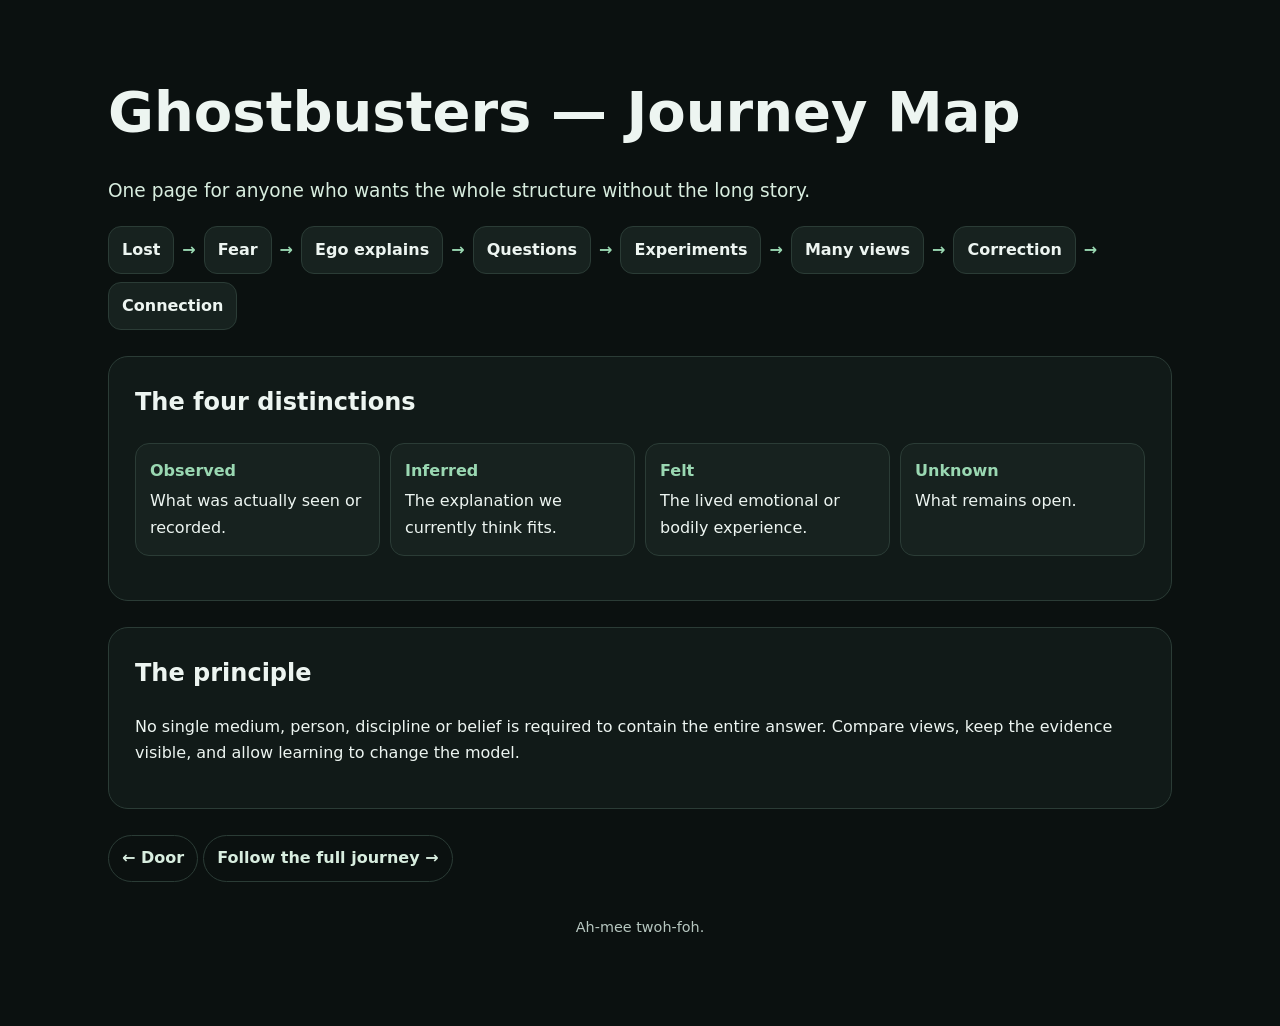
<file: ghostbusters_source/map.html>
<!doctype html>
<html lang="en"><head><meta charset="utf-8"><meta name="viewport" content="width=device-width,initial-scale=1">
<title>Journey Map — Ghostbusters</title><link rel="stylesheet" href="assets/style.css"></head>
<body><main class="wrap">
<h1 class="room-title">Ghostbusters — Journey Map</h1>
<p class="lead">One page for anyone who wants the whole structure without the long story.</p>
<div class="visual-flow">
<span class="node">Lost</span><span class="arrow">→</span>
<span class="node">Fear</span><span class="arrow">→</span>
<span class="node">Ego explains</span><span class="arrow">→</span>
<span class="node">Questions</span><span class="arrow">→</span>
<span class="node">Experiments</span><span class="arrow">→</span>
<span class="node">Many views</span><span class="arrow">→</span>
<span class="node">Correction</span><span class="arrow">→</span>
<span class="node">Connection</span>
</div>
<section class="section"><h2>The four distinctions</h2>
<div class="truth-key"><div class="key"><strong>Observed</strong>What was actually seen or recorded.</div>
<div class="key"><strong>Inferred</strong>The explanation we currently think fits.</div>
<div class="key"><strong>Felt</strong>The lived emotional or bodily experience.</div>
<div class="key"><strong>Unknown</strong>What remains open.</div></div></section>
<section class="section"><h2>The principle</h2>
<p>No single medium, person, discipline or belief is required to contain the entire answer. Compare views, keep the evidence visible, and allow learning to change the model.</p>
</section>
<p><a class="path-link" href="index.html">← Door</a> <a class="path-link" href="journey.html">Follow the full journey →</a></p>
<footer><p>Ah-mee twoh-foh.</p></footer></main></body></html>
</file>
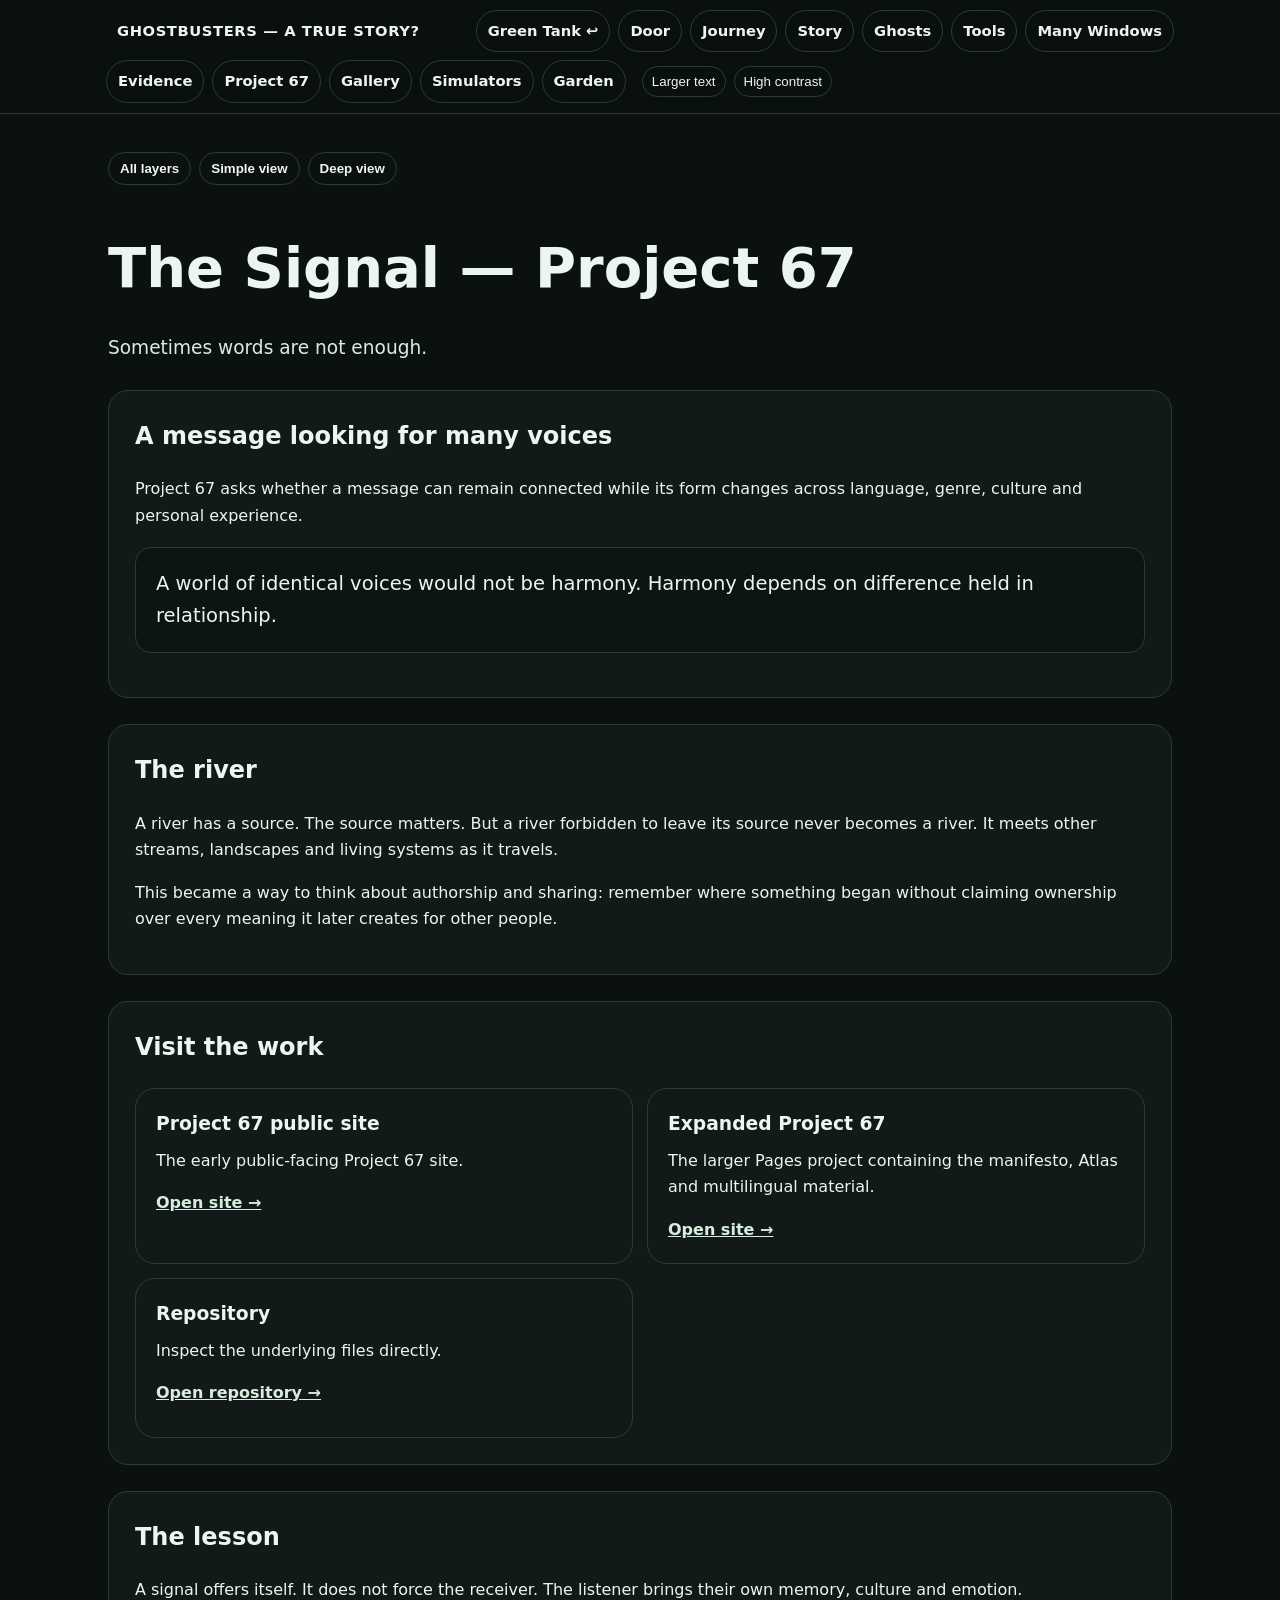
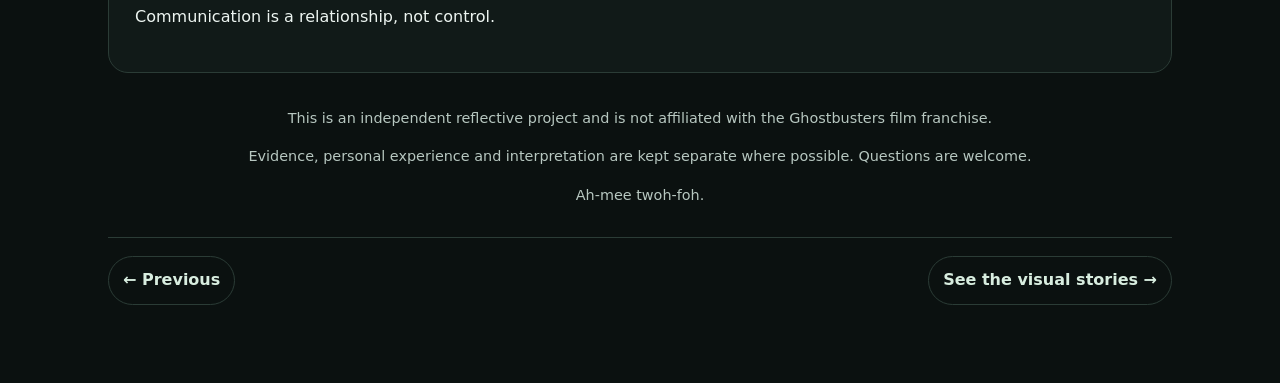
<file: ghostbusters_source/signal.html>
<!doctype html><html lang="en"><head><meta charset="utf-8"><meta name="viewport" content="width=device-width,initial-scale=1"><meta name="description" content="Ghostbusters — A True Story? A Green Tank learning journey through fear, imagination, evidence, humility and connection."><title>Signal — Ghostbusters</title><link rel="stylesheet" href="assets/style.css"><script defer src="assets/app.js"></script></head><body><header class="site"><nav class="nav" aria-label="Ghostbusters navigation"><a class="brand" href="index.html">GHOSTBUSTERS — A TRUE STORY?</a><a href="../index.html">Green Tank ↩</a><a href="index.html">Door</a><a href="journey.html">Journey</a><a href="story.html">Story</a><a href="ghosts.html">Ghosts</a><a href="tools.html">Tools</a><a href="windows.html">Many Windows</a><a href="evidence.html">Evidence</a><a href="signal.html">Project 67</a><a href="gallery.html">Gallery</a><a href="simulators.html">Simulators</a><a href="garden.html">Garden</a><div class="controls" aria-label="Accessibility controls"><button id="bigText" type="button">Larger text</button><button id="contrast" type="button">High contrast</button></div></nav></header><main class="wrap">
<div class="modebar" aria-label="Reading mode">
<button type="button" onclick="setReadingMode('all')">All layers</button>
<button type="button" onclick="setReadingMode('simple')">Simple view</button>
<button type="button" onclick="setReadingMode('deep')">Deep view</button>
</div><h1 class="room-title">The Signal — Project 67</h1><p class="lead">Sometimes words are not enough.</p><section class="section"><h2>A message looking for many voices</h2><p>Project 67 asks whether a message can remain connected while its form changes across language, genre, culture and personal experience.</p><div class="quote">A world of identical voices would not be harmony. Harmony depends on difference held in relationship.</div></section><section class="section"><h2>The river</h2><p>A river has a source. The source matters. But a river forbidden to leave its source never becomes a river. It meets other streams, landscapes and living systems as it travels.</p><p>This became a way to think about authorship and sharing: remember where something began without claiming ownership over every meaning it later creates for other people.</p></section><section class="section"><h2>Visit the work</h2><div class="grid"><div class="card wide"><h3>Project 67 public site</h3><p>The early public-facing Project 67 site.</p><a class="go" href="https://sometimesalex.github.io/" target="_blank" rel="noopener">Open site →</a></div><div class="card wide"><h3>Expanded Project 67</h3><p>The larger Pages project containing the manifesto, Atlas and multilingual material.</p><a class="go" href="https://sometimesalex.github.io/67/" target="_blank" rel="noopener">Open site →</a></div><div class="card wide"><h3>Repository</h3><p>Inspect the underlying files directly.</p><a class="go" href="https://github.com/Sometimesalex/67" target="_blank" rel="noopener">Open repository →</a></div></div></section><section class="section"><h2>The lesson</h2><p>A signal offers itself. It does not force the receiver. The listener brings their own memory, culture and emotion. Communication is a relationship, not control.</p></section><footer><p>This is an independent reflective project and is not affiliated with the Ghostbusters film franchise.</p><p>Evidence, personal experience and interpretation are kept separate where possible. Questions are welcome.</p><p>Ah-mee twoh-foh.</p></footer><nav class="route-nav" aria-label="Guided route"><a href="evidence.html">← Previous</a><a href="gallery.html">See the visual stories →</a></nav>
</main></body></html>
</file>
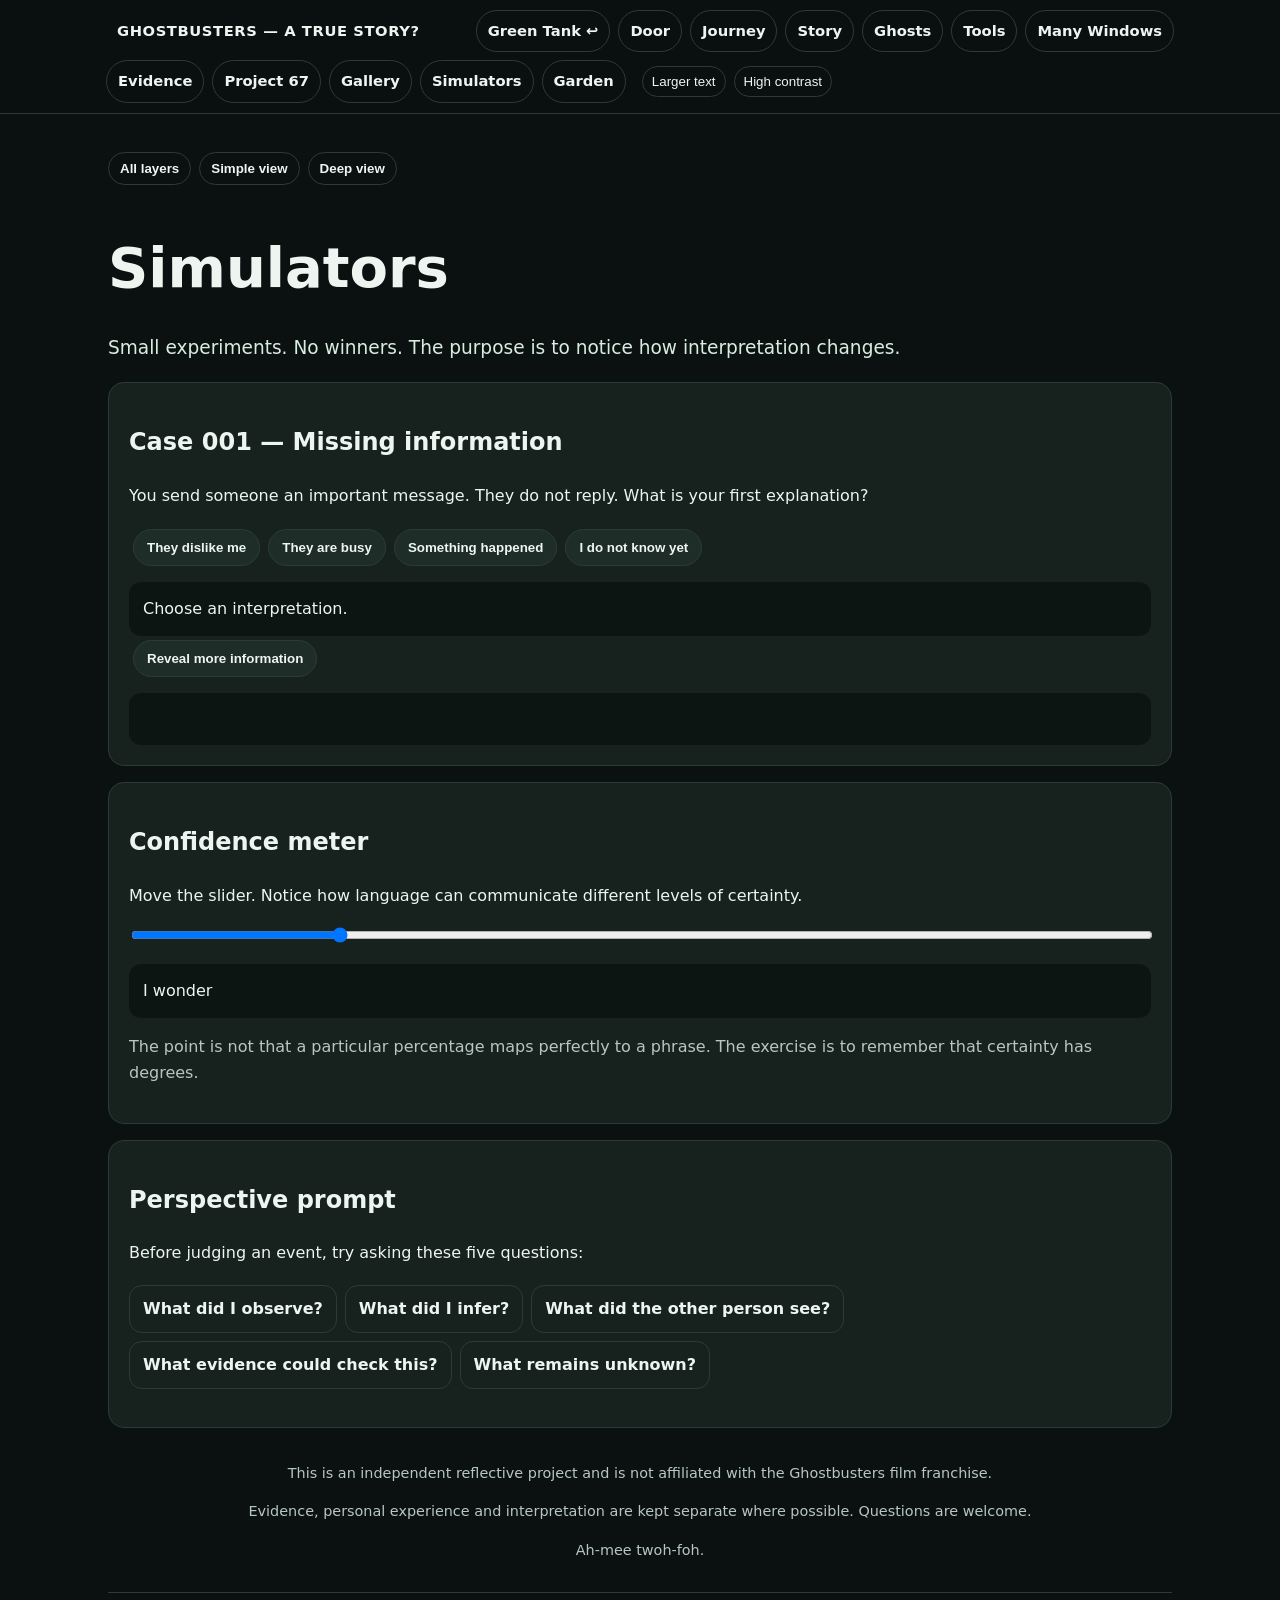
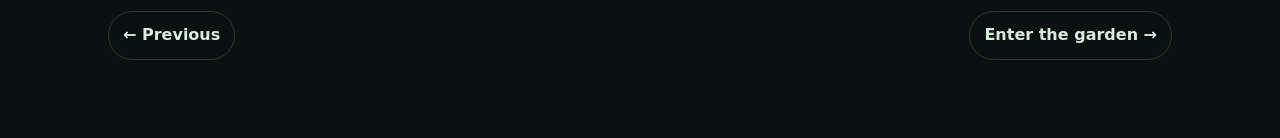
<file: ghostbusters_source/simulators.html>
<!doctype html><html lang="en"><head><meta charset="utf-8"><meta name="viewport" content="width=device-width,initial-scale=1"><meta name="description" content="Ghostbusters — A True Story? A Green Tank learning journey through fear, imagination, evidence, humility and connection."><title>Simulators — Ghostbusters</title><link rel="stylesheet" href="assets/style.css"><script defer src="assets/app.js"></script></head><body><header class="site"><nav class="nav" aria-label="Ghostbusters navigation"><a class="brand" href="index.html">GHOSTBUSTERS — A TRUE STORY?</a><a href="../index.html">Green Tank ↩</a><a href="index.html">Door</a><a href="journey.html">Journey</a><a href="story.html">Story</a><a href="ghosts.html">Ghosts</a><a href="tools.html">Tools</a><a href="windows.html">Many Windows</a><a href="evidence.html">Evidence</a><a href="signal.html">Project 67</a><a href="gallery.html">Gallery</a><a href="simulators.html">Simulators</a><a href="garden.html">Garden</a><div class="controls" aria-label="Accessibility controls"><button id="bigText" type="button">Larger text</button><button id="contrast" type="button">High contrast</button></div></nav></header><main class="wrap">
<div class="modebar" aria-label="Reading mode">
<button type="button" onclick="setReadingMode('all')">All layers</button>
<button type="button" onclick="setReadingMode('simple')">Simple view</button>
<button type="button" onclick="setReadingMode('deep')">Deep view</button>
</div><h1 class="room-title">Simulators</h1><p class="lead">Small experiments. No winners. The purpose is to notice how interpretation changes.</p><section class="sim"><h2>Case 001 — Missing information</h2><p>You send someone an important message. They do not reply. What is your first explanation?</p><button onclick="missingInfo('hate')">They dislike me</button><button onclick="missingInfo('busy')">They are busy</button><button onclick="missingInfo('happened')">Something happened</button><button onclick="missingInfo('unknown')">I do not know yet</button><div class="result" id="missingResult" aria-live="polite">Choose an interpretation.</div><button onclick="revealCase()">Reveal more information</button><div class="result" id="caseReveal" aria-live="polite"></div></section><section class="sim"><h2>Confidence meter</h2><p>Move the slider. Notice how language can communicate different levels of certainty.</p><input class="range" type="range" min="0" max="100" value="20" oninput="confidence(this.value)" aria-label="Confidence"><div class="result" id="confidenceResult">I wonder</div><p class="deep">The point is not that a particular percentage maps perfectly to a phrase. The exercise is to remember that certainty has degrees.</p></section><section class="sim"><h2>Perspective prompt</h2><p>Before judging an event, try asking these five questions:</p><div class="visual-flow"><span class="node">What did I observe?</span><span class="node">What did I infer?</span><span class="node">What did the other person see?</span><span class="node">What evidence could check this?</span><span class="node">What remains unknown?</span></div></section><footer><p>This is an independent reflective project and is not affiliated with the Ghostbusters film franchise.</p><p>Evidence, personal experience and interpretation are kept separate where possible. Questions are welcome.</p><p>Ah-mee twoh-foh.</p></footer><nav class="route-nav" aria-label="Guided route"><a href="gallery.html">← Previous</a><a href="garden.html">Enter the garden →</a></nav>
</main></body></html>
</file>
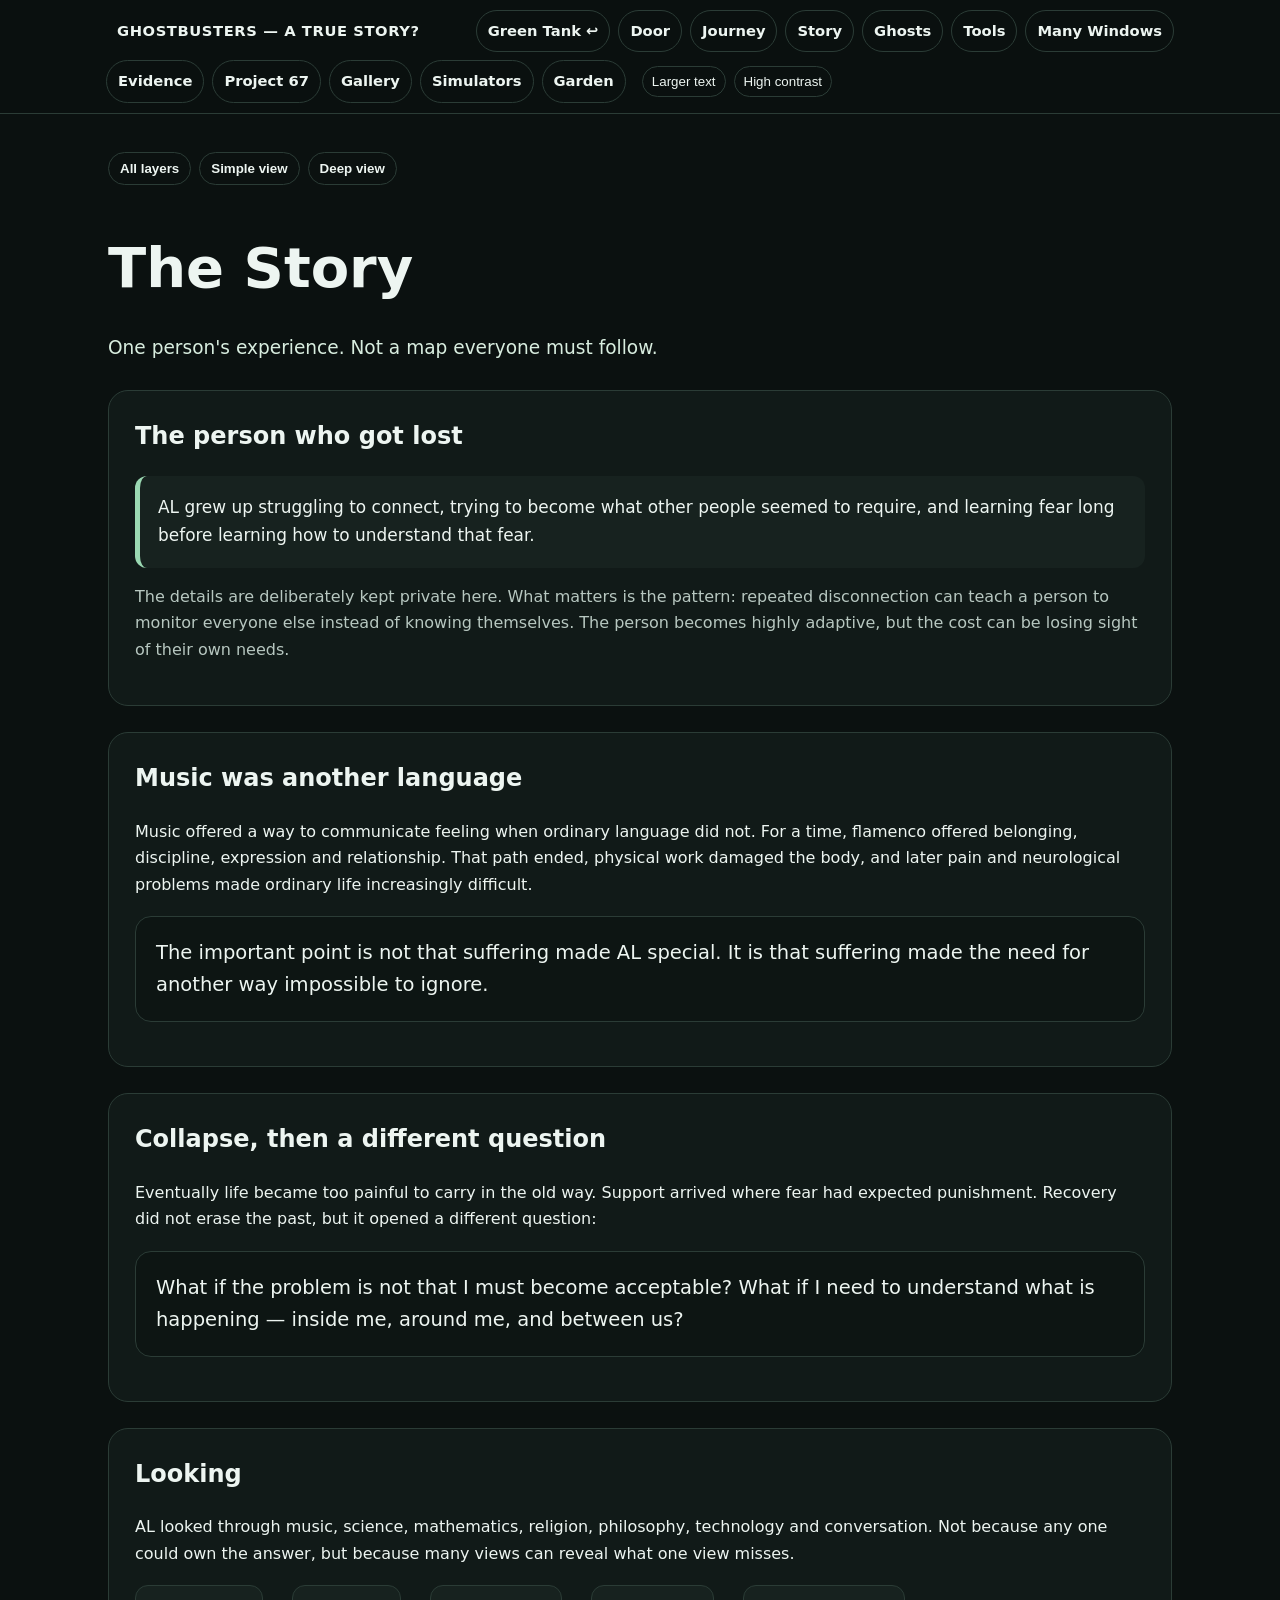
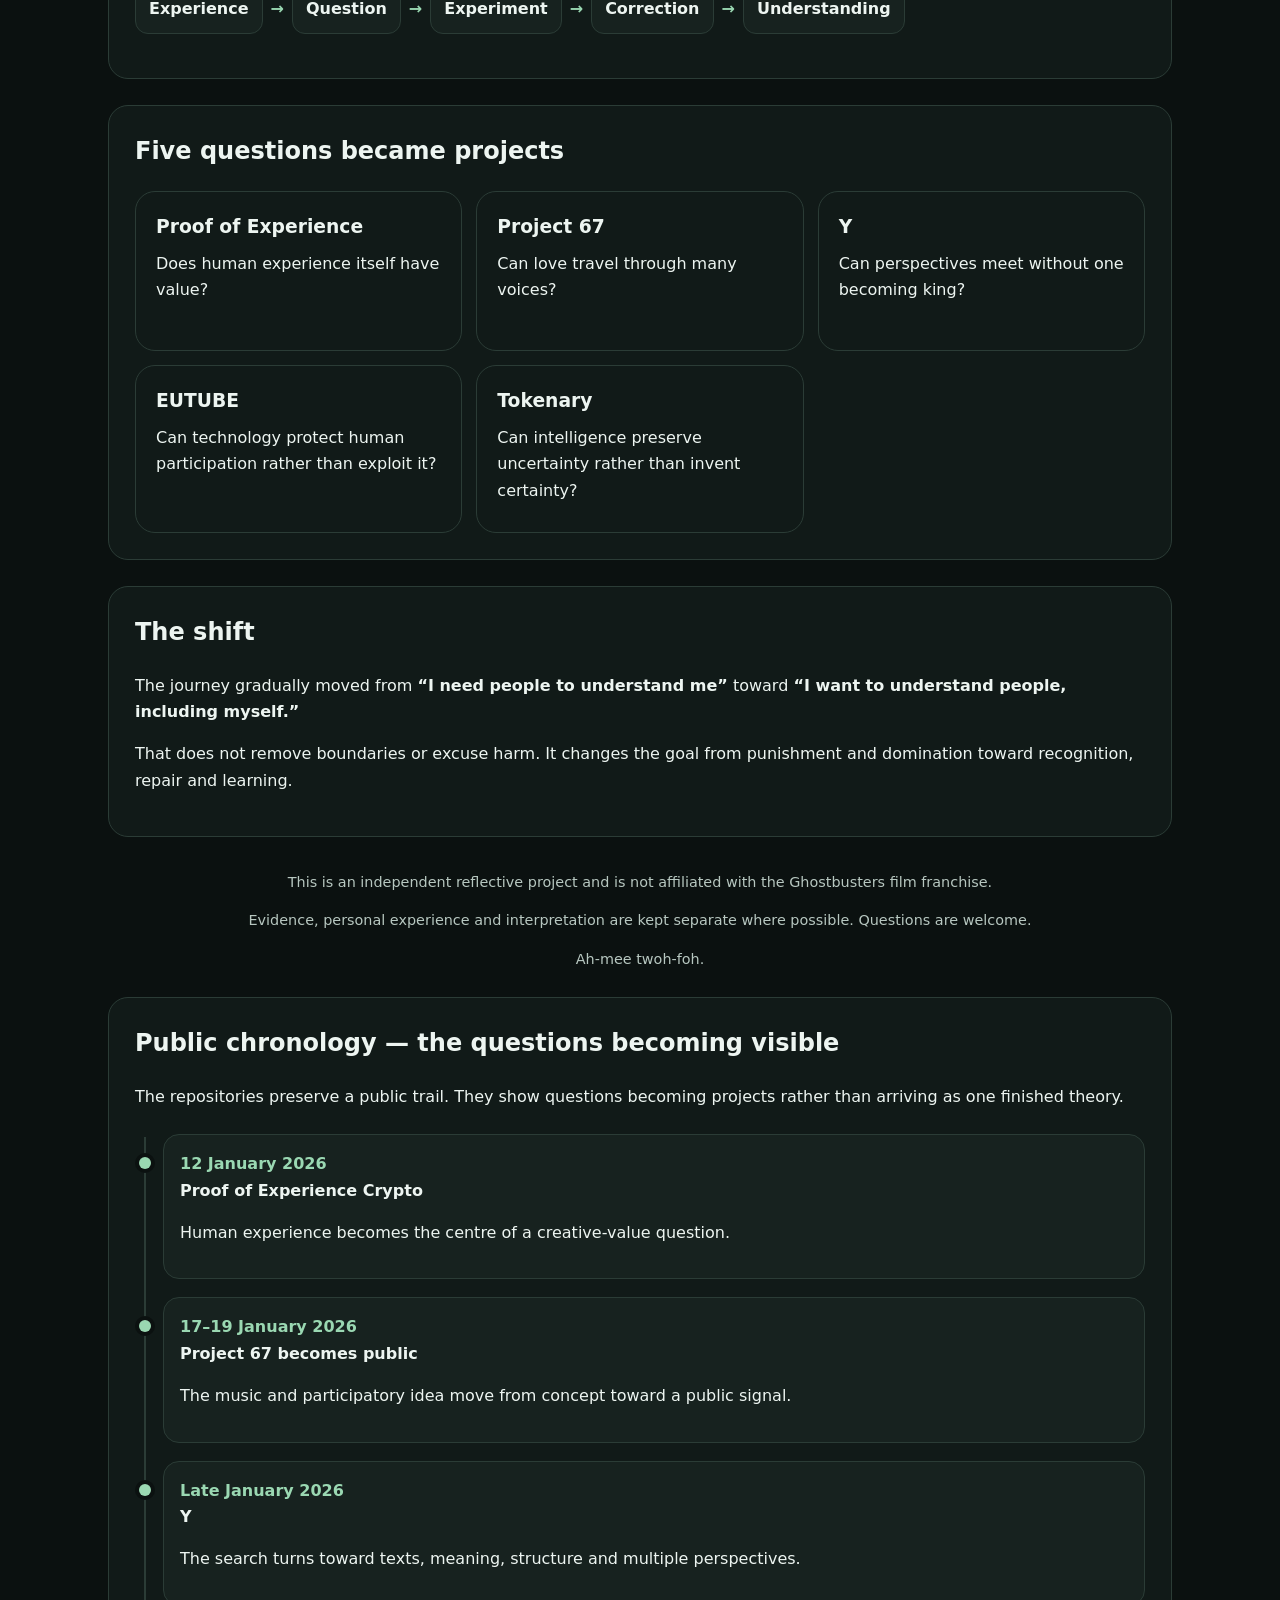
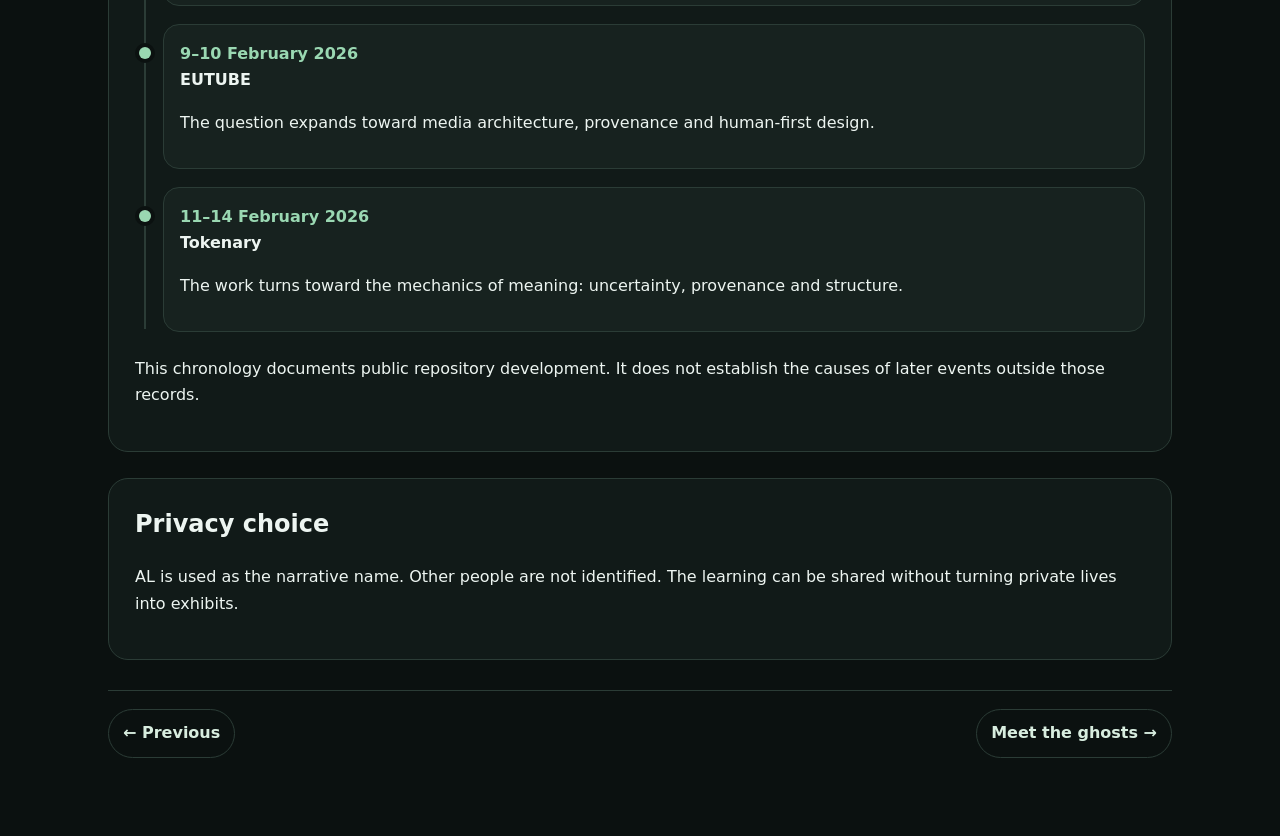
<file: ghostbusters_source/story.html>
<!doctype html><html lang="en"><head><meta charset="utf-8"><meta name="viewport" content="width=device-width,initial-scale=1"><meta name="description" content="Ghostbusters — A True Story? A Green Tank learning journey through fear, imagination, evidence, humility and connection."><title>Story — Ghostbusters</title><link rel="stylesheet" href="assets/style.css"><script defer src="assets/app.js"></script></head><body><header class="site"><nav class="nav" aria-label="Ghostbusters navigation"><a class="brand" href="index.html">GHOSTBUSTERS — A TRUE STORY?</a><a href="../index.html">Green Tank ↩</a><a href="index.html">Door</a><a href="journey.html">Journey</a><a href="story.html">Story</a><a href="ghosts.html">Ghosts</a><a href="tools.html">Tools</a><a href="windows.html">Many Windows</a><a href="evidence.html">Evidence</a><a href="signal.html">Project 67</a><a href="gallery.html">Gallery</a><a href="simulators.html">Simulators</a><a href="garden.html">Garden</a><div class="controls" aria-label="Accessibility controls"><button id="bigText" type="button">Larger text</button><button id="contrast" type="button">High contrast</button></div></nav></header><main class="wrap">
<div class="modebar" aria-label="Reading mode">
<button type="button" onclick="setReadingMode('all')">All layers</button>
<button type="button" onclick="setReadingMode('simple')">Simple view</button>
<button type="button" onclick="setReadingMode('deep')">Deep view</button>
</div><h1 class="room-title">The Story</h1><p class="lead">One person's experience. Not a map everyone must follow.</p><section class="section"><h2>The person who got lost</h2><div class="simple">AL grew up struggling to connect, trying to become what other people seemed to require, and learning fear long before learning how to understand that fear.</div><p class="deep">The details are deliberately kept private here. What matters is the pattern: repeated disconnection can teach a person to monitor everyone else instead of knowing themselves. The person becomes highly adaptive, but the cost can be losing sight of their own needs.</p></section><section class="section"><h2>Music was another language</h2><p>Music offered a way to communicate feeling when ordinary language did not. For a time, flamenco offered belonging, discipline, expression and relationship. That path ended, physical work damaged the body, and later pain and neurological problems made ordinary life increasingly difficult.</p><div class="quote">The important point is not that suffering made AL special. It is that suffering made the need for another way impossible to ignore.</div></section><section class="section"><h2>Collapse, then a different question</h2><p>Eventually life became too painful to carry in the old way. Support arrived where fear had expected punishment. Recovery did not erase the past, but it opened a different question:</p><div class="quote">What if the problem is not that I must become acceptable? What if I need to understand what is happening — inside me, around me, and between us?</div></section><section class="section"><h2>Looking</h2><p>AL looked through music, science, mathematics, religion, philosophy, technology and conversation. Not because any one could own the answer, but because many views can reveal what one view misses.</p><div class="visual-flow"><span class="node">Experience</span><span class="arrow">→</span><span class="node">Question</span><span class="arrow">→</span><span class="node">Experiment</span><span class="arrow">→</span><span class="node">Correction</span><span class="arrow">→</span><span class="node">Understanding</span></div></section><section class="section"><h2>Five questions became projects</h2><div class="grid"><div class="card"><h3>Proof of Experience</h3><p>Does human experience itself have value?</p></div><div class="card"><h3>Project 67</h3><p>Can love travel through many voices?</p></div><div class="card"><h3>Y</h3><p>Can perspectives meet without one becoming king?</p></div><div class="card"><h3>EUTUBE</h3><p>Can technology protect human participation rather than exploit it?</p></div><div class="card"><h3>Tokenary</h3><p>Can intelligence preserve uncertainty rather than invent certainty?</p></div></div></section><section class="section"><h2>The shift</h2><p>The journey gradually moved from <strong>“I need people to understand me”</strong> toward <strong>“I want to understand people, including myself.”</strong></p><p>That does not remove boundaries or excuse harm. It changes the goal from punishment and domination toward recognition, repair and learning.</p></section><footer><p>This is an independent reflective project and is not affiliated with the Ghostbusters film franchise.</p><p>Evidence, personal experience and interpretation are kept separate where possible. Questions are welcome.</p><p>Ah-mee twoh-foh.</p></footer>
<section class="section">
<h2>Public chronology — the questions becoming visible</h2>
<p class="simple-copy">The repositories preserve a public trail. They show questions becoming projects rather than arriving as one finished theory.</p>
<div class="timeline">
<div class="event"><time>12 January 2026</time><strong>Proof of Experience Crypto</strong><p>Human experience becomes the centre of a creative-value question.</p></div>
<div class="event"><time>17–19 January 2026</time><strong>Project 67 becomes public</strong><p>The music and participatory idea move from concept toward a public signal.</p></div>
<div class="event"><time>Late January 2026</time><strong>Y</strong><p>The search turns toward texts, meaning, structure and multiple perspectives.</p></div>
<div class="event"><time>9–10 February 2026</time><strong>EUTUBE</strong><p>The question expands toward media architecture, provenance and human-first design.</p></div>
<div class="event"><time>11–14 February 2026</time><strong>Tokenary</strong><p>The work turns toward the mechanics of meaning: uncertainty, provenance and structure.</p></div>
</div>
<p class="deep-copy">This chronology documents public repository development. It does not establish the causes of later events outside those records.</p>
</section>
<section class="section"><h2>Privacy choice</h2><p>AL is used as the narrative name. Other people are not identified. The learning can be shared without turning private lives into exhibits.</p></section>

<nav class="route-nav" aria-label="Guided route"><a href="journey.html">← Previous</a><a href="ghosts.html">Meet the ghosts →</a></nav>
</main></body></html>
</file>
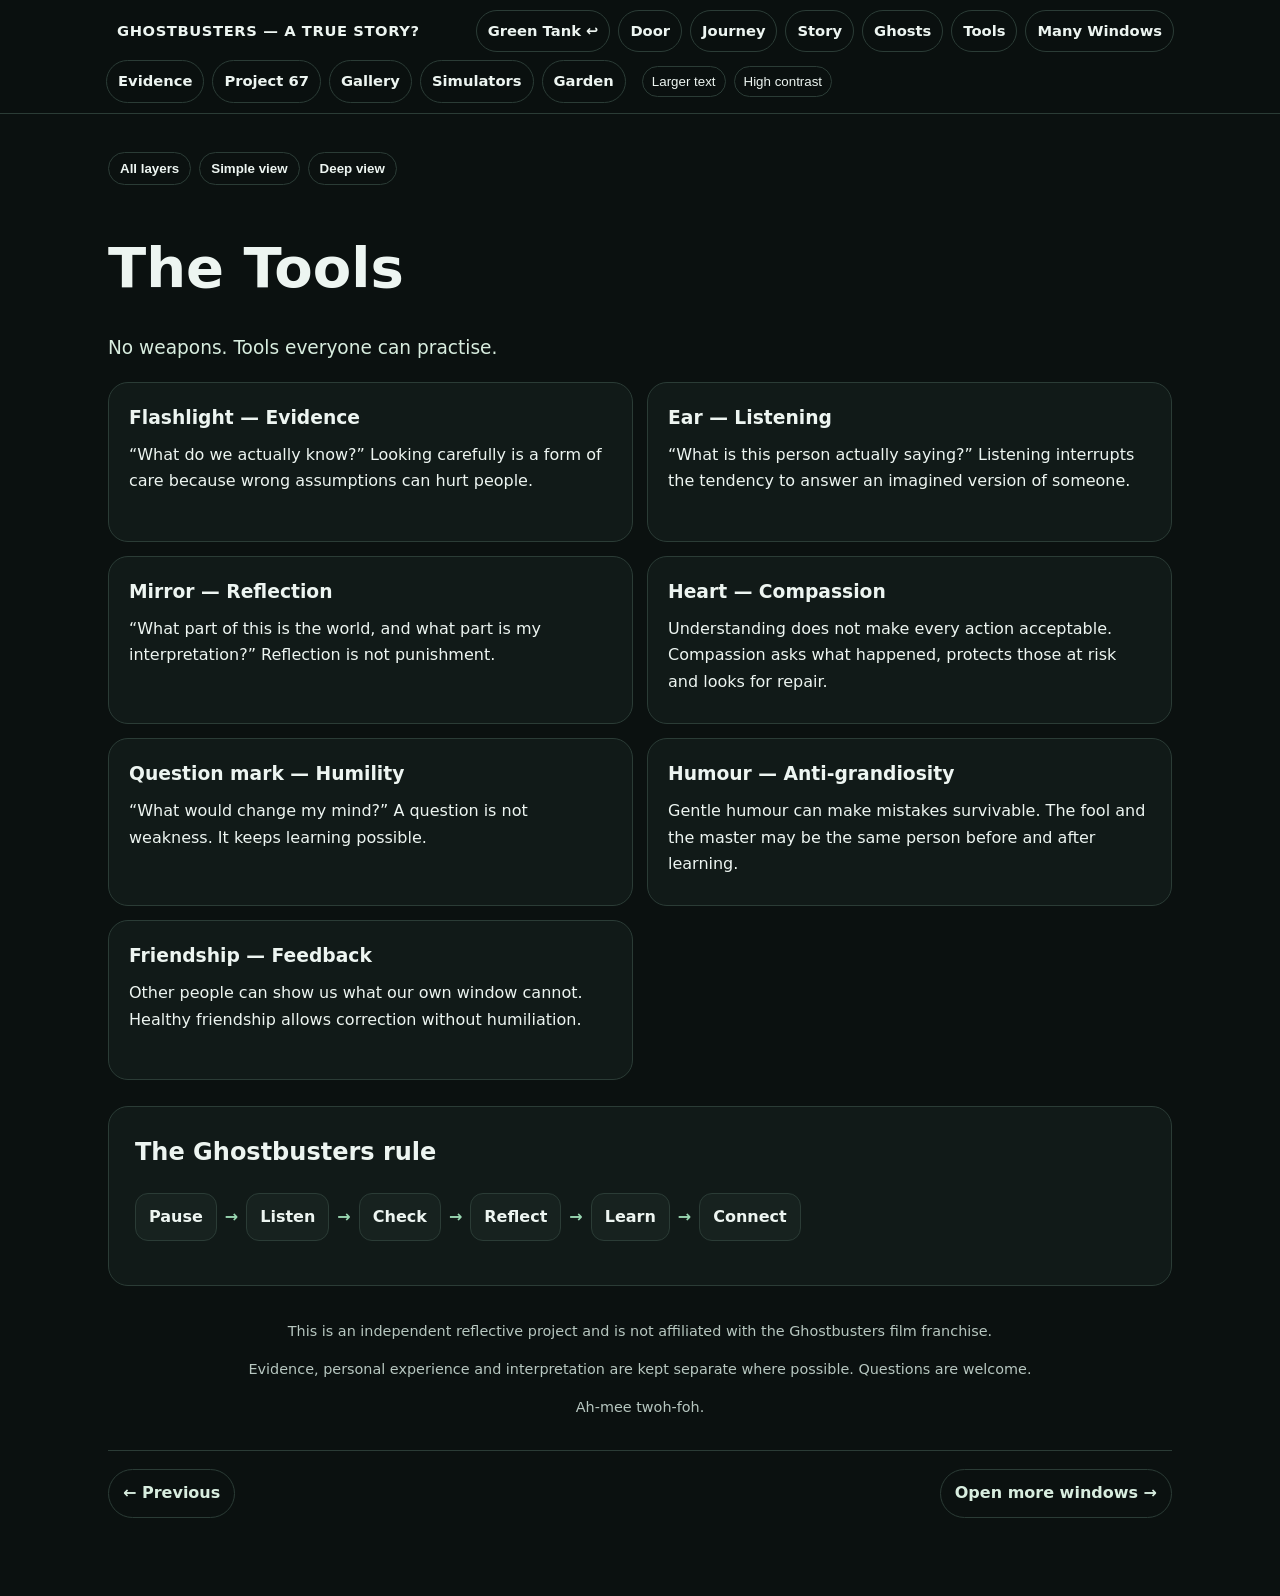
<file: ghostbusters_source/tools.html>
<!doctype html><html lang="en"><head><meta charset="utf-8"><meta name="viewport" content="width=device-width,initial-scale=1"><meta name="description" content="Ghostbusters — A True Story? A Green Tank learning journey through fear, imagination, evidence, humility and connection."><title>Tools — Ghostbusters</title><link rel="stylesheet" href="assets/style.css"><script defer src="assets/app.js"></script></head><body><header class="site"><nav class="nav" aria-label="Ghostbusters navigation"><a class="brand" href="index.html">GHOSTBUSTERS — A TRUE STORY?</a><a href="../index.html">Green Tank ↩</a><a href="index.html">Door</a><a href="journey.html">Journey</a><a href="story.html">Story</a><a href="ghosts.html">Ghosts</a><a href="tools.html">Tools</a><a href="windows.html">Many Windows</a><a href="evidence.html">Evidence</a><a href="signal.html">Project 67</a><a href="gallery.html">Gallery</a><a href="simulators.html">Simulators</a><a href="garden.html">Garden</a><div class="controls" aria-label="Accessibility controls"><button id="bigText" type="button">Larger text</button><button id="contrast" type="button">High contrast</button></div></nav></header><main class="wrap">
<div class="modebar" aria-label="Reading mode">
<button type="button" onclick="setReadingMode('all')">All layers</button>
<button type="button" onclick="setReadingMode('simple')">Simple view</button>
<button type="button" onclick="setReadingMode('deep')">Deep view</button>
</div><h1 class="room-title">The Tools</h1><p class="lead">No weapons. Tools everyone can practise.</p><div class="grid"><div class="card wide"><h3>Flashlight — Evidence</h3><p>“What do we actually know?” Looking carefully is a form of care because wrong assumptions can hurt people.</p></div><div class="card wide"><h3>Ear — Listening</h3><p>“What is this person actually saying?” Listening interrupts the tendency to answer an imagined version of someone.</p></div><div class="card wide"><h3>Mirror — Reflection</h3><p>“What part of this is the world, and what part is my interpretation?” Reflection is not punishment.</p></div><div class="card wide"><h3>Heart — Compassion</h3><p>Understanding does not make every action acceptable. Compassion asks what happened, protects those at risk and looks for repair.</p></div><div class="card wide"><h3>Question mark — Humility</h3><p>“What would change my mind?” A question is not weakness. It keeps learning possible.</p></div><div class="card wide"><h3>Humour — Anti-grandiosity</h3><p>Gentle humour can make mistakes survivable. The fool and the master may be the same person before and after learning.</p></div><div class="card wide"><h3>Friendship — Feedback</h3><p>Other people can show us what our own window cannot. Healthy friendship allows correction without humiliation.</p></div></div><section class="section"><h2>The Ghostbusters rule</h2><div class="visual-flow"><span class="node">Pause</span><span class="arrow">→</span><span class="node">Listen</span><span class="arrow">→</span><span class="node">Check</span><span class="arrow">→</span><span class="node">Reflect</span><span class="arrow">→</span><span class="node">Learn</span><span class="arrow">→</span><span class="node">Connect</span></div></section><footer><p>This is an independent reflective project and is not affiliated with the Ghostbusters film franchise.</p><p>Evidence, personal experience and interpretation are kept separate where possible. Questions are welcome.</p><p>Ah-mee twoh-foh.</p></footer><nav class="route-nav" aria-label="Guided route"><a href="ghosts.html">← Previous</a><a href="windows.html">Open more windows →</a></nav>
</main></body></html>
</file>
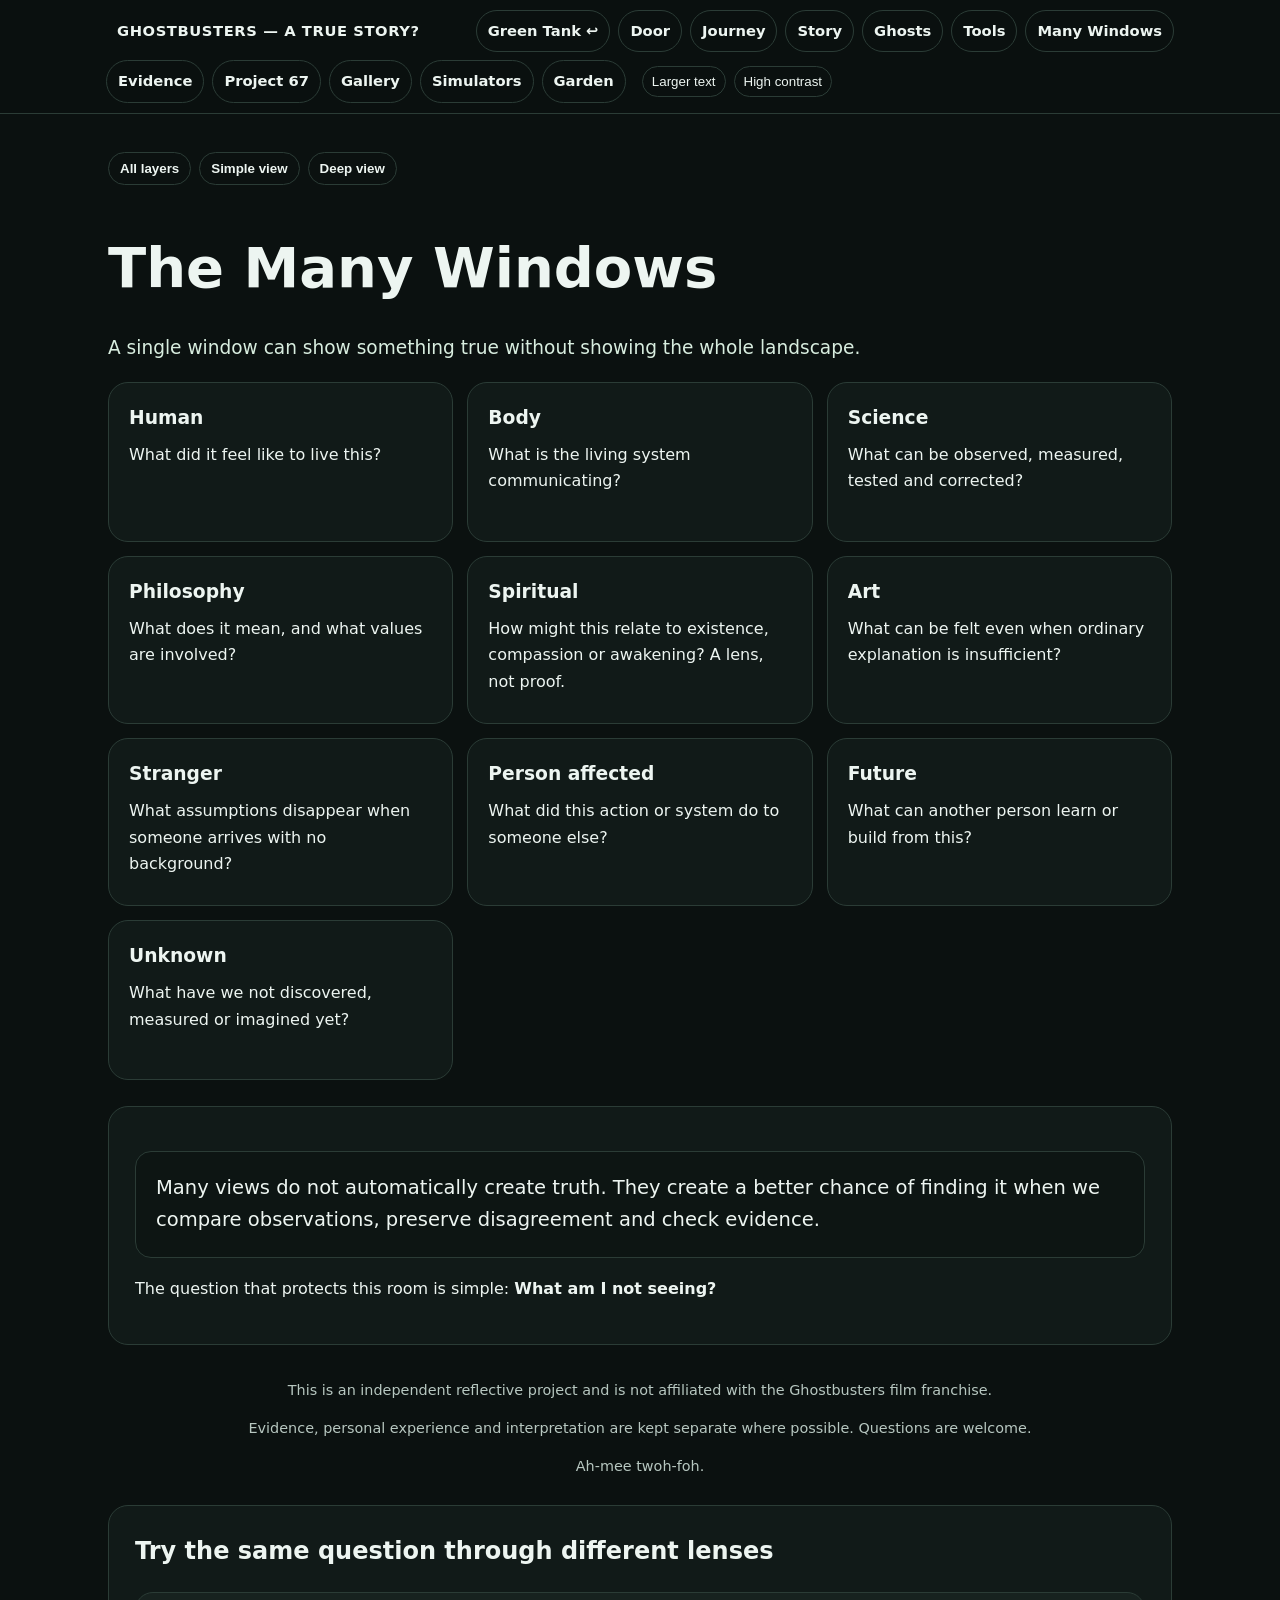
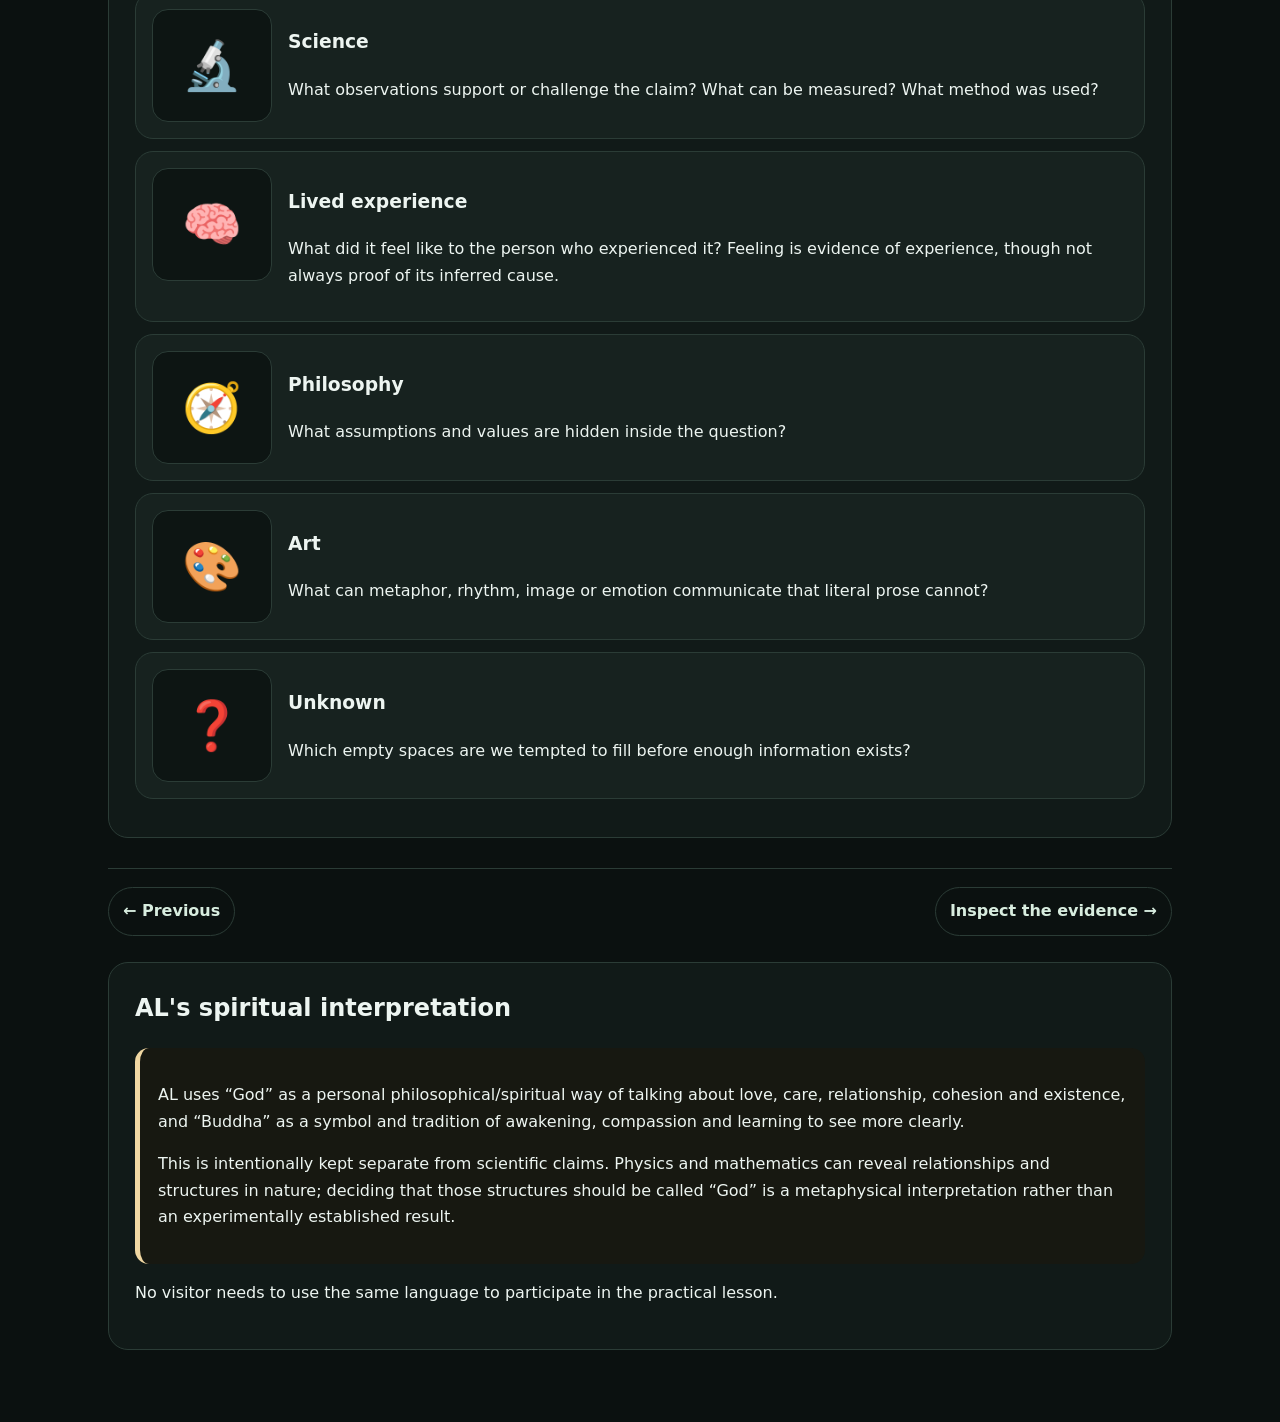
<file: ghostbusters_source/windows.html>
<!doctype html><html lang="en"><head><meta charset="utf-8"><meta name="viewport" content="width=device-width,initial-scale=1"><meta name="description" content="Ghostbusters — A True Story? A Green Tank learning journey through fear, imagination, evidence, humility and connection."><title>Windows — Ghostbusters</title><link rel="stylesheet" href="assets/style.css"><script defer src="assets/app.js"></script></head><body><header class="site"><nav class="nav" aria-label="Ghostbusters navigation"><a class="brand" href="index.html">GHOSTBUSTERS — A TRUE STORY?</a><a href="../index.html">Green Tank ↩</a><a href="index.html">Door</a><a href="journey.html">Journey</a><a href="story.html">Story</a><a href="ghosts.html">Ghosts</a><a href="tools.html">Tools</a><a href="windows.html">Many Windows</a><a href="evidence.html">Evidence</a><a href="signal.html">Project 67</a><a href="gallery.html">Gallery</a><a href="simulators.html">Simulators</a><a href="garden.html">Garden</a><div class="controls" aria-label="Accessibility controls"><button id="bigText" type="button">Larger text</button><button id="contrast" type="button">High contrast</button></div></nav></header><main class="wrap">
<div class="modebar" aria-label="Reading mode">
<button type="button" onclick="setReadingMode('all')">All layers</button>
<button type="button" onclick="setReadingMode('simple')">Simple view</button>
<button type="button" onclick="setReadingMode('deep')">Deep view</button>
</div><h1 class="room-title">The Many Windows</h1><p class="lead">A single window can show something true without showing the whole landscape.</p><div class="grid"><div class="card"><h3>Human</h3><p>What did it feel like to live this?</p></div><div class="card"><h3>Body</h3><p>What is the living system communicating?</p></div><div class="card"><h3>Science</h3><p>What can be observed, measured, tested and corrected?</p></div><div class="card"><h3>Philosophy</h3><p>What does it mean, and what values are involved?</p></div><div class="card"><h3>Spiritual</h3><p>How might this relate to existence, compassion or awakening? A lens, not proof.</p></div><div class="card"><h3>Art</h3><p>What can be felt even when ordinary explanation is insufficient?</p></div><div class="card"><h3>Stranger</h3><p>What assumptions disappear when someone arrives with no background?</p></div><div class="card"><h3>Person affected</h3><p>What did this action or system do to someone else?</p></div><div class="card"><h3>Future</h3><p>What can another person learn or build from this?</p></div><div class="card"><h3>Unknown</h3><p>What have we not discovered, measured or imagined yet?</p></div></div><section class="section"><div class="quote">Many views do not automatically create truth. They create a better chance of finding it when we compare observations, preserve disagreement and check evidence.</div><p>The question that protects this room is simple: <strong>What am I not seeing?</strong></p></section><footer><p>This is an independent reflective project and is not affiliated with the Ghostbusters film franchise.</p><p>Evidence, personal experience and interpretation are kept separate where possible. Questions are welcome.</p><p>Ah-mee twoh-foh.</p></footer>
<section class="section"><h2>Try the same question through different lenses</h2>
<div class="lens"><div class="lens-icon">🔬</div><div><h3>Science</h3><p>What observations support or challenge the claim? What can be measured? What method was used?</p></div></div>
<div class="lens"><div class="lens-icon">🧠</div><div><h3>Lived experience</h3><p>What did it feel like to the person who experienced it? Feeling is evidence of experience, though not always proof of its inferred cause.</p></div></div>
<div class="lens"><div class="lens-icon">🧭</div><div><h3>Philosophy</h3><p>What assumptions and values are hidden inside the question?</p></div></div>
<div class="lens"><div class="lens-icon">🎨</div><div><h3>Art</h3><p>What can metaphor, rhythm, image or emotion communicate that literal prose cannot?</p></div></div>
<div class="lens"><div class="lens-icon">❓</div><div><h3>Unknown</h3><p>Which empty spaces are we tempted to fill before enough information exists?</p></div></div>
</section>
<nav class="route-nav" aria-label="Guided route"><a href="tools.html">← Previous</a><a href="evidence.html">Inspect the evidence →</a></nav>

<section class="section">
<h2>AL's spiritual interpretation</h2>
<div class="spiritual-lens">
<p>AL uses “God” as a personal philosophical/spiritual way of talking about love, care, relationship, cohesion and existence, and “Buddha” as a symbol and tradition of awakening, compassion and learning to see more clearly.</p>
<p>This is intentionally kept separate from scientific claims. Physics and mathematics can reveal relationships and structures in nature; deciding that those structures should be called “God” is a metaphysical interpretation rather than an experimentally established result.</p>
</div>
<p>No visitor needs to use the same language to participate in the practical lesson.</p>
</section>

</main></body></html>
</file>
<file: styles.css>
:root {
  --bg: #07110d;
  --bg-2: #0c1913;
  --panel: #102019;
  --panel-2: #15271f;
  --line: #294537;
  --ink: #f2f6f3;
  --muted: #a8b7ae;
  --green: #66f28d;
  --green-2: #38c96d;
  --cream: #e9efe9;
  --shadow: 0 18px 50px rgba(0,0,0,.28);
  --radius: 20px;
}
* { box-sizing: border-box; }
html { scroll-behavior: smooth; }
body {
  margin: 0;
  font-family: Inter, ui-sans-serif, system-ui, -apple-system, BlinkMacSystemFont, "Segoe UI", sans-serif;
  color: var(--ink);
  background:
    radial-gradient(circle at 20% 0%, rgba(53,201,109,.14), transparent 32rem),
    linear-gradient(180deg, #07110d 0%, #0a1510 48%, #07110d 100%);
  line-height: 1.6;
}
a { color: inherit; }
.container { width: min(1160px, calc(100% - 36px)); margin: 0 auto; }
header {
  position: sticky;
  top: 0;
  z-index: 50;
  backdrop-filter: blur(14px);
  background: rgba(7,17,13,.84);
  border-bottom: 1px solid rgba(102,242,141,.12);
}
.nav { min-height: 72px; display: flex; align-items: center; justify-content: space-between; gap: 20px; }
.brand { display: inline-flex; align-items: center; gap: 12px; text-decoration: none; font-weight: 800; letter-spacing: -.02em; }
.brand-mark { width: 38px; height: 38px; display: grid; place-items: center; border: 1px solid var(--green); color: var(--green); border-radius: 10px; font-size: 13px; letter-spacing: .08em; }
.nav-links { display: flex; flex-wrap: wrap; gap: 18px; align-items: center; }
.nav-links a { color: var(--muted); text-decoration: none; font-size: .95rem; }
.nav-links a:hover { color: var(--green); }
.hero { padding: 94px 0 72px; }
.eyebrow { color: var(--green); text-transform: uppercase; letter-spacing: .14em; font-size: .78rem; font-weight: 800; }
h1, h2, h3 { margin: 0 0 14px; line-height: 1.06; letter-spacing: -.035em; }
h1 { font-size: clamp(3rem, 8vw, 6.4rem); max-width: 980px; }
h2 { font-size: clamp(2rem, 5vw, 3.8rem); }
h3 { font-size: 1.3rem; }
.lead { max-width: 800px; font-size: clamp(1.08rem, 2vw, 1.38rem); color: var(--cream); }
.muted { color: var(--muted); }
.actions { display: flex; flex-wrap: wrap; gap: 12px; margin-top: 28px; }
.button { display: inline-flex; align-items: center; justify-content: center; min-height: 48px; padding: 0 18px; border-radius: 999px; border: 1px solid var(--line); text-decoration: none; font-weight: 750; }
.button.primary { background: var(--green); color: #06100b; border-color: var(--green); }
.button:hover { transform: translateY(-1px); }
.signal-bar { margin-top: 52px; border-top: 1px solid var(--line); border-bottom: 1px solid var(--line); padding: 18px 0; display: flex; flex-wrap: wrap; gap: 14px 26px; color: var(--muted); }
.signal-bar strong { color: var(--ink); }
section { padding: 72px 0; }
.section-head { max-width: 820px; margin-bottom: 34px; }
.grid { display: grid; gap: 18px; }
.grid.cards { grid-template-columns: repeat(4, minmax(0,1fr)); }
.card { border: 1px solid var(--line); border-radius: var(--radius); background: linear-gradient(180deg, rgba(21,39,31,.9), rgba(12,25,19,.9)); padding: 24px; box-shadow: var(--shadow); }
.card .num { color: var(--green); font-size: .78rem; font-weight: 800; letter-spacing: .12em; text-transform: uppercase; }
.card p { color: var(--muted); margin-bottom: 0; }
.card .needed { margin-top: 18px; padding-top: 14px; border-top: 1px solid var(--line); font-size: .9rem; color: var(--cream); }
.quote { font-size: clamp(1.5rem, 3vw, 2.5rem); max-width: 980px; padding-left: 24px; border-left: 3px solid var(--green); color: var(--cream); }
.press-strip { border: 1px solid var(--line); border-radius: var(--radius); padding: 28px; display: grid; grid-template-columns: 1fr auto; gap: 20px; align-items: center; background: rgba(102,242,141,.05); }
.steps { counter-reset: step; display: grid; grid-template-columns: repeat(5,1fr); gap: 14px; }
.step { border-top: 2px solid var(--green); padding-top: 16px; }
.step::before { counter-increment: step; content: "0" counter(step); color: var(--green); font-weight: 900; font-size: .82rem; letter-spacing: .1em; }
.step p { color: var(--muted); }
.record { grid-template-columns: repeat(3, 1fr); }
.record .card { min-height: 150px; }
.scanner { background: linear-gradient(135deg, rgba(102,242,141,.1), rgba(7,17,13,.2)); border-top: 1px solid var(--line); border-bottom: 1px solid var(--line); }
.library { grid-template-columns: repeat(2,1fr); }
.pub { padding: 22px 0; border-top: 1px solid var(--line); }
.pub small { color: var(--green); text-transform: uppercase; letter-spacing: .09em; font-weight: 800; }
.pub a { text-decoration: none; }
.pub a:hover h3 { color: var(--green); }
.music-box { border-radius: calc(var(--radius) + 6px); padding: 38px; background: #e9efe9; color: #07110d; }
.music-box p { color: #34443a; max-width: 850px; }
.music-box .button { border-color: #07110d; }
.participate { text-align: center; padding: 90px 0; }
.participate .section-head { margin-inline: auto; }
footer { border-top: 1px solid var(--line); padding: 34px 0 48px; color: var(--muted); }
.footer-row { display: flex; justify-content: space-between; gap: 24px; flex-wrap: wrap; }
.dev-note { margin-top: 18px; font-size: .82rem; color: #789183; }
@media (max-width: 980px) {
  .grid.cards { grid-template-columns: repeat(2,1fr); }
  .steps { grid-template-columns: repeat(2,1fr); }
  .record { grid-template-columns: repeat(2,1fr); }
}
@media (max-width: 680px) {
  .nav { align-items: flex-start; padding: 14px 0; flex-direction: column; }
  .nav-links { gap: 11px 15px; }
  .hero { padding-top: 58px; }
  .grid.cards, .record, .library, .steps { grid-template-columns: 1fr; }
  .press-strip { grid-template-columns: 1fr; }
  section { padding: 54px 0; }
  .music-box { padding: 26px; }
}
</file>
<file: freedom_vision_source/styles.css>
:root{--bg:#0b1216;--ink:#f5f4e9;--muted:#a5b0b0;--soft:#cdd6d3;--line:#2d3e42;--panel:#111f23;--mint:#bce9d6;--mint2:#8dc9ba;--gold:#f8ce94;--radius:16px;--font:ui-sans-serif,system-ui,-apple-system,BlinkMacSystemFont,"Segoe UI",sans-serif}
*{box-sizing:border-box}html{scroll-behavior:smooth}body{margin:0;background:var(--bg);color:var(--ink);font-family:var(--font);-webkit-font-smoothing:antialiased}button,input{font:inherit}button{cursor:pointer}a{color:inherit}.sr-only{position:absolute;width:1px;height:1px;padding:0;margin:-1px;overflow:hidden;clip:rect(0,0,0,0);white-space:nowrap;border:0}.skip{position:absolute;top:-100px;left:10px;z-index:100;background:#fff;color:#000;padding:10px}.skip:focus{top:10px}button:focus-visible,a:focus-visible,input:focus-visible,summary:focus-visible{outline:3px solid #f8ce94;outline-offset:3px}.page-shell{overflow:hidden}
.masthead{border-bottom:1px solid #284047;background:#101b1f}.masthead-inner{width:min(1380px,calc(100% - 100px));margin:auto;min-height:88px;display:flex;align-items:center;gap:34px}.fv-brand{display:flex;align-items:center;gap:14px;text-decoration:none;flex-shrink:0}.brand-glyph{width:47px;height:47px;border:2px solid #d6f2e8;border-radius:50%;display:grid;place-items:center;position:relative}.brand-glyph:after,.brand-glyph:before{content:"";position:absolute;width:30px;height:14px;border:2px solid #d6f2e8;border-radius:100%;transform:rotate(-18deg)}.brand-glyph:before{width:16px;height:16px;border-radius:50%}.brand-glyph .iris{width:5px;height:5px;border-radius:50%;background:var(--gold);z-index:1}.brand-text{font-weight:800;font-size:16px;letter-spacing:.07em;line-height:1.08}.brand-text strong{color:var(--mint)}.brand-text small{display:block;color:#9daead;font-size:9px;letter-spacing:.31em;font-weight:600;margin-top:5px}.main-nav{display:flex;gap:7px;align-items:center;margin-left:auto}.nav-link{background:none;color:#b5c2c4;border:0;border-bottom:2px solid transparent;padding:35px 16px 32px;font-size:13px;font-weight:650}.nav-link:hover,.nav-link.active{color:#fff}.nav-link.active{border-color:#bfe9d5}.home-link{white-space:nowrap;text-decoration:none;font-size:12px;color:#e4f1e9;border:1px solid #506769;border-radius:99px;padding:11px 17px;margin-left:8px}.home-link span{color:var(--mint)}
.hero{width:min(1380px,calc(100% - 100px));margin:auto;min-height:520px;display:grid;grid-template-columns:1.32fr .68fr;position:relative;align-items:center}.hero-text{padding:72px 0 70px;position:relative;z-index:2}.eyebrow,.section-label{font-size:11px;letter-spacing:.185em;font-weight:800;color:var(--mint2)}.eyebrow{display:flex;align-items:center;gap:10px}.signal-dot{width:7px;height:7px;background:#b7e6d4;border-radius:50%;box-shadow:0 0 0 4px #b7e6d42a}.hero h1{font-size:clamp(42px,5vw,76px);line-height:1.07;letter-spacing:-.057em;font-weight:650;margin:24px 0 21px}.hero h1 em{font-family:Georgia,serif;font-size:1.06em;font-weight:400;color:var(--mint);letter-spacing:-.055em}.hero p{color:#aebdbb;font-size:17px;line-height:1.6;max-width:610px}.search-block{max-width:750px;margin-top:30px}.search-field{display:flex;align-items:center;padding:7px;gap:8px;border:1px solid #829d9f;background:#f6f5ec;border-radius:13px;box-shadow:0 18px 40px #0004}.magnify{width:22px;height:22px;margin-left:15px;color:#556568;flex-shrink:0}.magnify svg{width:100%;height:100%}.search-field input{border:0;background:transparent;min-width:0;flex:1;padding:15px 4px;outline:none;color:#192d31;font-size:15px}.search-field input::placeholder{color:#7b8b8e}.search-field input:focus-visible{outline:none}.search-field:focus-within{outline:3px solid #8ecbb6;outline-offset:3px}.search-button{background:#b8e5d2;color:#0c2425;border:0;border-radius:8px;padding:15px 19px;font-weight:800;white-space:nowrap;display:inline-flex;gap:20px;align-items:center;justify-content:space-between}.search-button:hover{background:#d4f1e4}.search-button:disabled{opacity:.5;cursor:not-allowed}.search-button span{font-size:18px}.hero p.search-hint{font-size:11px;color:#83989d;margin:11px 0 0}.quick-searches{margin-top:22px;display:flex;align-items:center;flex-wrap:wrap;gap:8px}.quick-searches span{font-size:10px;letter-spacing:.18em;color:#71898e;font-weight:800;margin-right:6px}.quick-searches button{border:1px solid #42565b;background:#16282c;border-radius:999px;color:#cbd6d1;padding:8px 12px;font-size:12px}.quick-searches button:hover{border-color:var(--mint);color:#fff}
.hero-art{min-height:410px;position:relative;display:grid;place-items:center;opacity:.97}.hero-art:before{content:"";width:100%;height:100%;position:absolute;background:radial-gradient(ellipse at center,#18514e 0%,#153338 30%,transparent 70%);filter:blur(14px)}.art-halo{position:absolute;border:1px solid #5b9b9959;border-radius:50%;transform:rotate(-20deg)}.halo-one{width:370px;height:370px}.halo-two{width:455px;height:230px;transform:rotate(-35deg);border-color:#7db0a33e}.art-core{position:relative;z-index:1;width:254px;height:254px;border-radius:50%;background:linear-gradient(140deg,#194643,#1b5750 44%,#0f343d);border:1px solid #a2d8c05c;display:grid;place-items:center;box-shadow:0 0 70px #91d1ba11, inset 0 0 60px #3d998a44}.art-core-ring{height:184px;width:184px;border:1px solid #b6dfcf78;border-radius:50%;display:grid;place-items:center;position:relative}.art-core-ring:before{content:"";position:absolute;border-radius:50%;width:135px;height:135px;border:1px dashed #b6dfcf60}.art-eye{width:121px;height:69px;border:8px solid #e3f6e6;border-radius:90% 12%;transform:rotate(45deg);display:grid;place-items:center;box-shadow:0 0 20px #5cab9a38}.art-pupil{width:47px;height:47px;border-radius:50%;background:#0b242a;border:12px solid #f2d8a6;transform:rotate(-45deg)}.orbit-dot{position:absolute;width:8px;height:8px;border-radius:50%;background:var(--gold);box-shadow:0 0 0 6px #f8ce9430}.dot-one{top:30px;left:27%}.dot-two{bottom:88px;right:5%}.dot-three{top:140px;right:8%;width:5px;height:5px;background:var(--mint)}.art-coordinate{position:absolute;color:#80a6a4;font-size:10px;letter-spacing:.18em;font-weight:700}.coord-one{top:80px;left:12%}.coord-two{right:4%;bottom:70px}.art-caption{position:absolute;bottom:7px;font-size:10px;color:#a4c5b9;letter-spacing:.25em;font-weight:700}
.principles{background:#132427;border-top:1px solid #274047;border-bottom:1px solid #274047;padding:15px max(50px,calc((100vw - 1380px)/2));display:flex;align-items:center;gap:28px;justify-content:space-between;flex-wrap:wrap}.principles span{font-size:10px;letter-spacing:.075em;color:#b3c4c4;font-weight:800;white-space:nowrap}.principle-symbol{color:#abdacb;font-size:15px;padding-right:8px}
.section-inner{width:min(1380px,calc(100% - 100px));margin:auto}.collections{padding-top:66px;padding-bottom:52px}.section-head{display:flex;align-items:end;justify-content:space-between;gap:30px;margin-bottom:27px}.section-head h2{font-size:clamp(27px,3.2vw,39px);letter-spacing:-.037em;font-weight:650;margin:7px 0 0}.section-head p{max-width:405px;color:#9facb2;font-size:13px;line-height:1.7;margin:0 0 3px}.collection-grid{display:grid;grid-template-columns:repeat(3,minmax(0,1fr));gap:16px}.collection-card{display:flex;flex-direction:column;position:relative;overflow:hidden;border:1px solid #395052;border-radius:12px;text-align:left;height:198px;padding:21px;background:#1a3536;color:#fff;isolation:isolate;transition:transform .14s,border-color .14s}.collection-card:hover{transform:translateY(-3px);border-color:#c0e7d6}.collection-card .card-top{font-size:10px;letter-spacing:.17em;font-weight:800;opacity:.75}.card-bottom{display:flex;flex-direction:column;margin-top:auto;gap:5px;z-index:2}.card-bottom strong{font-size:22px;letter-spacing:-.025em;font-weight:700}.card-bottom small{font-size:12px;color:#e1ece5bd}.card-arrow{position:absolute;right:21px;bottom:23px;font-size:19px;z-index:3}.film{background:linear-gradient(115deg,#23463b,#244b41 60%,#315f4e)}.cartoons{background:linear-gradient(125deg,#49422b,#64513b 75%,#7f5e3d)}.series{background:linear-gradient(120deg,#293e56,#2c4b65)}.music{background:linear-gradient(120deg,#4a344e,#5f4860)}.books{background:linear-gradient(120deg,#554936,#6a5744)}.news{background:linear-gradient(120deg,#21474c,#326f70)}.abstract-shape{position:absolute;right:15px;top:5px;width:158px;height:150px;z-index:-1;opacity:.6}.film-art{transform:rotate(22deg)}.film-art i{position:absolute;width:125px;height:103px;border:14px solid #96cba14d;border-radius:9px;top:30px;left:21px}.film-art i:nth-child(2){width:105px;height:73px;top:43px;left:31px;border:3px solid #c9eeae8a}.film-art i:nth-child(3){width:170px;height:2px;top:0;left:0;background:#ecf1c06b;box-shadow:0 16px 0 #ecf1c06b,0 32px 0 #ecf1c06b}.cartoons-art i{position:absolute;border:16px solid #eecb87aa;width:112px;height:112px;border-radius:50%;left:26px;top:2px}.cartoons-art i:nth-child(2){height:40px;width:40px;background:#f4c991;top:37px;left:65px;border:0}.cartoons-art i:nth-child(3){width:152px;height:152px;top:-20px;left:6px;border:2px dashed #fff7c391}.series-art i{position:absolute;width:140px;height:95px;left:7px;top:19px;border:8px solid #b3d5f097;border-radius:20px;transform:rotate(9deg)}.series-art i:nth-child(2){width:54px;height:9px;left:64px;top:126px;border:0;background:#a4d3f5ad;transform:rotate(9deg)}.music-art i{position:absolute;background:#d3a9dc91;border-radius:20px;width:11px;height:80px;top:30px;left:12px}.music-art i:nth-child(2){left:42px;height:120px;top:9px}.music-art i:nth-child(3){left:73px;height:63px;top:46px}.music-art i:nth-child(4){left:104px;height:100px;top:18px}.music-art i:nth-child(5){left:135px;height:49px;top:54px}.books-art i{position:absolute;width:86px;height:110px;top:15px;left:20px;border:3px solid #e7cb95ab;background:#dfc89836;transform:rotate(-13deg)}.books-art i:nth-child(2){left:56px;transform:rotate(4deg)}.books-art i:nth-child(3){left:92px;transform:rotate(18deg)}.news-art{border:2px solid #9cd9cf6f;border-radius:50%;width:155px;height:155px;top:-8px;right:13px}.news-art:before,.news-art:after{content:"";position:absolute;inset:22px;border:2px solid #9cd9cf6f;border-radius:50%}.news-art:after{inset:0;border:0;border-top:2px solid #9cd9cf6f;border-bottom:2px solid #9cd9cf6f;border-radius:50%;transform:rotate(90deg)}.news-art i{position:absolute;left:50%;top:0;height:100%;width:1px;background:#b7f2dc66}.news-art i:nth-child(2){transform:rotate(60deg)}.news-art i:nth-child(3){transform:rotate(120deg)}
.results-section{padding:24px 0 54px}.results-head{margin-bottom:16px}.subtle-button{background:transparent;color:var(--muted);border:1px solid var(--line);border-radius:8px;padding:10px 14px}.status{font-size:13px;line-height:1.5;color:#c6d1d0;margin:0 0 18px}.results-grid{display:grid;grid-template-columns:repeat(3,minmax(0,1fr));gap:13px}.result-card{border:1px solid #334649;background:#111f24;border-radius:12px;padding:20px;min-height:200px;display:flex;flex-direction:column}.result-card .result-kind{color:#8dbcae;font-size:10px;font-weight:800;letter-spacing:.14em;display:flex;gap:6px;align-items:center}.result-card h3{font-size:16px;margin:11px 0;line-height:1.3}.result-card p{font-size:12px;color:var(--muted);line-height:1.6;margin:0 0 16px;display:-webkit-box;-webkit-line-clamp:3;-webkit-box-orient:vertical;overflow:hidden}.result-actions{display:flex;align-items:center;gap:14px;margin-top:auto}.result-actions button,.result-actions a{font-size:12px;color:var(--mint);background:none;border:0;text-decoration:none;font-weight:750;padding:0}.result-actions a{color:#8ba4a8}.search-errors{display:grid;gap:7px;margin-top:10px}.search-error{border:1px solid #6e584a;background:#2a2623;padding:12px;border-radius:8px;font-size:12px;color:#d7ccc0}.search-error a{color:var(--mint);margin-left:10px}
.sources-section{padding:34px 0 72px}.provider-filter{display:flex;flex-wrap:wrap;gap:8px;margin:0 0 21px}.source-filter{border:1px solid #34494c;border-radius:99px;padding:10px 15px;color:#b9cecb;background:#172529;font-size:12px}.source-filter.active{background:#d9ebe1;color:#182927;border-color:#d9ebe1;font-weight:800}.provider-grid{display:grid;grid-template-columns:repeat(4,minmax(0,1fr));gap:12px}.provider-card{display:flex;flex-direction:column;gap:9px;padding:17px;border:1px solid #304347;background:#101b20;border-radius:11px;min-height:158px}.provider-card .provider-top{display:flex;align-items:center;gap:11px}.provider-monogram{width:36px;height:36px;border-radius:9px;background:#203b3c;color:#b0e4d2;display:grid;place-items:center;font-weight:800;letter-spacing:-.03em;font-size:12px}.provider-card h3{font-size:13px;font-weight:800;margin:0}.provider-card .provider-types{font-size:11px;color:#91a9a8}.provider-card .provider-desc{font-size:11px;line-height:1.5;color:#9caeaf;margin:0;flex:1}.provider-bottom{display:flex;justify-content:space-between;align-items:center;gap:10px}.provider-status{font-size:10px;color:#b4dcca}.provider-status.external{color:#c9bb9f}.provider-card a{font-size:11px;font-weight:700;text-decoration:none;color:#b9e6d8}.provider-card a:hover{text-decoration:underline}
.ethos-section{display:grid;grid-template-columns:auto 1fr auto;gap:24px;align-items:center;background:#13282c;border:1px solid #34545a;border-radius:14px;margin-bottom:63px;padding:32px 38px}.ethos-mark{font-family:Georgia,serif;font-size:95px;line-height:1;color:#a4d7c4}.ethos-section h2{font-size:24px;margin:0 0 8px;letter-spacing:-.025em}.ethos-section p{font-size:13px;line-height:1.65;color:#b3c6c4;max-width:650px;margin:0}.ethos-link{border:1px solid #67998e;border-radius:9px;text-decoration:none;padding:14px 17px;font-size:12px;color:#d1efe5;text-align:center}.footer{padding:30px max(50px,calc((100vw - 1380px)/2));border-top:1px solid #2c4245;display:flex;justify-content:space-between;gap:20px;color:#829b9c;font-size:11px}.footer strong{color:#e6f2ec;letter-spacing:.12em;font-size:13px}.footer small{display:block;margin-top:7px}.footer>div:last-child{display:flex;gap:18px}
.viewer-dialog{width:min(740px,calc(100vw - 25px));max-height:min(88vh,900px);padding:0;border-radius:15px;border:1px solid #547370;background:#102026;color:#f4f4ed;box-shadow:0 20px 120px #000c;overflow:auto}.viewer-dialog::backdrop{background:#061011d9;backdrop-filter:blur(5px)}.dialog-header{display:flex;justify-content:space-between;align-items:center;padding:20px 25px;border-bottom:1px solid #29454b}.dialog-close{background:transparent;border:1px solid #527075;color:#e5f4ef;border-radius:9px;width:36px;height:36px;font-size:23px}.dialog-body{padding:26px}.dialog-body h2{font-size:27px;line-height:1.2;letter-spacing:-.035em;margin:0 0 10px}.dialog-desc{color:#b7c8c7;font-size:13px;line-height:1.7;max-height:160px;overflow:auto}.viewer-message{background:#193138;border:1px solid #3b5961;border-radius:10px;padding:17px;color:#d0dedb;font-size:13px;line-height:1.6;margin:22px 0}.player-shell{background:#060a0e;border:1px solid #3b5355;border-radius:10px;min-height:160px;padding:12px;margin:14px 0}.player-shell video,.player-shell audio{width:100%;display:block}.player-shell iframe{width:100%;min-height:420px;border:0;background:white}.dialog-actions{display:flex;flex-wrap:wrap;gap:10px}.outline-button{border:1px solid #567471;text-decoration:none;color:#cceadc;padding:14px;border-radius:8px;font-size:12px;font-weight:800}.source-details{margin-top:22px;color:#9cb2b1;border-top:1px solid #31464a;padding-top:18px;font-size:12px}.source-details summary{cursor:pointer;color:#c8e4d9;font-size:12px;font-weight:750}.source-details a{display:inline-block;margin:8px 0 0;color:#bcddcd}.source-details p{line-height:1.6}
@media(max-width:1100px){.masthead-inner{width:calc(100% - 48px);gap:16px}.nav-link{padding:30px 9px;font-size:12px}.home-link{display:none}.hero{width:calc(100% - 56px);grid-template-columns:1fr .5fr}.hero-art{transform:scale(.83);margin-right:-55px}.section-inner{width:calc(100% - 56px)}.principles{padding:14px 28px;gap:14px}.provider-grid{grid-template-columns:repeat(3,minmax(0,1fr))}.footer{padding:26px 28px}}
@media(max-width:760px){.masthead-inner{min-height:unset;width:calc(100% - 30px);padding:15px 0 0;display:block}.fv-brand{margin-bottom:13px}.brand-glyph{width:35px;height:35px}.brand-text{font-size:13px}.main-nav{overflow-x:auto;margin:0 -15px;gap:2px;padding:0 10px}.nav-link{padding:13px 12px;white-space:nowrap}.hero{width:calc(100% - 36px);display:block;min-height:unset}.hero-text{padding:53px 0 43px}.hero h1{font-size:clamp(40px,9vw,60px)}.hero p{font-size:14px}.hero-art{display:none}.search-block{margin-top:26px}.search-field{padding:5px}.search-field input{font-size:13px;padding:12px 2px}.search-button{padding:12px;font-size:12px;gap:5px}.magnify{width:17px;height:17px;margin-left:7px}.quick-searches{gap:6px}.quick-searches button{font-size:11px}.principles{justify-content:flex-start;gap:11px 17px;padding:12px 18px}.principles span{font-size:9px}.section-inner{width:calc(100% - 36px)}.collections{padding-top:43px;padding-bottom:28px}.section-head{display:block}.section-head p{margin-top:11px}.collection-grid{grid-template-columns:repeat(2,minmax(0,1fr));gap:10px}.collection-card{height:165px;padding:15px}.card-bottom strong{font-size:17px}.card-bottom small{font-size:10px;padding-right:10px}.card-arrow{right:12px;bottom:17px}.abstract-shape{transform:scale(.72);transform-origin:top right;opacity:.48}.results-grid{grid-template-columns:1fr}.provider-grid{grid-template-columns:repeat(2,minmax(0,1fr));gap:10px}.provider-card{padding:13px}.ethos-section{display:block;padding:23px;margin-bottom:35px}.ethos-mark{font-size:55px;height:35px}.ethos-section h2{font-size:21px}.ethos-link{display:inline-block;margin-top:19px}.footer{padding:23px 18px;display:block}.footer>div:last-child{display:block;margin-top:17px}.footer span{display:block;margin-top:7px}}
@media(max-width:390px){.collection-grid{grid-template-columns:1fr}.collection-card{height:150px}.provider-grid{grid-template-columns:1fr}.search-field{gap:3px}.search-button span{display:none}}
@media(prefers-reduced-motion:reduce){html{scroll-behavior:auto}.collection-card{transition:none}}
/* Ten entry points remain keyboard-scrollable on narrower desktops; no forced wrapping. */
@media(min-width:761px){.main-nav{min-width:0;overflow-x:auto;scrollbar-width:thin;scrollbar-color:#46635b transparent}.nav-link{flex:0 0 auto;white-space:nowrap}}


/* v0.9 design review: featured culture, learning and stories */
@media(min-width:761px){
.masthead-inner{flex-wrap:wrap;column-gap:24px;row-gap:0;padding:15px 0 0;min-height:116px}.home-link{margin-left:auto}
.main-nav{order:3;flex:0 0 100%;margin:1px 0 0;gap:3px;justify-content:flex-start;flex-wrap:wrap;overflow:visible}
.nav-link{flex:0 0 auto;white-space:nowrap;padding:12px 15px 13px;border-radius:8px 8px 0 0}.nav-link.active{background:#1e3836}
.hero{min-height:450px}.hero-text{padding:60px 0}.hero h1{font-size:clamp(44px,5vw,73px)}
}
.highlights{padding-top:58px;padding-bottom:26px}.highlight-grid{display:grid;grid-template-columns:repeat(3,minmax(0,1fr));gap:15px}
.highlight-card{min-height:348px;border:1px solid #4a6868;border-radius:17px;padding:27px 25px;position:relative;overflow:hidden;display:flex;flex-direction:column}
.highlight-card:before,.highlight-card:after{content:"";position:absolute;border:1px solid #ffffff28;border-radius:50%;right:-120px;top:-86px;width:250px;height:250px}
.highlight-card:after{width:145px;height:145px;right:-65px;top:-31px}
.highlight-story{background:linear-gradient(144deg,#453649,#342d44 60%,#342f4a)}
.highlight-science{background:linear-gradient(144deg,#1a4650,#123744 66%,#183d42)}
.highlight-culture{background:linear-gradient(144deg,#4d4636,#48382d 60%,#6b523c)}
.highlight-top{display:flex;align-items:start;justify-content:space-between;position:relative;z-index:1}
.highlight-mark{font-size:10px;font-weight:800;letter-spacing:.17em;color:#e7f3e5be}
.highlight-symbol{font:normal 70px/.9 Georgia,serif;color:#dfefd39a}
.highlight-card h3{position:relative;z-index:1;font-size:clamp(23px,2.8vw,38px);line-height:1.09;letter-spacing:-.05em;font-weight:680;margin:12px 0 11px}
.highlight-card h3 em{font:normal 1.07em Georgia,serif;color:#f8e6bd}
.highlight-card p{font-size:13px;line-height:1.55;max-width:320px;color:#e6f0e5bc;margin:0 0 20px}
.highlight-cta{position:relative;z-index:1;background:#e7f0e6;color:#12312d;border:0;border-radius:9px;padding:12px 15px;display:flex;justify-content:space-between;align-items:center;width:100%;font-weight:800;font-size:12px;margin-top:auto}
.highlight-cta:hover{background:#fff}
.highlight-sources{font-size:10px;line-height:1.7;color:#e9e7d5b0;margin-top:13px;position:relative;z-index:1}
.highlight-sources a{color:#f7f5df;text-underline-offset:3px}
.collections{padding-top:48px;padding-bottom:30px}.collection-grid{grid-template-columns:repeat(4,minmax(0,1fr));gap:13px}
.collection-card{height:174px;padding:18px}.collection-card .card-top{font-size:9px}.card-bottom strong{font-size:19px}.card-bottom small{font-size:11px}
.topic-shelf{margin:12px auto 57px;padding:25px 32px 29px;border:1px solid #365d59;background:linear-gradient(100deg,#172f31,#16262b);border-radius:15px;display:grid;grid-template-columns:.83fr 1.17fr;gap:24px;align-items:center}
.topic-shelf h2{font-size:24px;line-height:1.19;margin:9px 0;letter-spacing:-.035em}.topic-shelf p{font-size:12px;color:#a8bdbd;line-height:1.5;margin:0}
.topic-pills{display:flex;flex-wrap:wrap;gap:8px}
.topic-pills button{border:1px solid #51716f;border-radius:99px;padding:10px 13px;background:#213c3e;color:#e1f2eb;font-size:12px;white-space:nowrap}
.topic-pills button:hover{border-color:#c1e8d5;background:#2e5554}
.source-shelves{padding-bottom:54px}.shelf-grid{display:grid;grid-template-columns:repeat(3,minmax(0,1fr));gap:14px}
.shelf{border:1px solid #385255;background:#122126;border-radius:13px;padding:22px 22px 15px;min-width:0}
.shelf-kicker{font-size:10px;font-weight:800;letter-spacing:.17em;color:#acd9c8;display:flex;align-items:center;gap:12px}
.shelf-icon{font-size:25px;color:#f4d7a5}.shelf h3{font-size:24px;letter-spacing:-.03em;margin:18px 0 16px;font-weight:600}
.shelf-links{display:flex;flex-direction:column}
.shelf-links a{display:flex;justify-content:space-between;gap:15px;text-decoration:none;padding:10px 0;border-top:1px solid #294044;align-items:center}
.shelf-links a span{font-size:12px;color:#e7f4ec;font-weight:750}.shelf-links a small{font-size:10px;color:#91a5a7;text-align:right}
.shelf-links a:hover span{text-decoration:underline;color:#b8e6d5}
.rights-note{font-size:11px;line-height:1.65;color:#829b9e;margin:18px 0 0;max-width:920px}
.sources-section{padding-bottom:56px}.all-sources{border:1px solid #3d5657;border-radius:13px;background:#102125;padding:0 19px 19px}
.all-sources>summary{list-style:none;display:flex;justify-content:space-between;align-items:center;cursor:pointer;padding:18px 1px;font-size:14px;color:#dfefea;font-weight:700}
.all-sources>summary span{font-size:19px;color:#a7d6c4}.all-sources[open]>summary{border-bottom:1px solid #385356;margin-bottom:17px}
@media(min-width:761px) and (max-width:1100px){.main-nav{flex-wrap:wrap;overflow:visible}.nav-link{padding:10px;font-size:11px}}
@media(max-width:1100px){.highlight-grid{gap:10px}.highlight-card{padding:20px 18px;min-height:335px}.highlight-card h3{font-size:28px}.collection-grid{grid-template-columns:repeat(3,minmax(0,1fr))}.shelf-grid{gap:10px}.shelf{padding:17px 13px}.shelf-links a{display:block}.shelf-links a small{display:block;text-align:left;margin-top:3px}}
@media(max-width:760px){.main-nav{scrollbar-width:thin}.highlight-grid,.shelf-grid{grid-template-columns:1fr}.highlights{padding-top:38px}.highlight-card{min-height:280px;padding:23px}.highlight-card h3{font-size:34px}.highlight-card .highlight-symbol{font-size:56px}.collection-grid{grid-template-columns:repeat(2,minmax(0,1fr))}.collection-card{height:166px}.topic-shelf{margin-top:7px;margin-bottom:40px;padding:19px 16px;display:block}.topic-shelf h2{font-size:22px}.topic-pills{margin-top:17px}.topic-pills button{font-size:11px;padding:9px 11px}.source-shelves{padding-bottom:35px}.shelf h3{font-size:23px}.shelf-links a{display:flex}.shelf-links a small{margin:0;text-align:right}.all-sources{padding:0 12px 12px}.highlights .section-head p{margin:11px 0 0}.highlights .section-head h2{font-size:29px}}
@media(max-width:390px){.collection-grid{grid-template-columns:repeat(2,minmax(0,1fr))}.collection-card{height:167px;padding:11px}.collection-card .card-bottom strong{font-size:15px}.collection-card .card-bottom small{font-size:10px}.shelf-links a{display:block}.shelf-links a small{text-align:left}}

.science{background:linear-gradient(135deg,#123a48,#23646b)}.lessons{background:linear-gradient(135deg,#514459,#654c61)}.stories{background:linear-gradient(135deg,#4f3d45,#774c52)}.science-glyph{font:normal 110px/1 Georgia,serif;color:#ffffff2b;position:absolute;top:-6px;right:20px}


/* Curated independent classic cinema website directory: links only, no embeds */
.classic-additions{padding-top:12px;padding-bottom:42px}
.classic-site-grid{display:grid;grid-template-columns:repeat(2,minmax(0,1fr));gap:15px}
.classic-site{border:1px solid #436565;background:linear-gradient(145deg,#142d30,#13252a);border-radius:13px;padding:24px;min-width:0}
.classic-site h3{font-size:24px;margin:12px 0;font-weight:650}
.classic-site p{font-size:13px;line-height:1.65;color:#adc0bd;margin:0 0 20px}
.classic-site-links{display:flex;flex-wrap:wrap;gap:9px}
.classic-site-links a{font-size:12px;color:#e3f8ea;text-decoration:none;border:1px solid #5b7775;border-radius:8px;padding:10px 12px}
.classic-site-links a:hover,.classic-site-links a:focus-visible{text-decoration:underline;border-color:#c6e7d9}
@media(max-width:760px){.classic-site-grid{grid-template-columns:1fr}.classic-additions{padding-bottom:30px}.classic-site{padding:20px}}

/* Visitors choose a film on the original provider site; examples remain optional. */
.classic-site-links .primary-film-link{display:inline-flex;align-items:center;justify-content:space-between;gap:14px;background:#d6f1df;color:#0a2420;border-color:#d6f1df;font-weight:800}
.classic-site-links .primary-film-link:hover,.classic-site-links .primary-film-link:focus-visible{background:#f0fff5;color:#0a2420;text-decoration:underline}
.film-example{border-top:1px solid #365657;padding-top:14px;margin-top:24px}
.film-example summary{font-size:12px;color:#d8eadd;font-weight:750;cursor:pointer}
.film-example a{display:inline-block;margin-top:13px;font-size:12px;color:#ccecd9}
.film-example p{font-size:11px;margin-top:9px;color:#9eb6b4}
.classic-direct-link{display:inline-block;font-size:12px;color:#d8eadd;margin-top:18px;text-underline-offset:4px}
.classic-direct-link:focus-visible,.film-example summary:focus-visible{outline:2px solid #d6f1df;outline-offset:4px}
</file>
<file: ghostbusters_source/assets/style.css>
:root{--bg:#0b1110;--panel:#111a18;--panel2:#17221f;--text:#edf5f1;--muted:#b7c7c0;--line:#2b3c36;--accent:#9ad8b2;--accent2:#d8eddf;--warn:#f0d7a2;--max:1100px;--radius:20px}*{box-sizing:border-box}html{scroll-behavior:smooth}body{margin:0;background:var(--bg);color:var(--text);font-family:system-ui,-apple-system,Segoe UI,Roboto,Arial,sans-serif;line-height:1.65}a{color:var(--accent2)}a:focus,button:focus,input:focus{outline:3px solid var(--warn);outline-offset:3px}header.site{position:sticky;top:0;z-index:20;background:rgba(11,17,16,.96);border-bottom:1px solid var(--line);backdrop-filter:blur(8px)}.nav{max-width:var(--max);margin:auto;padding:10px 16px;display:flex;gap:8px;flex-wrap:wrap;align-items:center}.nav a{text-decoration:none;border:1px solid var(--line);border-radius:999px;padding:8px 11px;color:var(--text);font-weight:650;font-size:.92rem}.nav a:hover{background:var(--panel2)}.nav .brand{border:0;margin-right:auto;font-weight:850;letter-spacing:.04em}.wrap{max-width:var(--max);margin:auto;padding:28px 18px 72px}.hero{min-height:480px;border:1px solid var(--line);border-radius:var(--radius);overflow:hidden;display:grid;grid-template-columns:1.05fr .95fr;background:var(--panel)}.hero-copy{padding:46px}.hero-copy h1{font-size:clamp(2.4rem,7vw,5.3rem);line-height:.95;margin:0 0 12px}.hero-copy h2{margin:0 0 22px;color:var(--muted);font-size:1.2rem;font-weight:600}.hero-img{background:#18231f}.hero-img img{width:100%;height:100%;object-fit:cover;display:block}.kicker{text-transform:uppercase;letter-spacing:.14em;font-size:.76rem;color:var(--accent);font-weight:800}.lead{font-size:1.16rem;color:var(--accent2)}.grid{display:grid;grid-template-columns:repeat(12,1fr);gap:14px;margin-top:18px}.card{grid-column:span 4;padding:20px;border:1px solid var(--line);border-radius:var(--radius);background:var(--panel);min-height:160px}.card.wide{grid-column:span 6}.card h3{margin:0 0 8px}.card p{margin:8px 0}.card .go{display:inline-block;margin-top:8px;font-weight:750}.section{margin-top:26px;padding:26px;border:1px solid var(--line);border-radius:var(--radius);background:var(--panel)}.section h1,.section h2{margin-top:0}.simple{padding:18px;border-left:5px solid var(--accent);background:var(--panel2);border-radius:12px;font-size:1.06rem}.deep{color:var(--muted)}.quote{font-size:1.22rem;margin:18px 0;padding:20px;border-radius:16px;background:#0d1513;border:1px solid var(--line)}.visual-flow{display:flex;align-items:center;gap:8px;flex-wrap:wrap;margin:18px 0}.node{padding:10px 13px;border-radius:13px;background:var(--panel2);border:1px solid var(--line);font-weight:700}.arrow{color:var(--accent);font-weight:900}.room-title{font-size:clamp(2rem,5vw,3.5rem);margin-bottom:8px}.evidence{display:grid;grid-template-columns:1fr 1fr;gap:14px;margin-top:14px}.exhibit{padding:20px;background:var(--panel2);border:1px solid var(--line);border-radius:16px}.exhibit h3{margin-top:0}.factline{border-top:1px solid var(--line);padding-top:10px;margin-top:10px}.label{font-weight:800;color:var(--accent)}.notice{border:1px dashed var(--warn);color:var(--accent2);background:#171811;border-radius:16px;padding:16px}.sim{padding:20px;border:1px solid var(--line);border-radius:16px;background:var(--panel2);margin-top:16px}.sim button{background:#1f2d28;color:var(--text);border:1px solid var(--line);border-radius:999px;padding:10px 13px;margin:4px;cursor:pointer;font-weight:700}.sim button:hover{background:#293c35}.result{margin-top:12px;padding:14px;min-height:52px;border-radius:12px;background:#0d1513}.range{width:100%}footer{margin-top:34px;color:var(--muted);text-align:center;font-size:.9rem}.controls{display:flex;gap:8px;flex-wrap:wrap;margin-left:8px}.controls button{background:transparent;border:1px solid var(--line);color:var(--text);border-radius:999px;padding:7px 9px;cursor:pointer}body.large{font-size:1.18rem}body.highcontrast{--bg:#000;--panel:#000;--panel2:#111;--text:#fff;--muted:#fff;--line:#fff;--accent:#fff;--accent2:#fff}@media(max-width:780px){.hero{grid-template-columns:1fr;min-height:0}.hero-copy{padding:30px 24px}.hero-img{min-height:260px}.card,.card.wide{grid-column:span 12}.evidence{grid-template-columns:1fr}}


/* v1.2: lightweight visual/comic layer */
.comic-grid{display:grid;grid-template-columns:repeat(12,1fr);gap:14px;margin-top:18px}
.comic{grid-column:span 6;border:1px solid var(--line);border-radius:20px;background:var(--panel);overflow:hidden}
.comic h3{margin:0;padding:18px 18px 8px}.comic-note{padding:0 18px 18px;color:var(--muted)}
.strip{display:grid;grid-template-columns:repeat(4,1fr);gap:8px;padding:14px;background:#0d1513}
.panel{min-height:190px;border:1px solid var(--line);border-radius:15px;padding:12px;background:var(--panel2);display:flex;flex-direction:column;justify-content:space-between}
.panel .scene{font-size:2.4rem;text-align:center;padding:12px 4px;line-height:1.25}.panel .caption{font-size:.92rem;background:rgba(0,0,0,.25);border-radius:10px;padding:8px}
.bubble{display:inline-block;max-width:92%;padding:8px 10px;border-radius:16px;background:var(--accent2);color:#102019;font-weight:750;margin:4px 0}.bubble.alt{background:#e5d9b9;color:#211d12}
.meme{margin-top:18px;border:1px solid var(--line);border-radius:20px;padding:18px;background:linear-gradient(180deg,var(--panel2),var(--panel))}
.meme-top{font-size:clamp(1.5rem,4vw,2.5rem);font-weight:900;line-height:1.05;text-transform:uppercase}.meme-bottom{margin-top:18px;font-size:1.2rem;font-weight:800;color:var(--accent2)}
.lens{display:grid;grid-template-columns:120px 1fr;gap:16px;align-items:start;padding:16px;border:1px solid var(--line);border-radius:18px;background:var(--panel2);margin:12px 0}.lens-icon{font-size:3rem;text-align:center;padding:16px 8px;border:1px solid var(--line);border-radius:16px;background:#0d1513}
.timeline{position:relative;margin:24px 0;padding-left:28px}.timeline:before{content:"";position:absolute;left:9px;top:3px;bottom:3px;width:2px;background:var(--line)}
.event{position:relative;margin:0 0 18px;padding:16px;background:var(--panel2);border:1px solid var(--line);border-radius:16px}.event:before{content:"";position:absolute;left:-25px;top:22px;width:12px;height:12px;border-radius:999px;background:var(--accent);box-shadow:0 0 0 4px var(--bg)}.event time{display:block;color:var(--accent);font-weight:800}
.modebar{display:flex;gap:8px;flex-wrap:wrap;margin:10px 0 20px}.modebar button{background:transparent;border:1px solid var(--line);color:var(--text);border-radius:999px;padding:8px 11px;cursor:pointer;font-weight:700}
.simple-only .deep-copy{display:none}.deep-only .simple-copy{display:none}
@media(max-width:850px){.comic{grid-column:span 12}.strip{grid-template-columns:1fr 1fr}}
@media(max-width:520px){.strip{grid-template-columns:1fr}.lens{grid-template-columns:1fr}}


/* ---------- v1.3 guided journey ---------- */
.journey-track{
  display:grid;
  grid-template-columns:repeat(9,1fr);
  gap:6px;
  margin:18px 0 28px;
}
.journey-track a{
  min-height:58px;
  display:flex;
  align-items:center;
  justify-content:center;
  text-align:center;
  text-decoration:none;
  padding:8px;
  border-radius:12px;
  border:1px solid var(--line);
  background:var(--panel2);
  color:var(--text);
  font-size:.78rem;
  font-weight:800;
}
.journey-track a:hover{transform:translateY(-1px)}
.stage{
  border:1px solid var(--line);
  border-radius:22px;
  background:var(--panel);
  margin:20px 0;
  overflow:hidden;
}
.stage-head{
  padding:22px 24px 12px;
  display:grid;
  grid-template-columns:70px 1fr;
  gap:16px;
  align-items:center;
}
.stage-num{
  width:60px;height:60px;border-radius:999px;
  display:flex;align-items:center;justify-content:center;
  border:1px solid var(--line);
  background:#0d1513;
  font-size:1.4rem;font-weight:900;color:var(--accent);
}
.stage-body{padding:0 24px 24px}
.stage h2{margin:0}
.path-link{
  display:inline-block;
  margin-top:10px;
  padding:9px 13px;
  border-radius:999px;
  border:1px solid var(--line);
  text-decoration:none;
  font-weight:800;
}
.transition{
  padding:18px;
  border-radius:16px;
  background:#0d1513;
  border:1px dashed var(--line);
  margin:16px 0;
}
.route-nav{
  display:flex;
  gap:10px;
  justify-content:space-between;
  flex-wrap:wrap;
  margin:30px 0 6px;
  padding-top:18px;
  border-top:1px solid var(--line);
}
.route-nav a{
  text-decoration:none;
  border:1px solid var(--line);
  border-radius:999px;
  padding:10px 14px;
  font-weight:800;
}
.truth-key{
  display:grid;
  grid-template-columns:repeat(4,1fr);
  gap:10px;
  margin:18px 0;
}
.truth-key .key{
  padding:14px;border:1px solid var(--line);border-radius:14px;background:var(--panel2)
}
.truth-key .key strong{display:block;color:var(--accent);margin-bottom:4px}
.spiritual-lens{
  border-left:5px solid var(--warn);
  padding:18px;
  background:#171811;
  border-radius:14px;
}
@media(max-width:900px){
  .journey-track{grid-template-columns:repeat(3,1fr)}
  .truth-key{grid-template-columns:1fr 1fr}
}
@media(max-width:540px){
  .journey-track{grid-template-columns:1fr 1fr}
  .stage-head{grid-template-columns:1fr}
  .truth-key{grid-template-columns:1fr}
}
</file>
